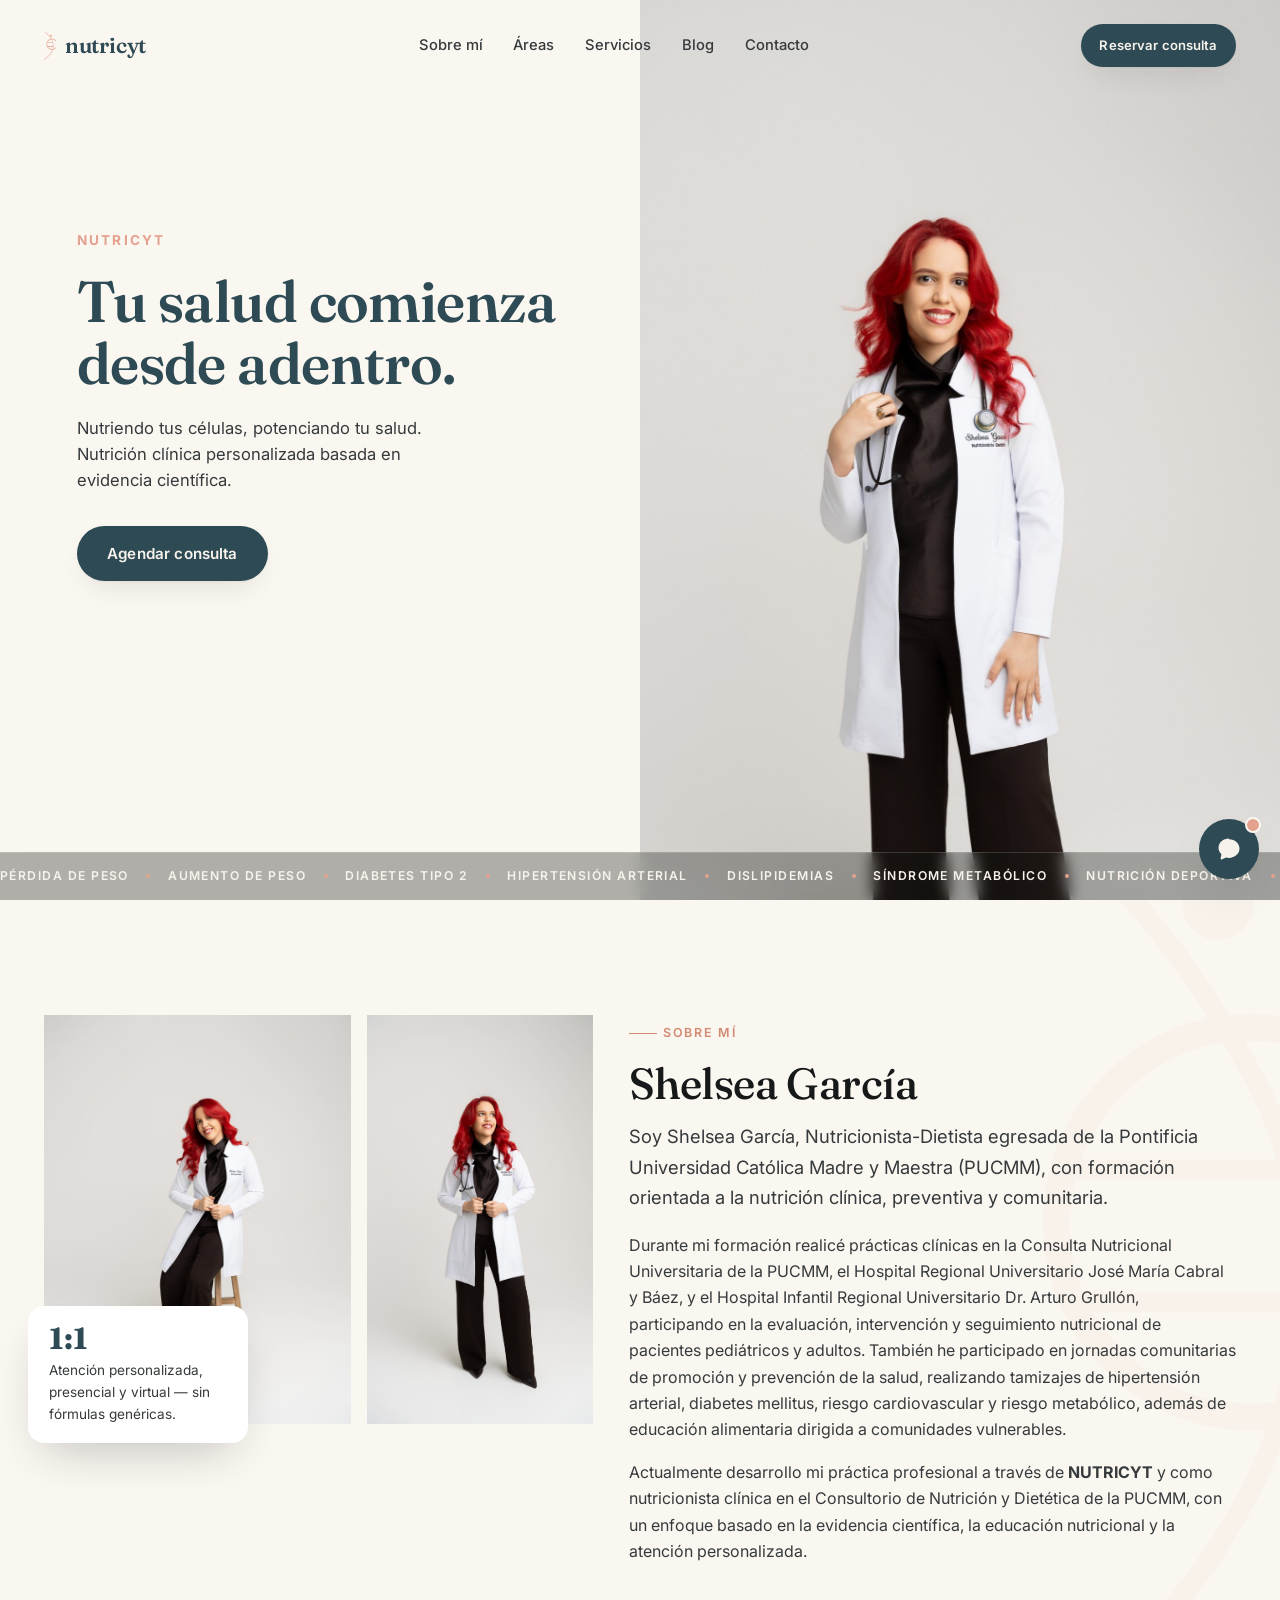
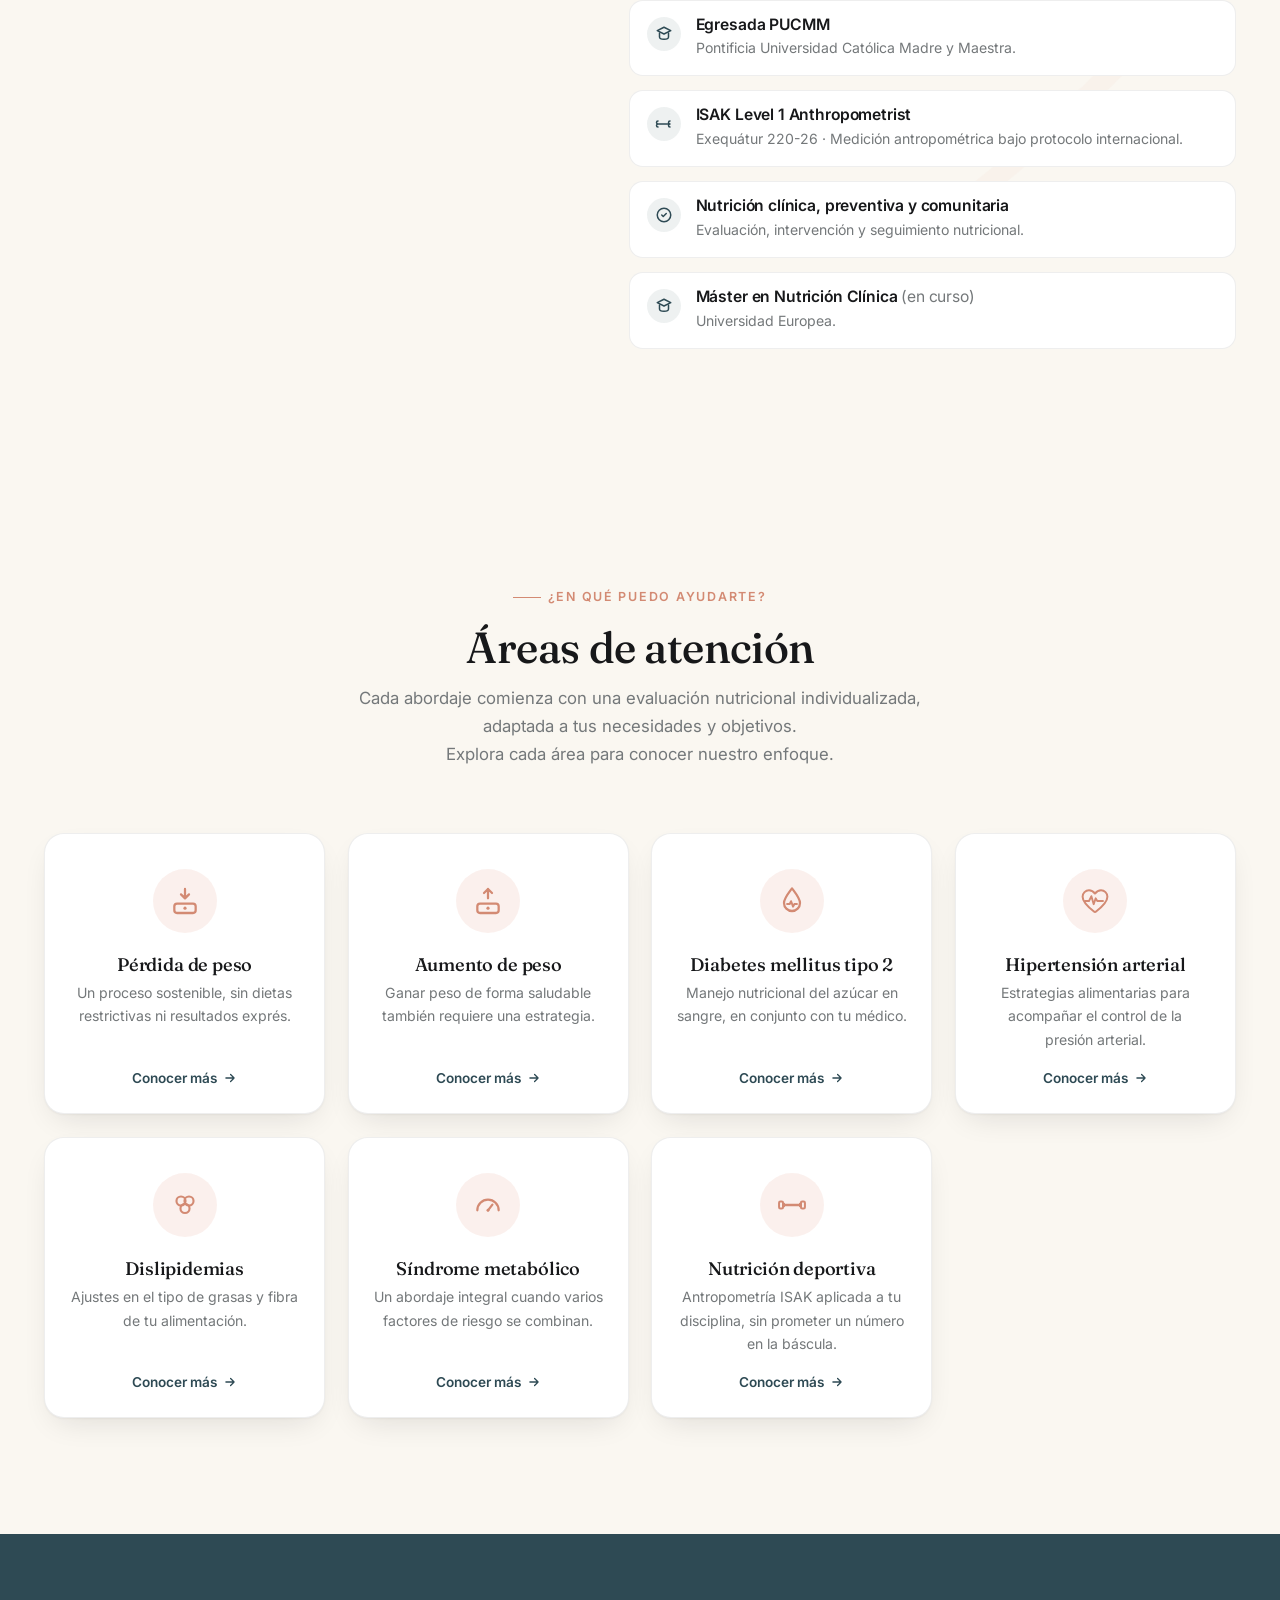
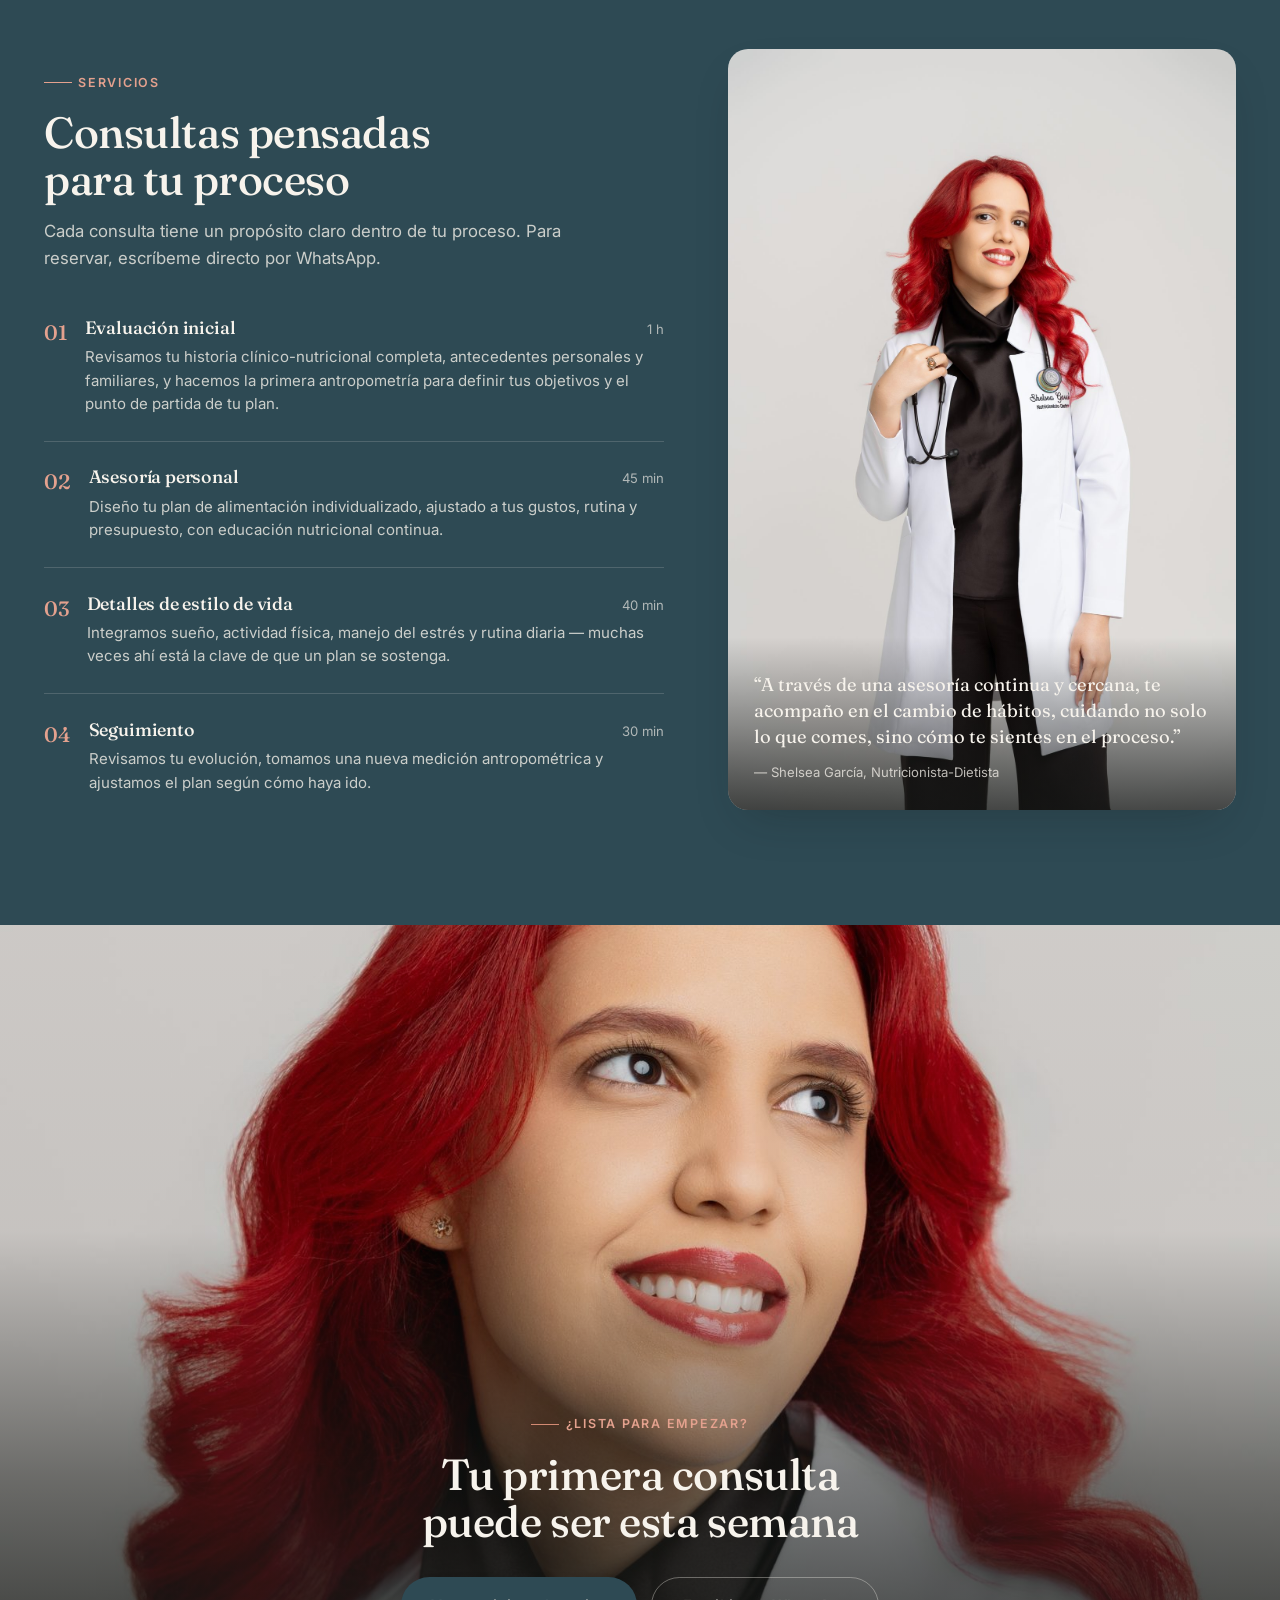
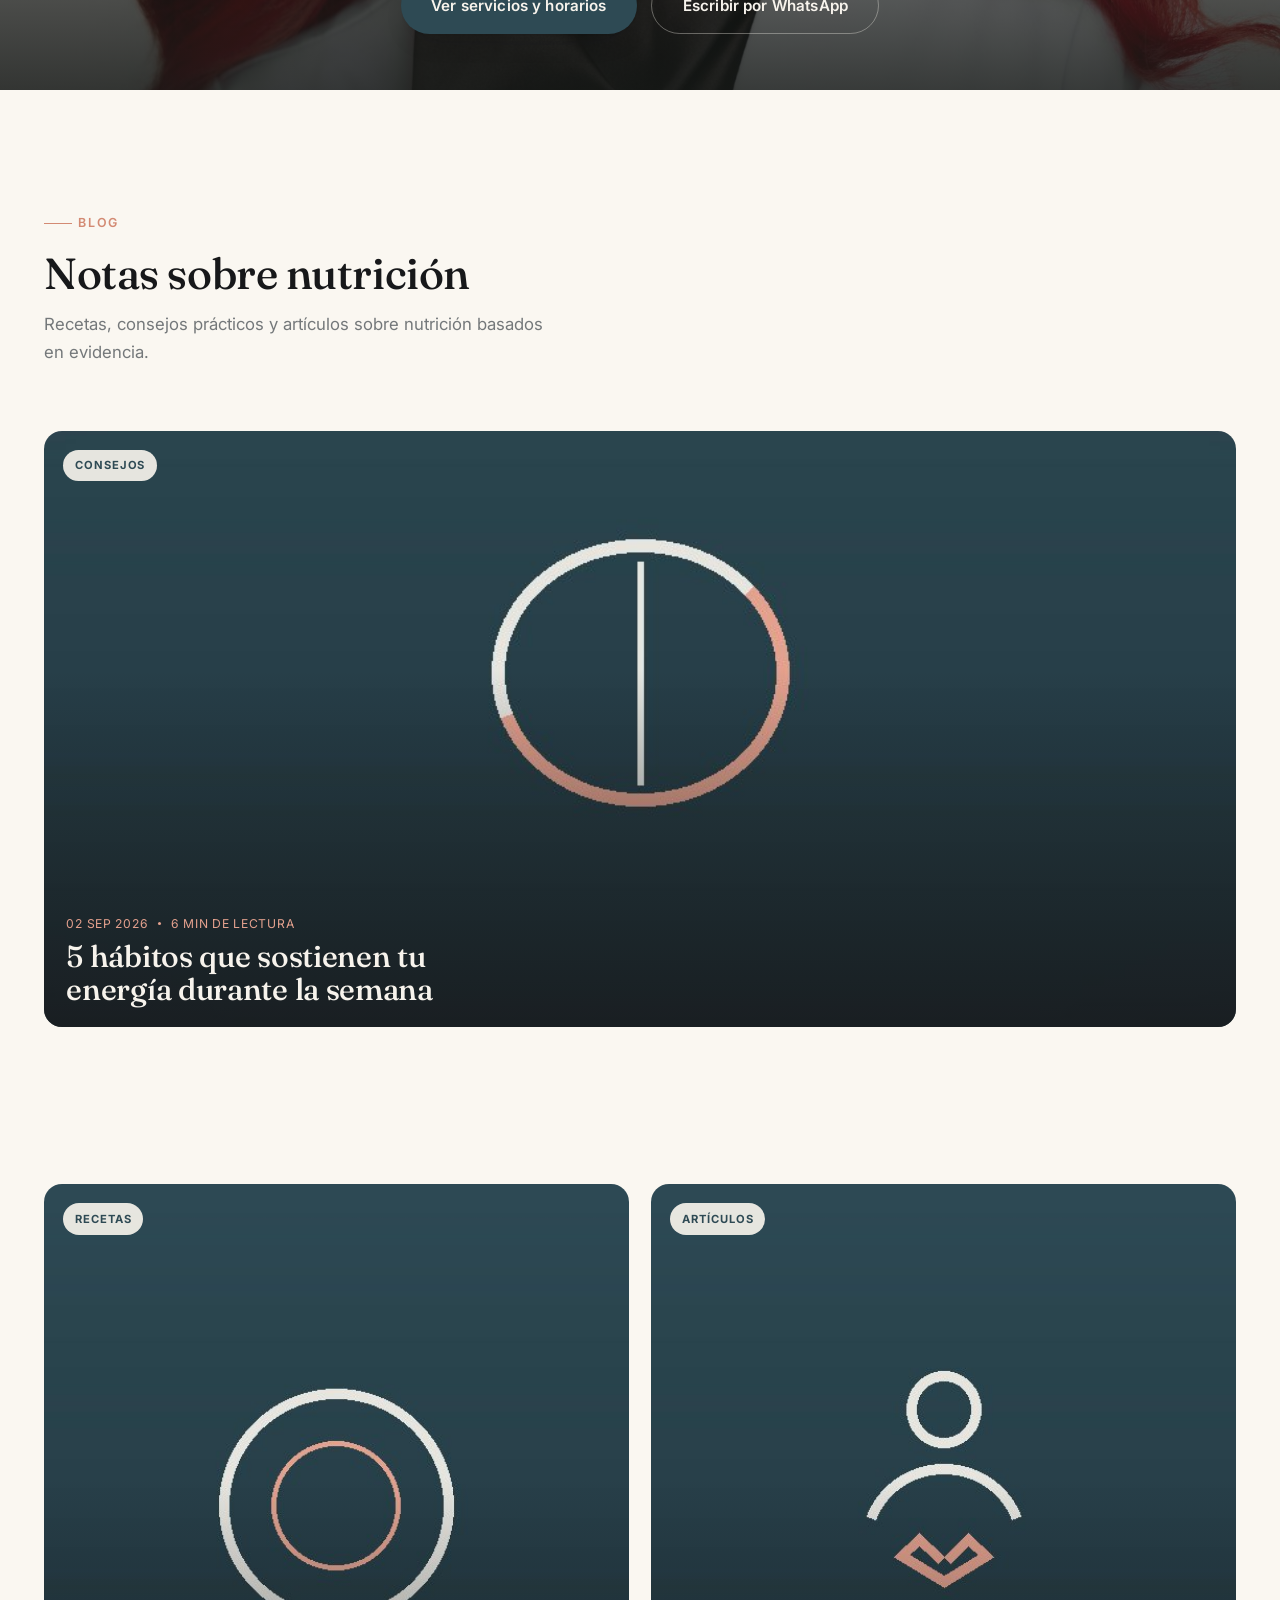
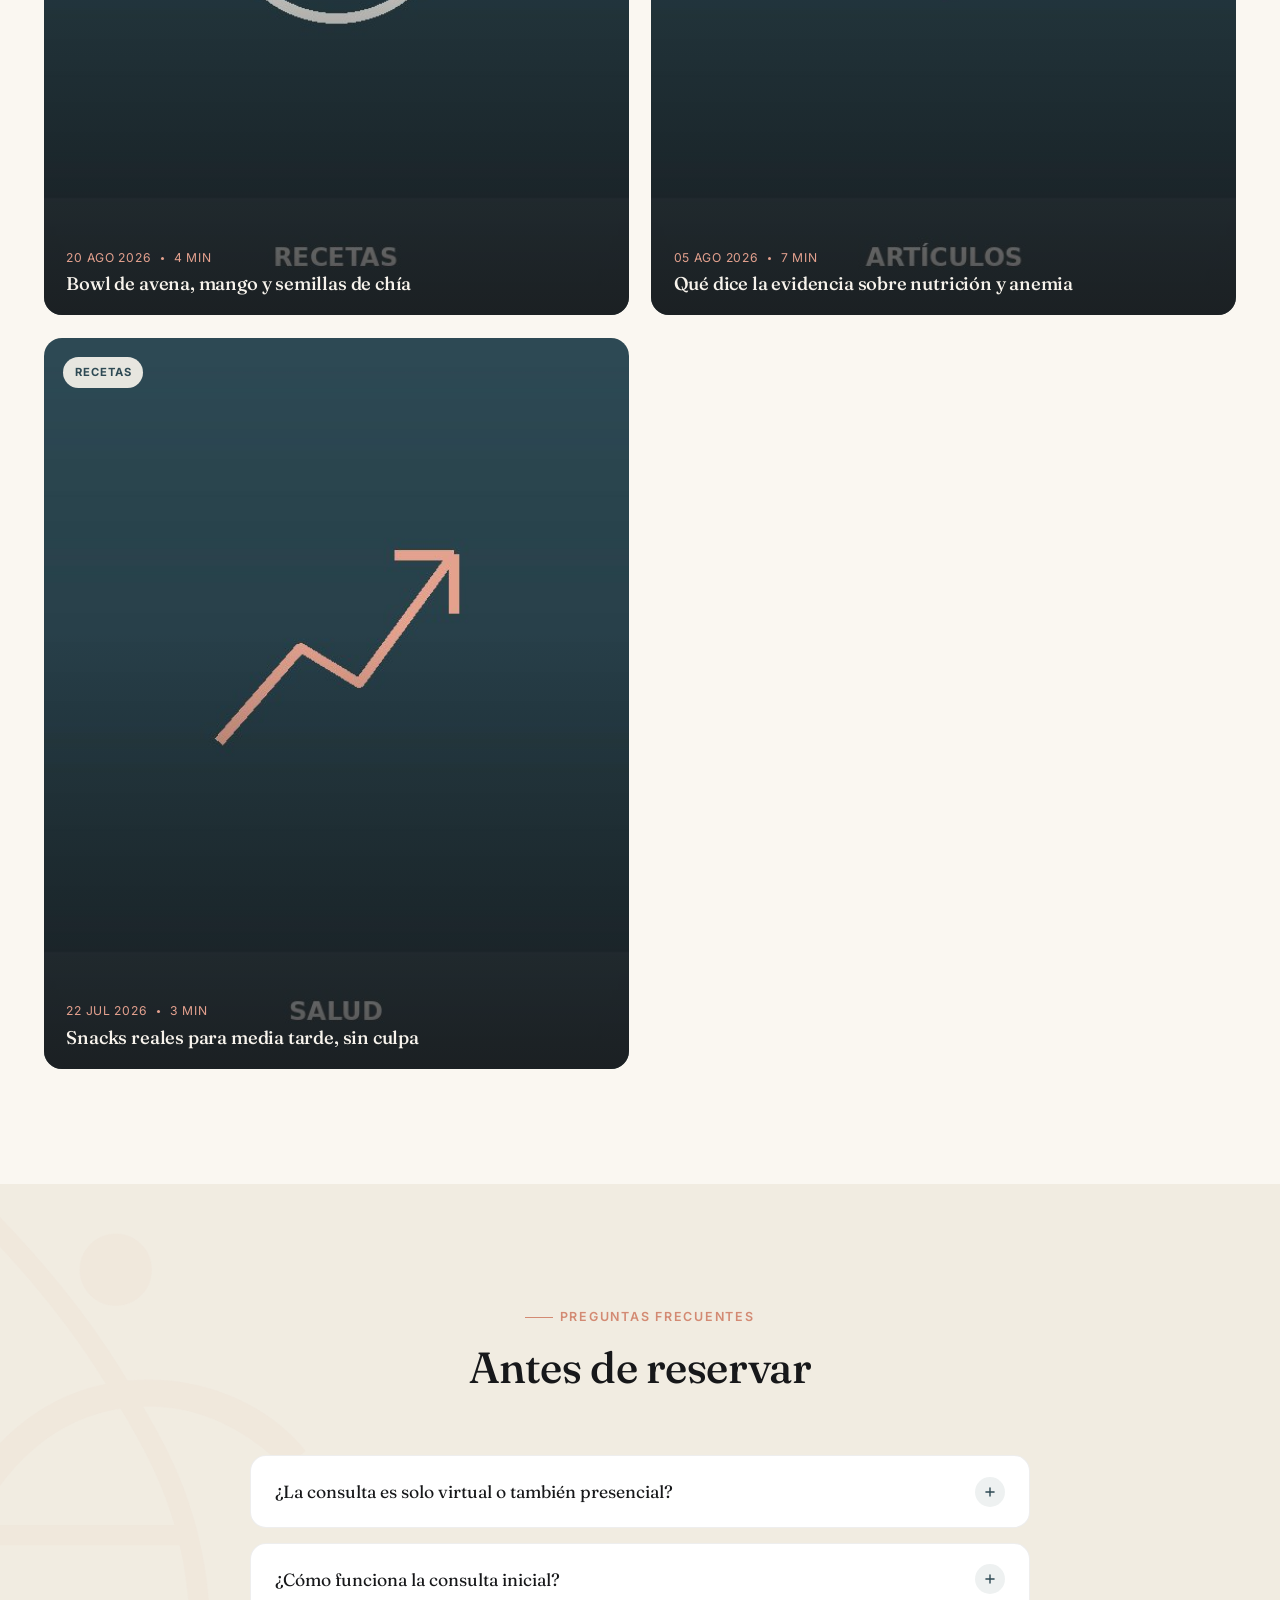
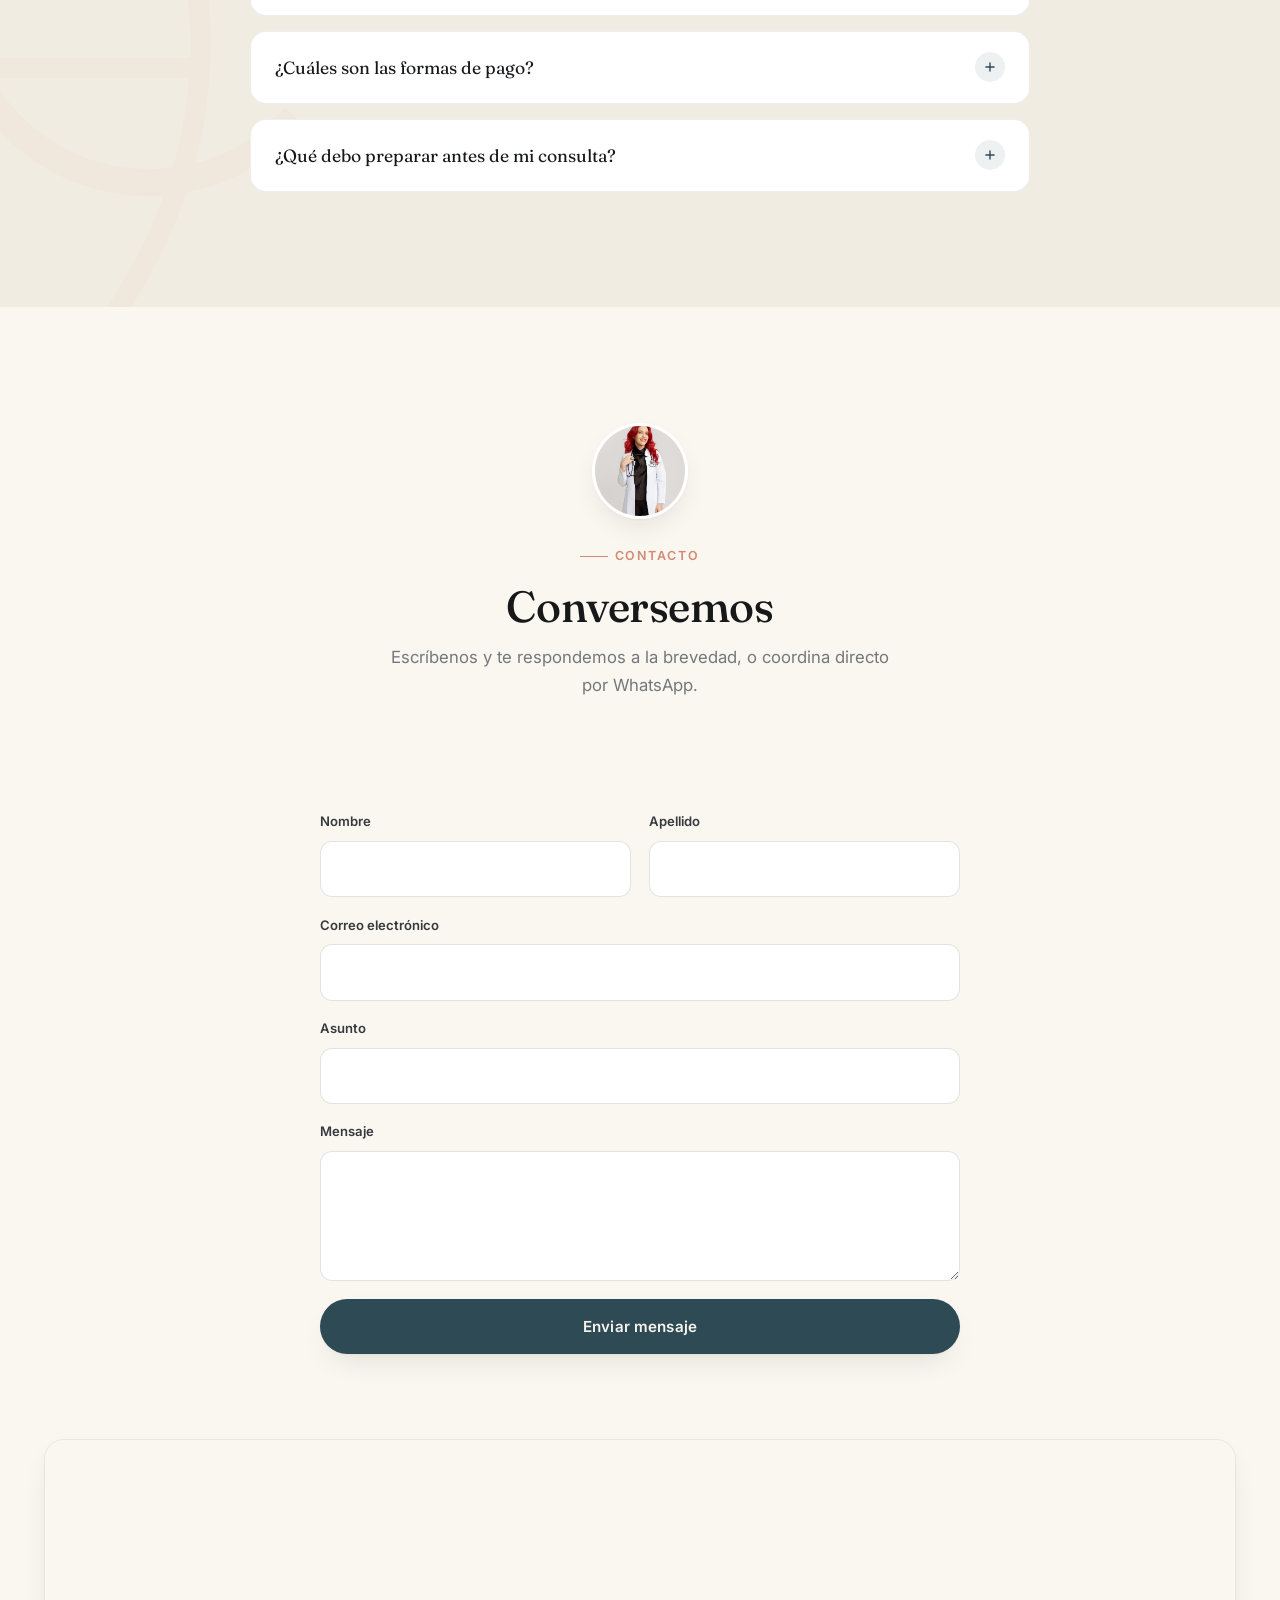
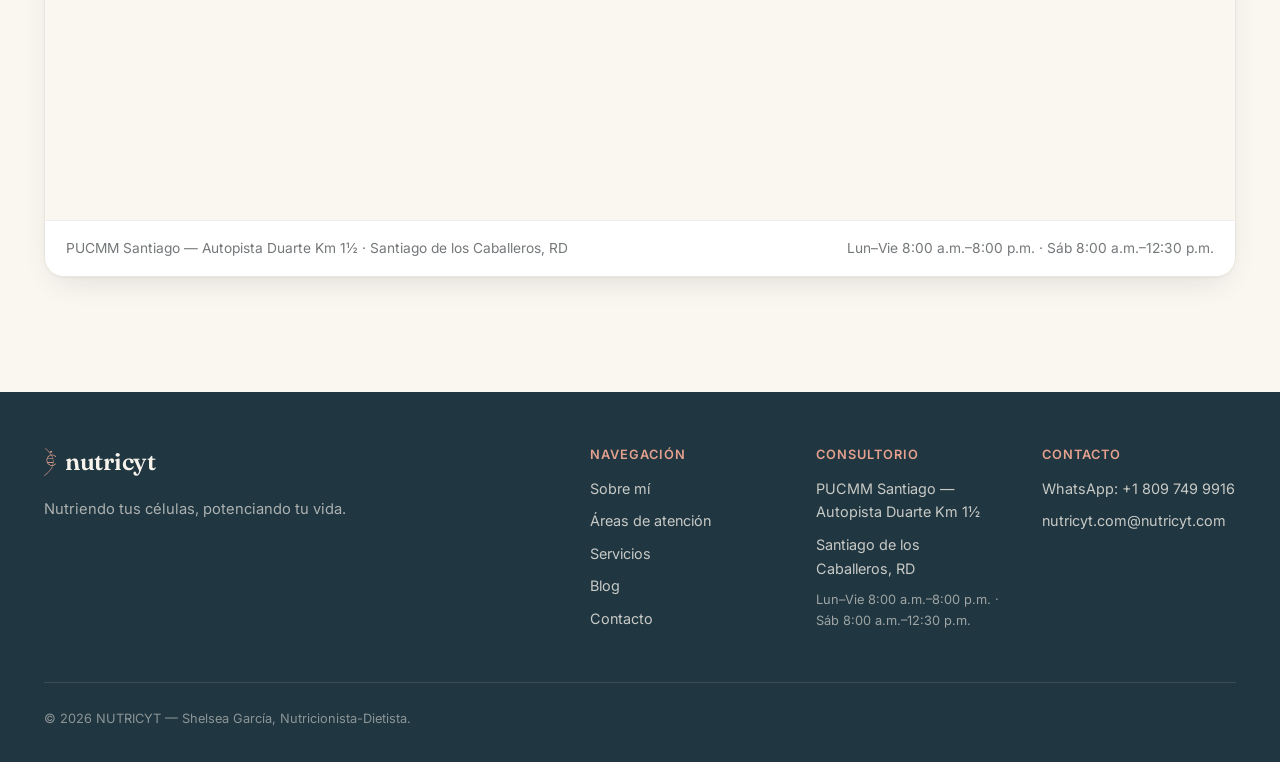
<file: index.html>
<!doctype html>
<html lang="es">
<head>
<meta charset="utf-8">
<meta name="viewport" content="width=device-width, initial-scale=1">
<title>NUTRICYT · Shelsea García — Nutricionista-Dietista</title>
<meta name="description" content="Consultas de nutrición clínica con Shelsea García, Nutricionista-Dietista e ISAK Level 1 Anthropometrist. Nutriendo tus células, potenciando tu vida.">

<link rel="preconnect" href="https://fonts.googleapis.com">
<link rel="preconnect" href="https://fonts.gstatic.com" crossorigin>
<link rel="stylesheet" href="https://fonts.googleapis.com/css2?family=Fraunces:ital,opsz,wght@0,9..144,400;0,9..144,500;0,9..144,600;1,9..144,500&family=Inter:wght@400;500;600;700&display=swap">

<link rel="preload" as="image" href="assets/img/hero-nueva.jpg" fetchpriority="high">
<link rel="stylesheet" href="styles.css?v=20260916">

<link rel="icon" href="data:image/svg+xml,%3Csvg xmlns='http://www.w3.org/2000/svg' viewBox='0 0 32 32'%3E%3Crect width='32' height='32' rx='8' fill='%232e4a54'/%3E%3Cpath d='M11 5c0 0 12 4 12 11s-12 11-12 11' stroke='%23e4a18e' stroke-width='2.2' fill='none' stroke-linecap='round'/%3E%3C/svg%3E">
</head>
<body>
<a class="skip-link" href="#main">Saltar al contenido</a>

<!-- =========================================================
     NAV
     ========================================================= -->
<header class="nav" data-nav>
  <div class="nav-inner">
    <a class="brand" href="#top" aria-label="NUTRICYT — inicio">
      <img class="brand-icon" src="assets/img/logo-icon.png" alt="">
      <span class="brand-word">nutricyt</span>
    </a>

    <nav class="nav-links" aria-label="Navegación principal">
      <a href="#sobre-mi">Sobre mí</a>
      <a href="#areas-atencion">Áreas</a>
      <a href="#servicios">Servicios</a>
      <a href="#blog">Blog</a>
      <a href="#contacto">Contacto</a>
    </nav>

    <div class="nav-actions">
      <a class="btn btn-primary btn-sm nav-cta" href="https://wa.me/18097499916?text=Hola%2C%20quiero%20reservar%20una%20consulta%20de%20nutrici%C3%B3n" target="_blank" rel="noopener">Reservar consulta</a>
      <button class="nav-toggle" data-nav-toggle aria-expanded="false" aria-controls="nav-mobile" aria-label="Abrir menú">
        <span></span><span></span><span></span>
      </button>
    </div>
  </div>
</header>

<!-- Kept OUTSIDE <header>: backdrop-filter on .nav (when scrolled/open) would
     otherwise create a new containing block and break this fixed overlay's sizing. -->
<nav id="nav-mobile" class="nav-mobile" data-nav-mobile aria-label="Navegación móvil">
  <a href="#sobre-mi">Sobre mí</a>
  <a href="#areas-atencion">Áreas de atención</a>
  <a href="#servicios">Servicios</a>
  <a href="#blog">Blog</a>
  <a href="#contacto">Contacto</a>
  <a class="btn btn-primary" href="https://wa.me/18097499916?text=Hola%2C%20quiero%20reservar%20una%20consulta%20de%20nutrici%C3%B3n" target="_blank" rel="noopener">Reservar consulta</a>
</nav>

<main id="main">

  <!-- =========================================================
       HERO
       ========================================================= -->
  <section class="hero hero-split" id="top">
    <div class="hero-split-text">
      <p class="hero-split-brand">Nutricyt</p>
      <h1 class="hero-title hero-impact">Tu salud comienza desde adentro.</h1>
      <p class="hero-sub">Nutriendo tus células, potenciando tu salud.<br>Nutrición clínica personalizada basada en evidencia científica.</p>
      <div class="hero-actions">
        <a class="btn btn-primary" href="https://wa.me/18097499916?text=Hola%2C%20quiero%20reservar%20una%20consulta%20de%20nutrici%C3%B3n" target="_blank" rel="noopener">Agendar consulta</a>
      </div>
    </div>

    <div class="hero-split-media">
      <img data-hero-media src="assets/img/hero-nueva.jpg"
           alt="Shelsea García, nutricionista-dietista, de pie con bata blanca y estetoscopio"
           fetchpriority="high" loading="eager" decoding="sync">
    </div>

    <div class="hero-ticker" aria-hidden="true">
      <div class="hero-ticker-track">
        <span>Pérdida de peso</span><span class="hero-ticker-dot"></span>
        <span>Aumento de peso</span><span class="hero-ticker-dot"></span>
        <span>Diabetes tipo 2</span><span class="hero-ticker-dot"></span>
        <span>Hipertensión arterial</span><span class="hero-ticker-dot"></span>
        <span>Dislipidemias</span><span class="hero-ticker-dot"></span>
        <span>Síndrome metabólico</span><span class="hero-ticker-dot"></span>
        <span>Nutrición deportiva</span><span class="hero-ticker-dot"></span>
        <span>Pérdida de peso</span><span class="hero-ticker-dot"></span>
        <span>Aumento de peso</span><span class="hero-ticker-dot"></span>
        <span>Diabetes tipo 2</span><span class="hero-ticker-dot"></span>
        <span>Hipertensión arterial</span><span class="hero-ticker-dot"></span>
        <span>Dislipidemias</span><span class="hero-ticker-dot"></span>
        <span>Síndrome metabólico</span><span class="hero-ticker-dot"></span>
        <span>Nutrición deportiva</span><span class="hero-ticker-dot"></span>
      </div>
    </div>
  </section>

  <!-- =========================================================
       SOBRE MÍ
       ========================================================= -->
  <section class="section has-watermark" id="sobre-mi">
    <div class="brand-watermark" aria-hidden="true"><img src="assets/img/logo-icon-watermark.png" alt=""></div>
    <div class="container about-grid">

      <div class="about-media reveal">
        <div>
          <a class="ph-1" href="assets/img/banquito-sentada.jpg" aria-label="Ver foto completa">
            <img src="assets/img/banquito-sentada.jpg" alt="Shelsea García sentada en un banquito de madera, con bata blanca" loading="lazy" decoding="async">
          </a>
        </div>
        <div>
          <a class="ph-2" href="assets/img/mirada-lateral.jpg" aria-label="Ver foto completa">
            <img src="assets/img/mirada-lateral.jpg" alt="Shelsea García de pie, con bata blanca, mirando hacia un lado" loading="lazy" decoding="async">
          </a>
        </div>
        <div class="about-badge">
          <strong>1:1</strong>
          Atención personalizada, presencial y virtual — sin fórmulas genéricas.
        </div>
      </div>

      <div class="about-text reveal">
        <p class="eyebrow">Sobre mí</p>
        <h2 class="section-title">Shelsea García</h2>
        <p class="lede">Soy Shelsea García, Nutricionista-Dietista egresada de la Pontificia Universidad Católica Madre y Maestra (PUCMM), con formación orientada a la nutrición clínica, preventiva y comunitaria.</p>
        <p>Durante mi formación realicé prácticas clínicas en la Consulta Nutricional Universitaria de la PUCMM, el Hospital Regional Universitario José María Cabral y Báez, y el Hospital Infantil Regional Universitario Dr. Arturo Grullón, participando en la evaluación, intervención y seguimiento nutricional de pacientes pediátricos y adultos. También he participado en jornadas comunitarias de promoción y prevención de la salud, realizando tamizajes de hipertensión arterial, diabetes mellitus, riesgo cardiovascular y riesgo metabólico, además de educación alimentaria dirigida a comunidades vulnerables.</p>
        <p>Actualmente desarrollo mi práctica profesional a través de <strong>NUTRICYT</strong> y como nutricionista clínica en el Consultorio de Nutrición y Dietética de la PUCMM, con un enfoque basado en la evidencia científica, la educación nutricional y la atención personalizada.</p>

        <div class="credentials">
          <div class="credential">
            <span class="credential-icon" aria-hidden="true">
              <svg width="18" height="18" viewBox="0 0 24 24" fill="none"><path d="M12 3l9 4.5-9 4.5-9-4.5L12 3z" stroke="currentColor" stroke-width="2" stroke-linejoin="round"/><path d="M6 10.5V16c0 1.5 2.7 3 6 3s6-1.5 6-3v-5.5" stroke="currentColor" stroke-width="2" stroke-linecap="round"/></svg>
            </span>
            <div>
              <h3>Egresada PUCMM</h3>
              <p>Pontificia Universidad Católica Madre y Maestra.</p>
            </div>
          </div>
          <div class="credential">
            <span class="credential-icon" aria-hidden="true">
              <svg width="18" height="18" viewBox="0 0 24 24" fill="none"><path d="M4 12h16M4 12a2 2 0 100 4M4 12a2 2 0 110-4M20 12a2 2 0 100 4M20 12a2 2 0 110-4" stroke="currentColor" stroke-width="2" stroke-linecap="round"/></svg>
            </span>
            <div>
              <h3>ISAK Level 1 Anthropometrist</h3>
              <p>Exequátur 220-26 · Medición antropométrica bajo protocolo internacional.</p>
            </div>
          </div>
          <div class="credential">
            <span class="credential-icon" aria-hidden="true">
              <svg width="18" height="18" viewBox="0 0 24 24" fill="none"><path d="M9 12l2 2 4-4" stroke="currentColor" stroke-width="2" stroke-linecap="round" stroke-linejoin="round"/><circle cx="12" cy="12" r="9" stroke="currentColor" stroke-width="2"/></svg>
            </span>
            <div>
              <h3>Nutrición clínica, preventiva y comunitaria</h3>
              <p>Evaluación, intervención y seguimiento nutricional.</p>
            </div>
          </div>
          <div class="credential">
            <span class="credential-icon" aria-hidden="true">
              <svg width="18" height="18" viewBox="0 0 24 24" fill="none"><path d="M12 3l9 4.5-9 4.5-9-4.5L12 3z" stroke="currentColor" stroke-width="2" stroke-linejoin="round"/><path d="M6 10.5V16c0 1.5 2.7 3 6 3s6-1.5 6-3v-5.5" stroke="currentColor" stroke-width="2" stroke-linecap="round"/></svg>
            </span>
            <div>
              <h3>Máster en Nutrición Clínica <em style="font-style:normal;color:var(--ink-mute);font-weight:400;">(en curso)</em></h3>
              <p>Universidad Europea.</p>
            </div>
          </div>
        </div>
      </div>

    </div>
  </section>

  <!-- =========================================================
       ÁREAS DE ATENCIÓN
       ========================================================= -->
  <section class="section" id="areas-atencion">
    <div class="container">
      <div class="section-head center reveal">
        <p class="eyebrow" style="justify-content:center;">¿En qué puedo ayudarte?</p>
        <h2 class="section-title">Áreas de atención</h2>
        <p class="section-sub" style="margin-inline:auto;">Cada abordaje comienza con una evaluación nutricional individualizada, adaptada a tus necesidades y objetivos.<br>Explora cada área para conocer nuestro enfoque.</p>
      </div>

      <div class="areas-grid reveal-stagger">
        <a class="area-card" href="areas/perdida-de-peso.html">
          <div class="area-icon-wrap"><span class="area-icon" aria-hidden="true"><svg viewBox="0 0 24 24" fill="none"><rect x="4" y="14" width="16" height="7" rx="2" stroke="currentColor" stroke-width="1.7"/><circle cx="12" cy="17.4" r="1.2" fill="currentColor"/><path d="M12 3v7M9 7l3 3 3-3" stroke="currentColor" stroke-width="1.7" stroke-linecap="round" stroke-linejoin="round"/></svg></span></div>
          <div class="area-body">
            <h3 class="area-title">Pérdida de peso</h3>
            <p class="area-desc">Un proceso sostenible, sin dietas restrictivas ni resultados exprés.</p>
            <span class="area-link">Conocer más <svg width="14" height="14" viewBox="0 0 24 24" fill="none" aria-hidden="true"><path d="M5 12h14M13 6l6 6-6 6" stroke="currentColor" stroke-width="2.2" stroke-linecap="round" stroke-linejoin="round"/></svg></span>
          </div>
        </a>

        <a class="area-card" href="areas/aumento-de-peso.html">
          <div class="area-icon-wrap"><span class="area-icon" aria-hidden="true"><svg viewBox="0 0 24 24" fill="none"><rect x="4" y="14" width="16" height="7" rx="2" stroke="currentColor" stroke-width="1.7"/><circle cx="12" cy="17.4" r="1.2" fill="currentColor"/><path d="M12 10V3M9 6l3-3 3 3" stroke="currentColor" stroke-width="1.7" stroke-linecap="round" stroke-linejoin="round"/></svg></span></div>
          <div class="area-body">
            <h3 class="area-title">Aumento de peso</h3>
            <p class="area-desc">Ganar peso de forma saludable también requiere una estrategia.</p>
            <span class="area-link">Conocer más <svg width="14" height="14" viewBox="0 0 24 24" fill="none" aria-hidden="true"><path d="M5 12h14M13 6l6 6-6 6" stroke="currentColor" stroke-width="2.2" stroke-linecap="round" stroke-linejoin="round"/></svg></span>
          </div>
        </a>

        <a class="area-card" href="areas/diabetes-tipo-2.html">
          <div class="area-icon-wrap"><span class="area-icon" aria-hidden="true"><svg viewBox="0 0 24 24" fill="none"><path d="M12 2.5c3 4 6 7.5 6 11a6 6 0 11-12 0c0-3.5 3-7 6-11z" stroke="currentColor" stroke-width="1.7" stroke-linejoin="round"/><path d="M8.3 14.2h2l1-2 1.5 4 1-2h1.9" stroke="currentColor" stroke-width="1.5" stroke-linecap="round" stroke-linejoin="round"/></svg></span></div>
          <div class="area-body">
            <h3 class="area-title">Diabetes mellitus tipo 2</h3>
            <p class="area-desc">Manejo nutricional del azúcar en sangre, en conjunto con tu médico.</p>
            <span class="area-link">Conocer más <svg width="14" height="14" viewBox="0 0 24 24" fill="none" aria-hidden="true"><path d="M5 12h14M13 6l6 6-6 6" stroke="currentColor" stroke-width="2.2" stroke-linecap="round" stroke-linejoin="round"/></svg></span>
          </div>
        </a>

        <a class="area-card" href="areas/hipertension-arterial.html">
          <div class="area-icon-wrap"><span class="area-icon" aria-hidden="true"><svg viewBox="0 0 24 24" fill="none"><path d="M12 20.2c-.3 0-.6-.1-.8-.3C7 16.6 2.7 13 2.7 8.8 2.7 6 4.9 4 7.5 4c1.7 0 3.3.9 4.5 2.4C13.2 4.9 14.8 4 16.5 4c2.6 0 4.8 2 4.8 4.8 0 4.2-4.3 7.8-8.5 11.1-.2.2-.5.3-.8.3z" stroke="currentColor" stroke-width="1.5" stroke-linejoin="round"/><path d="M4.5 12h3l1.8-3.6 1.7 6 1.5-4.4 1.2 2h4.3" stroke="currentColor" stroke-width="1.4" stroke-linecap="round" stroke-linejoin="round"/></svg></span></div>
          <div class="area-body">
            <h3 class="area-title">Hipertensión arterial</h3>
            <p class="area-desc">Estrategias alimentarias para acompañar el control de la presión arterial.</p>
            <span class="area-link">Conocer más <svg width="14" height="14" viewBox="0 0 24 24" fill="none" aria-hidden="true"><path d="M5 12h14M13 6l6 6-6 6" stroke="currentColor" stroke-width="2.2" stroke-linecap="round" stroke-linejoin="round"/></svg></span>
          </div>
        </a>

        <a class="area-card" href="areas/dislipidemias.html">
          <div class="area-icon-wrap"><span class="area-icon" aria-hidden="true"><svg viewBox="0 0 24 24" fill="none"><circle cx="9" cy="9" r="3.4" stroke="currentColor" stroke-width="1.6"/><circle cx="15" cy="9" r="3.4" stroke="currentColor" stroke-width="1.6"/><circle cx="12" cy="14.6" r="3.4" stroke="currentColor" stroke-width="1.6"/></svg></span></div>
          <div class="area-body">
            <h3 class="area-title">Dislipidemias</h3>
            <p class="area-desc">Ajustes en el tipo de grasas y fibra de tu alimentación.</p>
            <span class="area-link">Conocer más <svg width="14" height="14" viewBox="0 0 24 24" fill="none" aria-hidden="true"><path d="M5 12h14M13 6l6 6-6 6" stroke="currentColor" stroke-width="2.2" stroke-linecap="round" stroke-linejoin="round"/></svg></span>
          </div>
        </a>

        <a class="area-card" href="areas/sindrome-metabolico.html">
          <div class="area-icon-wrap"><span class="area-icon" aria-hidden="true"><svg viewBox="0 0 24 24" fill="none"><path d="M4 16a8 8 0 1116 0" stroke="currentColor" stroke-width="1.7" stroke-linecap="round"/><path d="M12 16l3.3-4.3" stroke="currentColor" stroke-width="1.7" stroke-linecap="round"/><circle cx="12" cy="16" r="1.1" fill="currentColor"/></svg></span></div>
          <div class="area-body">
            <h3 class="area-title">Síndrome metabólico</h3>
            <p class="area-desc">Un abordaje integral cuando varios factores de riesgo se combinan.</p>
            <span class="area-link">Conocer más <svg width="14" height="14" viewBox="0 0 24 24" fill="none" aria-hidden="true"><path d="M5 12h14M13 6l6 6-6 6" stroke="currentColor" stroke-width="2.2" stroke-linecap="round" stroke-linejoin="round"/></svg></span>
          </div>
        </a>

        <a class="area-card" href="areas/nutricion-deportiva.html">
          <div class="area-icon-wrap"><span class="area-icon" aria-hidden="true"><svg viewBox="0 0 24 24" fill="none"><path d="M6 12h12" stroke="currentColor" stroke-width="1.7" stroke-linecap="round"/><rect x="2.3" y="9.3" width="3" height="5.4" rx="1" stroke="currentColor" stroke-width="1.5"/><rect x="18.7" y="9.3" width="3" height="5.4" rx="1" stroke="currentColor" stroke-width="1.5"/><rect x="4.7" y="10.4" width="2" height="3.2" fill="currentColor"/><rect x="17.3" y="10.4" width="2" height="3.2" fill="currentColor"/></svg></span></div>
          <div class="area-body">
            <h3 class="area-title">Nutrición deportiva</h3>
            <p class="area-desc">Antropometría ISAK aplicada a tu disciplina, sin prometer un número en la báscula.</p>
            <span class="area-link">Conocer más <svg width="14" height="14" viewBox="0 0 24 24" fill="none" aria-hidden="true"><path d="M5 12h14M13 6l6 6-6 6" stroke="currentColor" stroke-width="2.2" stroke-linecap="round" stroke-linejoin="round"/></svg></span>
          </div>
        </a>
      </div>
    </div>
  </section>

  <!-- =========================================================
       SERVICIOS
       ========================================================= -->
  <section class="services-band" id="servicios">
    <div class="container services-band-grid">
      <div class="services-band-text reveal">
        <p class="eyebrow eyebrow-on-dark">Servicios</p>
        <h2 class="section-title services-band-title">Consultas pensadas para tu proceso</h2>
        <p class="services-band-sub">Cada consulta tiene un propósito claro dentro de tu proceso. Para reservar, escríbeme directo por WhatsApp.</p>

        <ol class="services-list">
          <li>
            <span class="services-list-num">01</span>
            <div class="services-list-body">
              <div class="services-list-head">
                <h3>Evaluación inicial</h3>
                <span class="services-list-meta">1 h</span>
              </div>
              <p>Revisamos tu historia clínico-nutricional completa, antecedentes personales y familiares, y hacemos la primera antropometría para definir tus objetivos y el punto de partida de tu plan.</p>
            </div>
          </li>
          <li>
            <span class="services-list-num">02</span>
            <div class="services-list-body">
              <div class="services-list-head">
                <h3>Asesoría personal</h3>
                <span class="services-list-meta">45 min</span>
              </div>
              <p>Diseño tu plan de alimentación individualizado, ajustado a tus gustos, rutina y presupuesto, con educación nutricional continua.</p>
            </div>
          </li>
          <li>
            <span class="services-list-num">03</span>
            <div class="services-list-body">
              <div class="services-list-head">
                <h3>Detalles de estilo de vida</h3>
                <span class="services-list-meta">40 min</span>
              </div>
              <p>Integramos sueño, actividad física, manejo del estrés y rutina diaria — muchas veces ahí está la clave de que un plan se sostenga.</p>
            </div>
          </li>
          <li>
            <span class="services-list-num">04</span>
            <div class="services-list-body">
              <div class="services-list-head">
                <h3>Seguimiento</h3>
                <span class="services-list-meta">30 min</span>
              </div>
              <p>Revisamos tu evolución, tomamos una nueva medición antropométrica y ajustamos el plan según cómo haya ido.</p>
            </div>
          </li>
        </ol>

      </div>

      <div class="services-band-media reveal">
        <img src="assets/img/retrato-bata-manos.jpg" alt="Shelsea García sonriendo, con bata blanca" loading="lazy" decoding="async">
        <div class="services-band-quote">
          <p>“A través de una asesoría continua y cercana, te acompaño en el cambio de hábitos, cuidando no solo lo que comes, sino cómo te sientes en el proceso.”</p>
          <span>— Shelsea García, Nutricionista-Dietista</span>
        </div>
      </div>
    </div>
  </section>

  <!-- =========================================================
       CTA BAND
       ========================================================= -->
  <section class="cta-band">
    <div class="cta-band-media">
      <img src="assets/img/closeup-lateral.jpg" alt="Retrato de Shelsea García sonriendo, con su nombre y título bordados en la bata" loading="lazy" decoding="async">
    </div>
    <div class="cta-band-inner container reveal">
      <p class="eyebrow" style="justify-content:center;">¿Lista para empezar?</p>
      <h2 class="section-title">Tu primera consulta puede ser esta semana</h2>
      <div class="hero-actions" style="justify-content:center;">
        <a class="btn btn-primary" href="#servicios">Ver servicios y horarios</a>
        <a class="btn btn-ghost btn-on-dark" href="https://wa.me/18097499916?text=Hola%2C%20quiero%20informaci%C3%B3n%20sobre%20tus%20consultas%20de%20nutrici%C3%B3n" target="_blank" rel="noopener">Escribir por WhatsApp</a>
      </div>
    </div>
  </section>

  <!-- =========================================================
       BLOG
       ========================================================= -->
  <section class="section" id="blog">
    <div class="container">
      <div class="section-head reveal">
        <p class="eyebrow">Blog</p>
        <h2 class="section-title">Notas sobre nutrición</h2>
        <p class="section-sub">Recetas, consejos prácticos y artículos sobre nutrición basados en evidencia.</p>
      </div>

      <div class="blog-grid reveal-stagger">
        <a class="blog-card is-featured" href="#blog">
          <span class="blog-tag">Consejos</span>
          <img src="assets/img/blog-consejos.jpg" alt="Consejos para sostener la energía durante la semana" loading="lazy" decoding="async">
          <div class="blog-info">
            <div class="blog-meta"><span>02 sep 2026</span><span class="dot"></span><span>6 min de lectura</span></div>
            <h3 class="blog-title">5 hábitos que sostienen tu energía durante la semana</h3>
          </div>
        </a>

        <a class="blog-card" href="#blog">
          <span class="blog-tag">Recetas</span>
          <img src="assets/img/blog-recetas.jpg" alt="Bowl de avena, mango y semillas de chía" loading="lazy" decoding="async">
          <div class="blog-info">
            <div class="blog-meta"><span>20 ago 2026</span><span class="dot"></span><span>4 min</span></div>
            <h3 class="blog-title">Bowl de avena, mango y semillas de chía</h3>
          </div>
        </a>

        <a class="blog-card" href="#blog">
          <span class="blog-tag">Artículos</span>
          <img src="assets/img/blog-anemia.jpg" alt="Qué dice la evidencia sobre nutrición y anemia" loading="lazy" decoding="async">
          <div class="blog-info">
            <div class="blog-meta"><span>05 ago 2026</span><span class="dot"></span><span>7 min</span></div>
            <h3 class="blog-title">Qué dice la evidencia sobre nutrición y anemia</h3>
          </div>
        </a>

        <a class="blog-card" href="#blog">
          <span class="blog-tag">Recetas</span>
          <img src="assets/img/blog-enfermedades.jpg" alt="Snacks reales para media tarde" loading="lazy" decoding="async">
          <div class="blog-info">
            <div class="blog-meta"><span>22 jul 2026</span><span class="dot"></span><span>3 min</span></div>
            <h3 class="blog-title">Snacks reales para media tarde, sin culpa</h3>
          </div>
        </a>
      </div>
    </div>
  </section>

  <!-- =========================================================
       FAQ
       ========================================================= -->
  <section class="section section-alt has-watermark" id="faq">
    <div class="brand-watermark brand-watermark-left" aria-hidden="true"><img src="assets/img/logo-icon-watermark.png" alt=""></div>
    <div class="container">
      <div class="section-head center reveal">
        <p class="eyebrow" style="justify-content:center;">Preguntas frecuentes</p>
        <h2 class="section-title">Antes de reservar</h2>
      </div>

      <div class="faq-list reveal">
        <details class="faq-item">
          <summary>
            ¿La consulta es solo virtual o también presencial?
            <span class="faq-icon" aria-hidden="true"><svg width="14" height="14" viewBox="0 0 24 24" fill="none"><path d="M12 5v14M5 12h14" stroke="currentColor" stroke-width="2.4" stroke-linecap="round"/></svg></span>
          </summary>
          <p class="faq-answer">Ambas modalidades están disponibles. Puedes reservar tu cita presencial en consultorio o una consulta virtual por videollamada, según lo que te resulte más cómodo.</p>
        </details>

        <details class="faq-item">
          <summary>
            ¿Cómo funciona la consulta inicial?
            <span class="faq-icon" aria-hidden="true"><svg width="14" height="14" viewBox="0 0 24 24" fill="none"><path d="M12 5v14M5 12h14" stroke="currentColor" stroke-width="2.4" stroke-linecap="round"/></svg></span>
          </summary>
          <p class="faq-answer">Revisamos tu historia clínico-nutricional, hábitos actuales y objetivos, y se realiza la evaluación antropométrica. Con esa información se diseña tu plan inicial y los próximos pasos de seguimiento.</p>
        </details>

        <details class="faq-item">
          <summary>
            ¿Cuáles son las formas de pago?
            <span class="faq-icon" aria-hidden="true"><svg width="14" height="14" viewBox="0 0 24 24" fill="none"><path d="M12 5v14M5 12h14" stroke="currentColor" stroke-width="2.4" stroke-linecap="round"/></svg></span>
          </summary>
          <p class="faq-answer">En consulta presencial se acepta efectivo. Para consultas virtuales, el pago se realiza por transferencia bancaria antes de la cita.</p>
        </details>

        <details class="faq-item">
          <summary>
            ¿Qué debo preparar antes de mi consulta?
            <span class="faq-icon" aria-hidden="true"><svg width="14" height="14" viewBox="0 0 24 24" fill="none"><path d="M12 5v14M5 12h14" stroke="currentColor" stroke-width="2.4" stroke-linecap="round"/></svg></span>
          </summary>
          <p class="faq-answer">Si tienes exámenes de laboratorio recientes, tráelos o envíalos antes de la cita. Para la evaluación antropométrica, usa ropa cómoda y ligera.</p>
        </details>
      </div>
    </div>
  </section>

  <!-- =========================================================
       CONTACTO
       ========================================================= -->
  <section class="section" id="contacto">
    <div class="container contact-layout">
      <div class="section-head center reveal">
        <div class="contact-avatar">
          <img src="assets/img/retrato-bata-manos.jpg" alt="Shelsea García sonriendo, con bata blanca" loading="lazy" decoding="async">
        </div>
        <p class="eyebrow" style="justify-content:center;">Contacto</p>
        <h2 class="section-title">Conversemos</h2>
        <p class="section-sub" style="margin-inline:auto;">Escríbenos y te respondemos a la brevedad, o coordina directo por WhatsApp.</p>
      </div>

      <form class="contact-form reveal" data-contact-form novalidate>
        <div class="form-row">
          <div class="field">
            <label for="f-nombre">Nombre</label>
            <input id="f-nombre" name="nombre" type="text" autocomplete="given-name" required>
          </div>
          <div class="field">
            <label for="f-apellido">Apellido</label>
            <input id="f-apellido" name="apellido" type="text" autocomplete="family-name" required>
          </div>
        </div>
        <div class="field">
          <label for="f-email">Correo electrónico</label>
          <input id="f-email" name="email" type="email" autocomplete="email" required>
        </div>
        <div class="field">
          <label for="f-asunto">Asunto</label>
          <input id="f-asunto" name="asunto" type="text" required>
        </div>
        <div class="field">
          <label for="f-mensaje">Mensaje</label>
          <textarea id="f-mensaje" name="mensaje" required></textarea>
        </div>
        <button class="btn btn-primary btn-block" type="submit">Enviar mensaje</button>
        <p class="form-status" data-form-status role="status" aria-live="polite"></p>
      </form>

      <div class="contact-map reveal">
        <!-- EDITA AQUÍ: reemplaza bbox/marker por la ubicación real del consultorio -->
        <iframe
          src="https://www.openstreetmap.org/export/embed.html?bbox=-70.6691%2C19.4562%2C-70.6391%2C19.4862&layer=mapnik&marker=19.4712%2C-70.6541"
          loading="lazy" title="Ubicación del consultorio NUTRICYT" aria-label="Mapa de ubicación del consultorio"></iframe>
        <div class="map-caption">
          <span>PUCMM Santiago — Autopista Duarte Km 1½ · Santiago de los Caballeros, RD</span>
          <span>Lun–Vie 8:00 a.m.–8:00 p.m. · Sáb 8:00 a.m.–12:30 p.m.</span>
        </div>
      </div>
    </div>
  </section>

</main>

<!-- =========================================================
     FOOTER
     ========================================================= -->
<footer class="footer">
  <div class="container">
    <div class="footer-top">
      <div>
        <a class="brand" href="#top">
          <img class="brand-icon" src="assets/img/logo-icon.png" alt="">
          <span class="brand-word">nutricyt</span>
        </a>
        <p class="footer-tagline">Nutriendo tus células, potenciando tu vida.</p>
      </div>

      <div class="footer-cols">
        <div class="footer-col">
          <h3>Navegación</h3>
          <a href="#sobre-mi">Sobre mí</a>
          <a href="#areas-atencion">Áreas de atención</a>
          <a href="#servicios">Servicios</a>
          <a href="#blog">Blog</a>
          <a href="#contacto">Contacto</a>
        </div>
        <div class="footer-col">
          <h3>Consultorio</h3>
          <p>PUCMM Santiago — Autopista Duarte Km 1½</p>
          <p>Santiago de los Caballeros, RD</p>
          <p style="font-size:0.8rem;opacity:.75;">Lun–Vie 8:00 a.m.–8:00 p.m. · Sáb 8:00 a.m.–12:30 p.m.</p>
        </div>
        <div class="footer-col">
          <h3>Contacto</h3>
          <a href="https://wa.me/18097499916" target="_blank" rel="noopener">WhatsApp: +1 809 749 9916</a>
          <a href="mailto:nutricyt.com@nutricyt.com">nutricyt.com@nutricyt.com</a>
        </div>
      </div>
    </div>

    <div class="footer-bottom">
      <span>© <span data-year>2026</span> NUTRICYT — Shelsea García, Nutricionista-Dietista.</span>
    </div>
  </div>
</footer>

<!-- =========================================================
     WHATSAPP WIDGET (simulación de chat, sin IA)
     ========================================================= -->
<div class="wa-widget" data-wa-widget>
  <div class="wa-panel" data-wa-panel role="dialog" aria-label="Chat de NUTRICYT">
    <div class="wa-head">
      <span class="wa-avatar" aria-hidden="true"><img src="assets/img/logo-icon.png" alt=""></span>
      <div class="wa-head-text">
        <strong>NUTRICYT</strong>
        <span>En línea</span>
      </div>
    </div>
    <div class="wa-body" data-wa-body>
      <div class="wa-msg bot">¡Hola! 👋 Soy el asistente virtual de NUTRICYT, ¿en qué te puedo ayudar?</div>
    </div>
    <form class="wa-form" data-wa-form>
      <label class="sr-only" for="wa-input">Escribe tu mensaje</label>
      <input id="wa-input" data-wa-input type="text" placeholder="Escribe un mensaje…" autocomplete="off">
      <button type="submit" aria-label="Enviar">
        <svg width="18" height="18" viewBox="0 0 24 24" fill="none"><path d="M4 12l16-8-6 16-3-6-7-2z" stroke="currentColor" stroke-width="1.8" stroke-linejoin="round"/></svg>
      </button>
    </form>
  </div>

  <button class="wa-fab" data-wa-fab aria-expanded="false" aria-label="Abrir chat de WhatsApp">
    <span class="wa-badge" aria-hidden="true"></span>
    <svg class="icon-chat" viewBox="0 0 24 24" fill="none" aria-hidden="true"><path d="M12 3C7.03 3 3 6.58 3 11c0 2.1.94 4.02 2.5 5.46L4.8 20.2a.6.6 0 00.79.7l3.98-1.6c.77.22 1.6.34 2.43.34 4.97 0 9-3.58 9-8s-4.03-8-9-8z" fill="currentColor"/></svg>
    <svg class="icon-close" viewBox="0 0 24 24" fill="none" aria-hidden="true"><path d="M6 6l12 12M18 6L6 18" stroke="currentColor" stroke-width="2.3" stroke-linecap="round"/></svg>
  </button>
</div>

<script defer src="lib/manifest.js"></script>
<script defer src="main.js?v=20260916"></script>
</body>
</html>
</file>
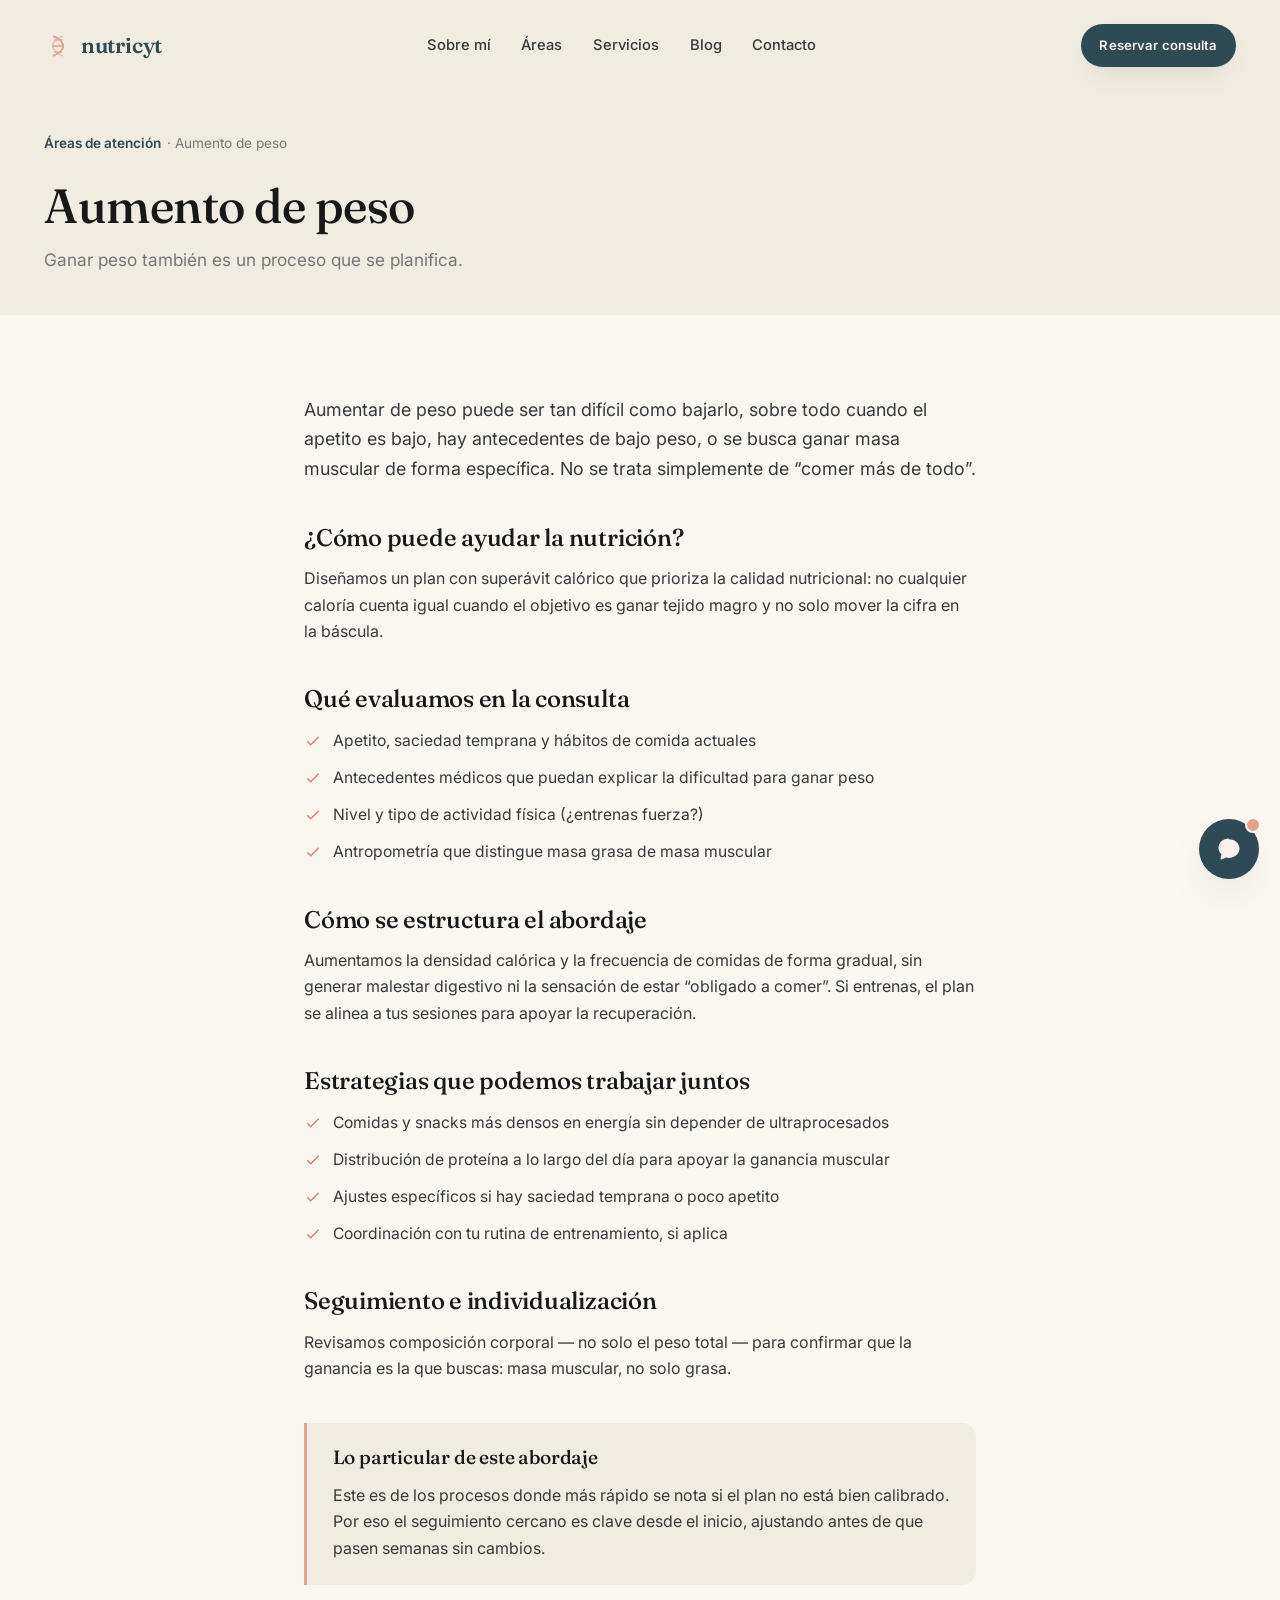
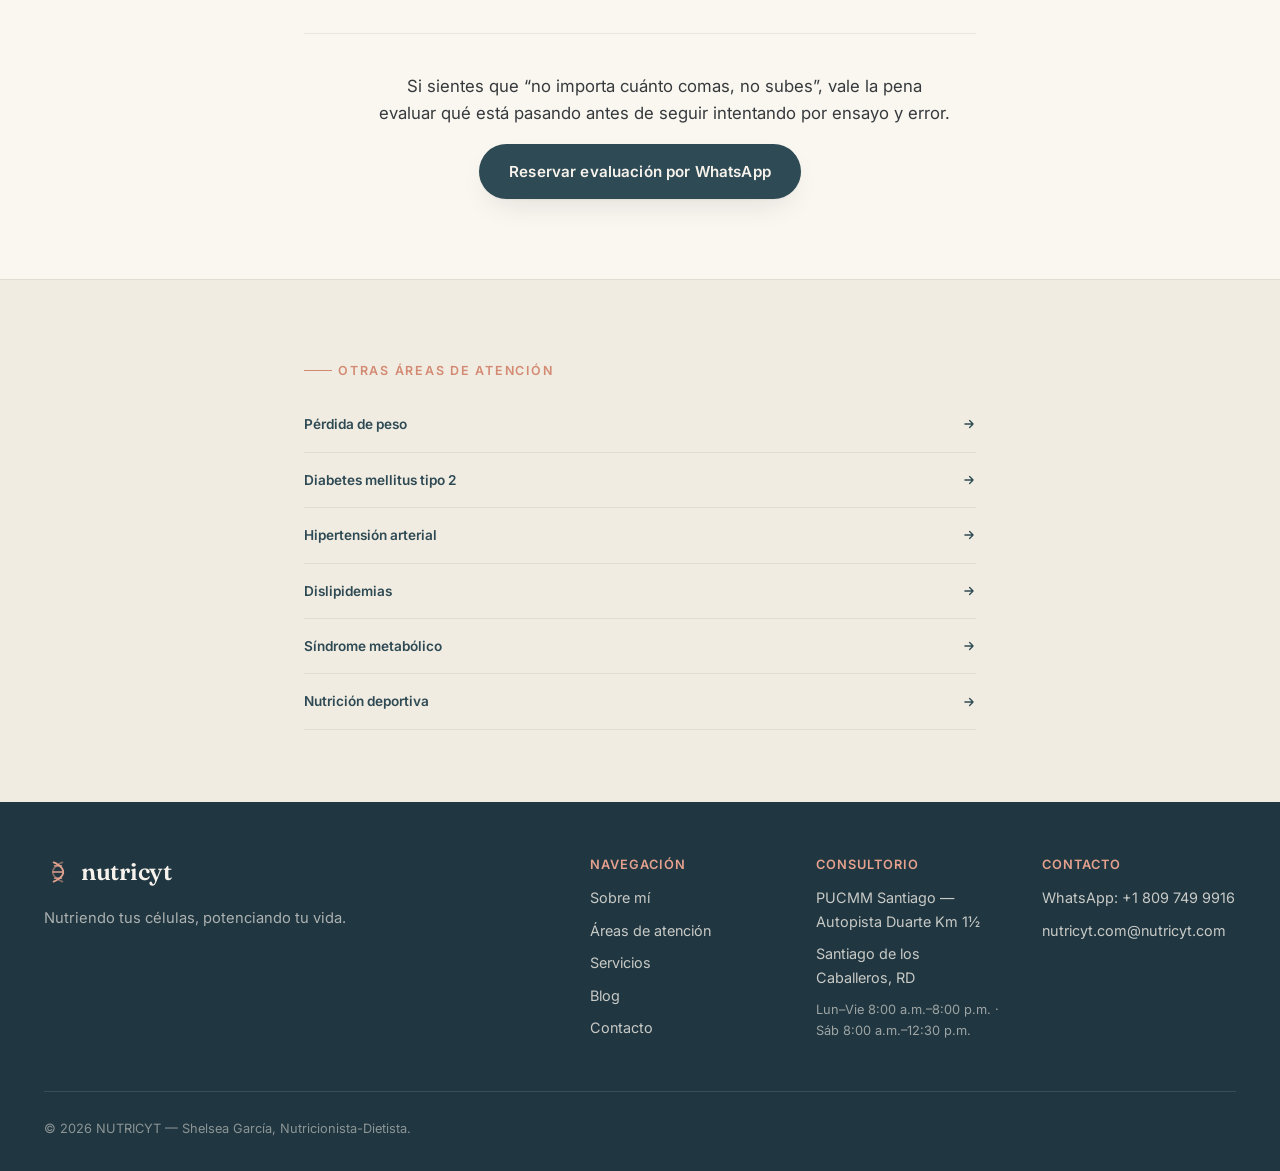
<file: areas/aumento-de-peso.html>
<!doctype html>
<html lang="es">
<head>
<meta charset="utf-8">
<meta name="viewport" content="width=device-width, initial-scale=1">
<title>Aumento de peso — NUTRICYT</title>
<meta name="description" content="Ganar peso de forma saludable también requiere una estrategia.">

<link rel="preconnect" href="https://fonts.googleapis.com">
<link rel="preconnect" href="https://fonts.gstatic.com" crossorigin>
<link rel="stylesheet" href="https://fonts.googleapis.com/css2?family=Fraunces:ital,opsz,wght@0,9..144,400;0,9..144,500;0,9..144,600;1,9..144,500&family=Inter:wght@400;500;600;700&display=swap">
<link rel="stylesheet" href="../styles.css?v=20260916">
<link rel="icon" href="data:image/svg+xml,%3Csvg xmlns='http://www.w3.org/2000/svg' viewBox='0 0 32 32'%3E%3Crect width='32' height='32' rx='8' fill='%232e4a54'/%3E%3Cpath d='M11 5c0 0 12 4 12 11s-12 11-12 11' stroke='%23e4a18e' stroke-width='2.2' fill='none' stroke-linecap='round'/%3E%3C/svg%3E">
</head>
<body>
<a class="skip-link" href="#main">Saltar al contenido</a>

<header class="nav" data-nav>
  <div class="nav-inner">
    <a class="brand" href="../index.html#top" aria-label="NUTRICYT — inicio">
      <svg class="brand-icon" viewBox="0 0 32 32" fill="none" aria-hidden="true">
        <path d="M11 5C11 5 22 9 22 16C22 23 11 27 11 27" stroke="var(--coral)" stroke-width="2.1" stroke-linecap="round"/>
        <path d="M21 5C21 5 10 9 10 16C10 23 21 27 21 27" stroke="var(--coral)" stroke-width="2.1" stroke-linecap="round" opacity="0.5"/>
        <line x1="12" y1="9" x2="20" y2="9" stroke="var(--coral)" stroke-width="1.6" stroke-linecap="round"/>
        <line x1="10.3" y1="16" x2="21.7" y2="16" stroke="var(--coral)" stroke-width="1.6" stroke-linecap="round"/>
        <line x1="12" y1="23" x2="20" y2="23" stroke="var(--coral)" stroke-width="1.6" stroke-linecap="round"/>
      </svg>
      <span class="brand-word">nutricyt</span>
    </a>

    <nav class="nav-links" aria-label="Navegación principal">
      <a href="../index.html#sobre-mi">Sobre mí</a>
      <a href="../index.html#areas-atencion">Áreas</a>
      <a href="../index.html#servicios">Servicios</a>
      <a href="../index.html#blog">Blog</a>
      <a href="../index.html#contacto">Contacto</a>
    </nav>

    <div class="nav-actions">
      <a class="btn btn-primary btn-sm nav-cta" href="https://wa.me/18097499916?text=Hola%2C%20quiero%20reservar%20una%20consulta%20de%20nutrici%C3%B3n" target="_blank" rel="noopener">Reservar consulta</a>
      <button class="nav-toggle" data-nav-toggle aria-expanded="false" aria-controls="nav-mobile" aria-label="Abrir menú">
        <span></span><span></span><span></span>
      </button>
    </div>
  </div>
</header>

<nav id="nav-mobile" class="nav-mobile" data-nav-mobile aria-label="Navegación móvil">
  <a href="../index.html#sobre-mi">Sobre mí</a>
  <a href="../index.html#areas-atencion">Áreas de atención</a>
  <a href="../index.html#servicios">Servicios</a>
  <a href="../index.html#blog">Blog</a>
  <a href="../index.html#contacto">Contacto</a>
  <a class="btn btn-primary" href="https://wa.me/18097499916?text=Hola%2C%20quiero%20reservar%20una%20consulta%20de%20nutrici%C3%B3n" target="_blank" rel="noopener">Reservar consulta</a>
</nav>

<main id="main">
  <section class="area-hero">
    <div class="container">
      <p class="area-breadcrumb"><a href="../index.html#areas-atencion">Áreas de atención</a> · Aumento de peso</p>
      <h1 class="area-hero-title reveal">Aumento de peso</h1>
      <p class="area-hero-sub reveal">Ganar peso también es un proceso que se planifica.</p>
    </div>
  </section>

  <article class="area-article">
    <div class="container area-article-inner reveal">
      <p class="lede">Aumentar de peso puede ser tan difícil como bajarlo, sobre todo cuando el apetito es bajo, hay antecedentes de bajo peso, o se busca ganar masa muscular de forma específica. No se trata simplemente de “comer más de todo”.</p>

      <h2>¿Cómo puede ayudar la nutrición?</h2>
      <p>Diseñamos un plan con superávit calórico que prioriza la calidad nutricional: no cualquier caloría cuenta igual cuando el objetivo es ganar tejido magro y no solo mover la cifra en la báscula.</p>

      <h2>Qué evaluamos en la consulta</h2>
        <ul>
          <li><svg width="18" height="18" viewBox="0 0 24 24" fill="none" aria-hidden="true"><path d="M5 13l4 4L19 7" stroke="currentColor" stroke-width="2.2" stroke-linecap="round" stroke-linejoin="round"/></svg> Apetito, saciedad temprana y hábitos de comida actuales</li>
          <li><svg width="18" height="18" viewBox="0 0 24 24" fill="none" aria-hidden="true"><path d="M5 13l4 4L19 7" stroke="currentColor" stroke-width="2.2" stroke-linecap="round" stroke-linejoin="round"/></svg> Antecedentes médicos que puedan explicar la dificultad para ganar peso</li>
          <li><svg width="18" height="18" viewBox="0 0 24 24" fill="none" aria-hidden="true"><path d="M5 13l4 4L19 7" stroke="currentColor" stroke-width="2.2" stroke-linecap="round" stroke-linejoin="round"/></svg> Nivel y tipo de actividad física (¿entrenas fuerza?)</li>
          <li><svg width="18" height="18" viewBox="0 0 24 24" fill="none" aria-hidden="true"><path d="M5 13l4 4L19 7" stroke="currentColor" stroke-width="2.2" stroke-linecap="round" stroke-linejoin="round"/></svg> Antropometría que distingue masa grasa de masa muscular</li>
        </ul>

      <h2>Cómo se estructura el abordaje</h2>
      <p>Aumentamos la densidad calórica y la frecuencia de comidas de forma gradual, sin generar malestar digestivo ni la sensación de estar “obligado a comer”. Si entrenas, el plan se alinea a tus sesiones para apoyar la recuperación.</p>

      <h2>Estrategias que podemos trabajar juntos</h2>
        <ul>
          <li><svg width="18" height="18" viewBox="0 0 24 24" fill="none" aria-hidden="true"><path d="M5 13l4 4L19 7" stroke="currentColor" stroke-width="2.2" stroke-linecap="round" stroke-linejoin="round"/></svg> Comidas y snacks más densos en energía sin depender de ultraprocesados</li>
          <li><svg width="18" height="18" viewBox="0 0 24 24" fill="none" aria-hidden="true"><path d="M5 13l4 4L19 7" stroke="currentColor" stroke-width="2.2" stroke-linecap="round" stroke-linejoin="round"/></svg> Distribución de proteína a lo largo del día para apoyar la ganancia muscular</li>
          <li><svg width="18" height="18" viewBox="0 0 24 24" fill="none" aria-hidden="true"><path d="M5 13l4 4L19 7" stroke="currentColor" stroke-width="2.2" stroke-linecap="round" stroke-linejoin="round"/></svg> Ajustes específicos si hay saciedad temprana o poco apetito</li>
          <li><svg width="18" height="18" viewBox="0 0 24 24" fill="none" aria-hidden="true"><path d="M5 13l4 4L19 7" stroke="currentColor" stroke-width="2.2" stroke-linecap="round" stroke-linejoin="round"/></svg> Coordinación con tu rutina de entrenamiento, si aplica</li>
        </ul>

      <h2>Seguimiento e individualización</h2>
      <p>Revisamos composición corporal — no solo el peso total — para confirmar que la ganancia es la que buscas: masa muscular, no solo grasa.</p>

      <div class="area-particular">
        <h2>Lo particular de este abordaje</h2>
        <p style="margin-bottom:0;">Este es de los procesos donde más rápido se nota si el plan no está bien calibrado. Por eso el seguimiento cercano es clave desde el inicio, ajustando antes de que pasen semanas sin cambios.</p>
      </div>

      <div class="area-closing">
        <p>Si sientes que “no importa cuánto comas, no subes”, vale la pena evaluar qué está pasando antes de seguir intentando por ensayo y error.</p>
        <a class="btn btn-primary" href="https://wa.me/18097499916?text=Hola%2C%20quiero%20una%20evaluaci%C3%B3n%20nutricional%20sobre%20aumento%20de%20peso" target="_blank" rel="noopener">Reservar evaluación por WhatsApp</a>
      </div>
    </div>
  </article>

  <section class="area-other">
    <div class="container" style="max-width:720px;">
      <p class="eyebrow">Otras áreas de atención</p>
          <a class="area-link" href="perdida-de-peso.html" style="display:flex;align-items:center;justify-content:space-between;padding:1rem 0;border-bottom:1px solid var(--line-soft);">Pérdida de peso <svg width="14" height="14" viewBox="0 0 24 24" fill="none" aria-hidden="true"><path d="M5 12h14M13 6l6 6-6 6" stroke="currentColor" stroke-width="2.2" stroke-linecap="round" stroke-linejoin="round"/></svg></a>
          <a class="area-link" href="diabetes-tipo-2.html" style="display:flex;align-items:center;justify-content:space-between;padding:1rem 0;border-bottom:1px solid var(--line-soft);">Diabetes mellitus tipo 2 <svg width="14" height="14" viewBox="0 0 24 24" fill="none" aria-hidden="true"><path d="M5 12h14M13 6l6 6-6 6" stroke="currentColor" stroke-width="2.2" stroke-linecap="round" stroke-linejoin="round"/></svg></a>
          <a class="area-link" href="hipertension-arterial.html" style="display:flex;align-items:center;justify-content:space-between;padding:1rem 0;border-bottom:1px solid var(--line-soft);">Hipertensión arterial <svg width="14" height="14" viewBox="0 0 24 24" fill="none" aria-hidden="true"><path d="M5 12h14M13 6l6 6-6 6" stroke="currentColor" stroke-width="2.2" stroke-linecap="round" stroke-linejoin="round"/></svg></a>
          <a class="area-link" href="dislipidemias.html" style="display:flex;align-items:center;justify-content:space-between;padding:1rem 0;border-bottom:1px solid var(--line-soft);">Dislipidemias <svg width="14" height="14" viewBox="0 0 24 24" fill="none" aria-hidden="true"><path d="M5 12h14M13 6l6 6-6 6" stroke="currentColor" stroke-width="2.2" stroke-linecap="round" stroke-linejoin="round"/></svg></a>
          <a class="area-link" href="sindrome-metabolico.html" style="display:flex;align-items:center;justify-content:space-between;padding:1rem 0;border-bottom:1px solid var(--line-soft);">Síndrome metabólico <svg width="14" height="14" viewBox="0 0 24 24" fill="none" aria-hidden="true"><path d="M5 12h14M13 6l6 6-6 6" stroke="currentColor" stroke-width="2.2" stroke-linecap="round" stroke-linejoin="round"/></svg></a>
          <a class="area-link" href="nutricion-deportiva.html" style="display:flex;align-items:center;justify-content:space-between;padding:1rem 0;border-bottom:1px solid var(--line-soft);">Nutrición deportiva <svg width="14" height="14" viewBox="0 0 24 24" fill="none" aria-hidden="true"><path d="M5 12h14M13 6l6 6-6 6" stroke="currentColor" stroke-width="2.2" stroke-linecap="round" stroke-linejoin="round"/></svg></a>
    </div>
  </section>
</main>

<footer class="footer">
  <div class="container">
    <div class="footer-top">
      <div>
        <a class="brand" href="../index.html#top">
          <svg class="brand-icon" viewBox="0 0 32 32" fill="none" aria-hidden="true">
            <path d="M11 5C11 5 22 9 22 16C22 23 11 27 11 27" stroke="var(--coral)" stroke-width="2.1" stroke-linecap="round"/>
            <path d="M21 5C21 5 10 9 10 16C10 23 21 27 21 27" stroke="var(--coral)" stroke-width="2.1" stroke-linecap="round" opacity="0.5"/>
            <line x1="12" y1="9" x2="20" y2="9" stroke="var(--coral)" stroke-width="1.6" stroke-linecap="round"/>
            <line x1="10.3" y1="16" x2="21.7" y2="16" stroke="var(--coral)" stroke-width="1.6" stroke-linecap="round"/>
            <line x1="12" y1="23" x2="20" y2="23" stroke="var(--coral)" stroke-width="1.6" stroke-linecap="round"/>
          </svg>
          <span class="brand-word">nutricyt</span>
        </a>
        <p class="footer-tagline">Nutriendo tus células, potenciando tu vida.</p>
      </div>

      <div class="footer-cols">
        <div class="footer-col">
          <h3>Navegación</h3>
          <a href="../index.html#sobre-mi">Sobre mí</a>
          <a href="../index.html#areas-atencion">Áreas de atención</a>
          <a href="../index.html#servicios">Servicios</a>
          <a href="../index.html#blog">Blog</a>
          <a href="../index.html#contacto">Contacto</a>
        </div>
        <div class="footer-col">
          <h3>Consultorio</h3>
          <p>PUCMM Santiago — Autopista Duarte Km 1½</p>
          <p>Santiago de los Caballeros, RD</p>
          <p style="font-size:0.8rem;opacity:.75;">Lun–Vie 8:00 a.m.–8:00 p.m. · Sáb 8:00 a.m.–12:30 p.m.</p>
        </div>
        <div class="footer-col">
          <h3>Contacto</h3>
          <a href="https://wa.me/18097499916" target="_blank" rel="noopener">WhatsApp: +1 809 749 9916</a>
          <a href="mailto:nutricyt.com@nutricyt.com">nutricyt.com@nutricyt.com</a>
        </div>
      </div>
    </div>

    <div class="footer-bottom">
      <span>© <span data-year>2026</span> NUTRICYT — Shelsea García, Nutricionista-Dietista.</span>
    </div>
  </div>
</footer>

<div class="wa-widget" data-wa-widget>
  <div class="wa-panel" data-wa-panel role="dialog" aria-label="Chat de NUTRICYT">
    <div class="wa-head">
      <span class="wa-avatar" aria-hidden="true">N</span>
      <div class="wa-head-text">
        <strong>NUTRICYT</strong>
        <span>En línea</span>
      </div>
    </div>
    <div class="wa-body" data-wa-body>
      <div class="wa-msg bot">¡Hola! 👋 Soy el asistente virtual de NUTRICYT, ¿en qué te puedo ayudar?</div>
    </div>
    <form class="wa-form" data-wa-form>
      <label class="sr-only" for="wa-input">Escribe tu mensaje</label>
      <input id="wa-input" data-wa-input type="text" placeholder="Escribe un mensaje…" autocomplete="off">
      <button type="submit" aria-label="Enviar">
        <svg width="18" height="18" viewBox="0 0 24 24" fill="none"><path d="M4 12l16-8-6 16-3-6-7-2z" stroke="currentColor" stroke-width="1.8" stroke-linejoin="round"/></svg>
      </button>
    </form>
  </div>

  <button class="wa-fab" data-wa-fab aria-expanded="false" aria-label="Abrir chat de WhatsApp">
    <span class="wa-badge" aria-hidden="true"></span>
    <svg class="icon-chat" viewBox="0 0 24 24" fill="none" aria-hidden="true"><path d="M12 3C7.03 3 3 6.58 3 11c0 2.1.94 4.02 2.5 5.46L4.8 20.2a.6.6 0 00.79.7l3.98-1.6c.77.22 1.6.34 2.43.34 4.97 0 9-3.58 9-8s-4.03-8-9-8z" fill="currentColor"/></svg>
    <svg class="icon-close" viewBox="0 0 24 24" fill="none" aria-hidden="true"><path d="M6 6l12 12M18 6L6 18" stroke="currentColor" stroke-width="2.3" stroke-linecap="round"/></svg>
  </button>
</div>

<script defer src="../lib/manifest.js"></script>
<script defer src="../main.js?v=20260916"></script>
</body>
</html>
</file>
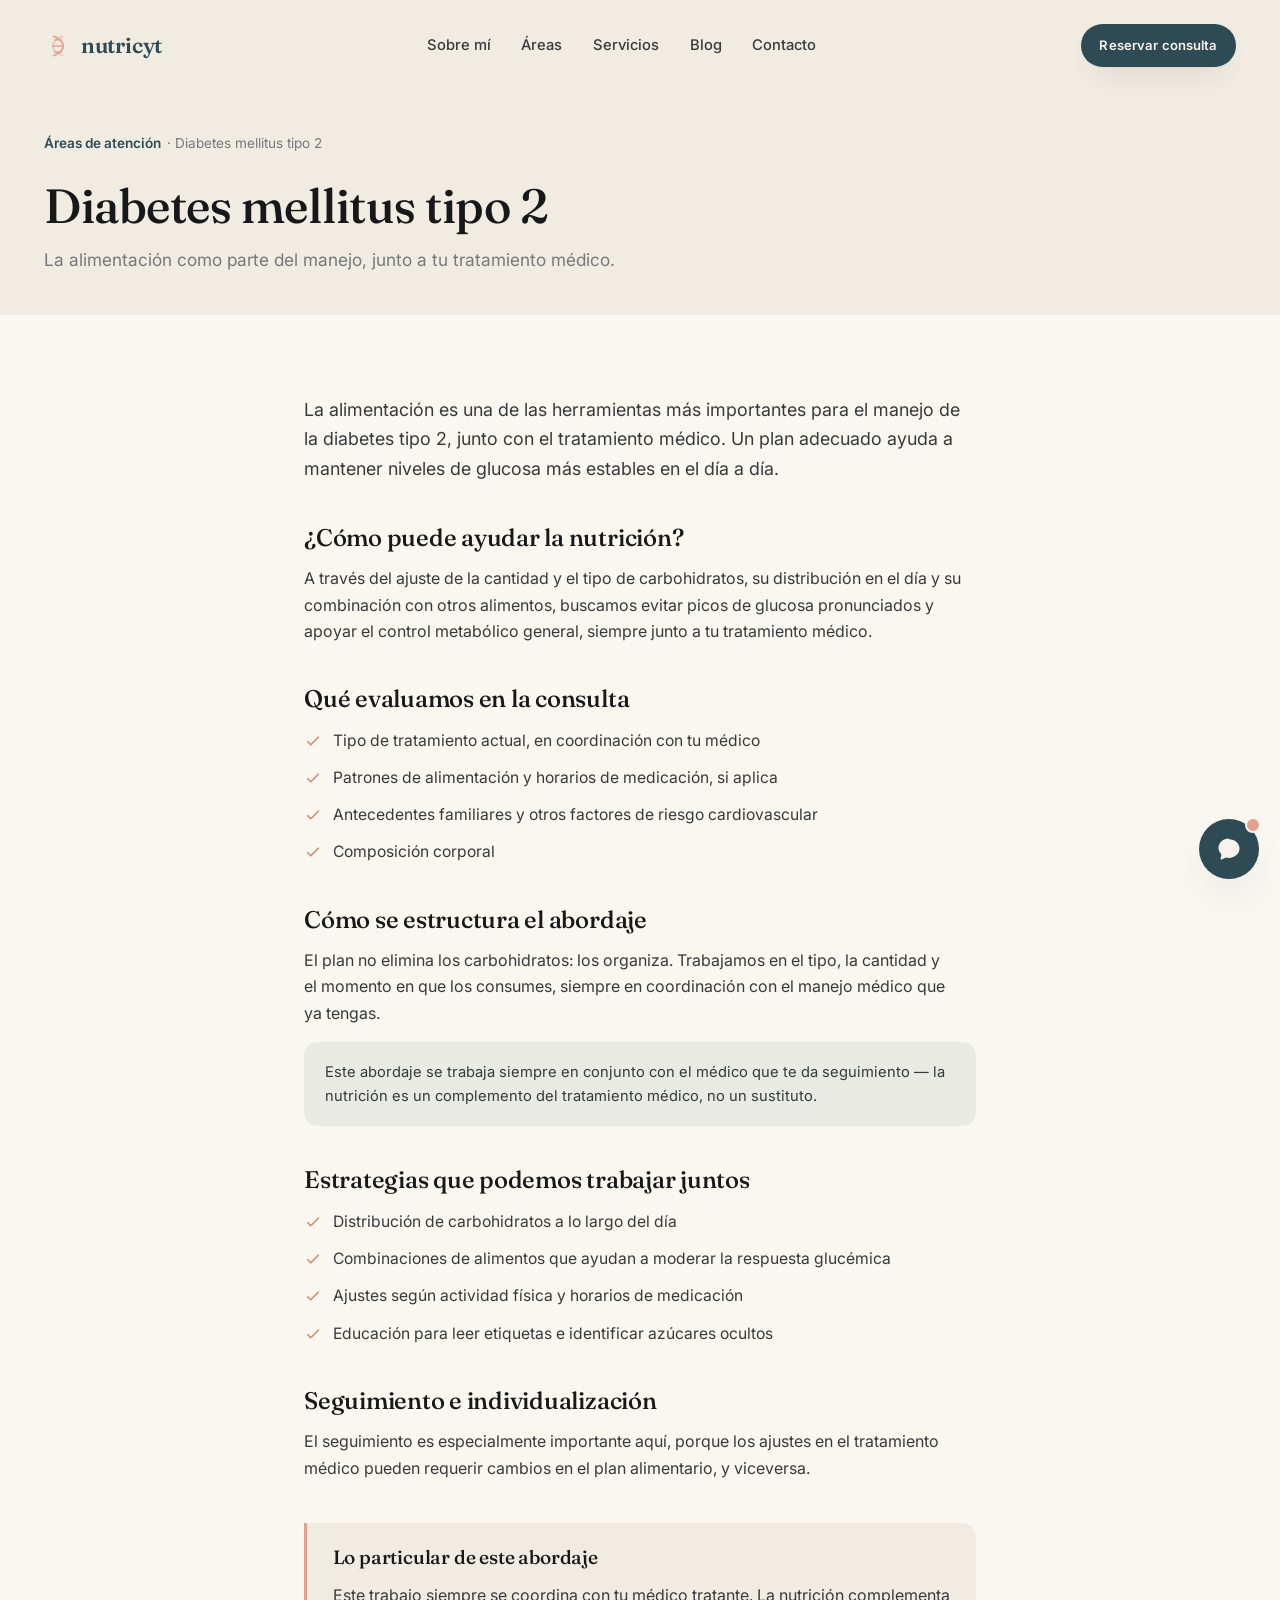
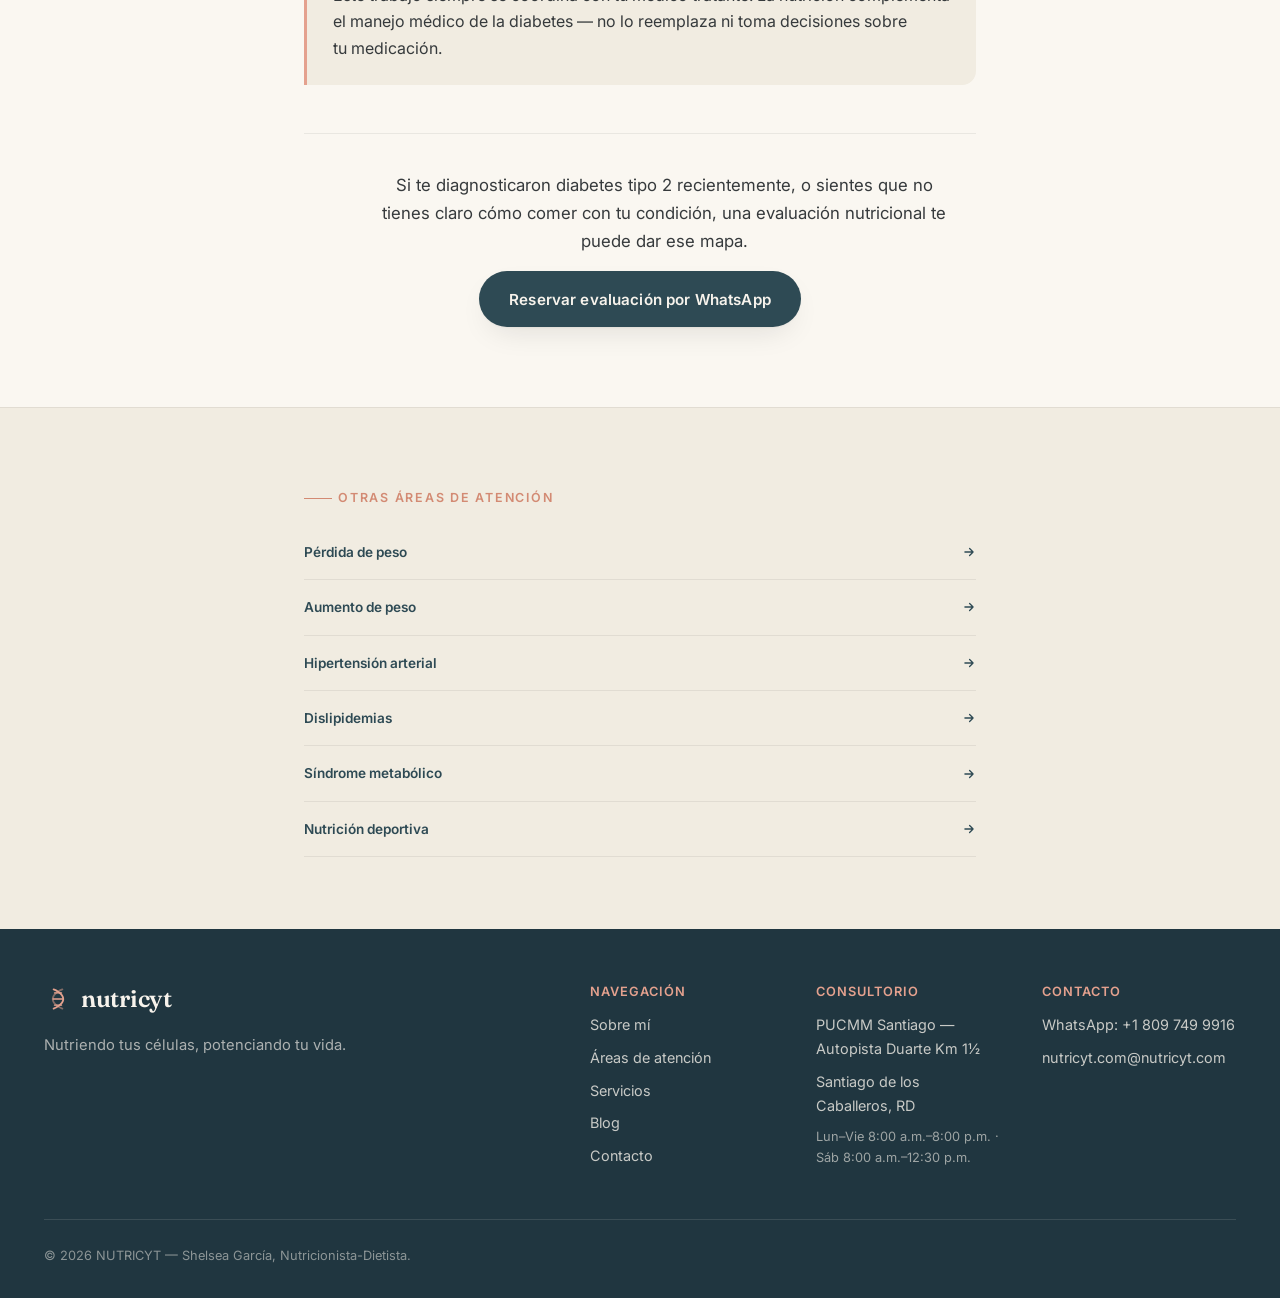
<file: areas/diabetes-tipo-2.html>
<!doctype html>
<html lang="es">
<head>
<meta charset="utf-8">
<meta name="viewport" content="width=device-width, initial-scale=1">
<title>Diabetes mellitus tipo 2 — NUTRICYT</title>
<meta name="description" content="Manejo nutricional del azúcar en sangre, en conjunto con tu médico.">

<link rel="preconnect" href="https://fonts.googleapis.com">
<link rel="preconnect" href="https://fonts.gstatic.com" crossorigin>
<link rel="stylesheet" href="https://fonts.googleapis.com/css2?family=Fraunces:ital,opsz,wght@0,9..144,400;0,9..144,500;0,9..144,600;1,9..144,500&family=Inter:wght@400;500;600;700&display=swap">
<link rel="stylesheet" href="../styles.css?v=20260916">
<link rel="icon" href="data:image/svg+xml,%3Csvg xmlns='http://www.w3.org/2000/svg' viewBox='0 0 32 32'%3E%3Crect width='32' height='32' rx='8' fill='%232e4a54'/%3E%3Cpath d='M11 5c0 0 12 4 12 11s-12 11-12 11' stroke='%23e4a18e' stroke-width='2.2' fill='none' stroke-linecap='round'/%3E%3C/svg%3E">
</head>
<body>
<a class="skip-link" href="#main">Saltar al contenido</a>

<header class="nav" data-nav>
  <div class="nav-inner">
    <a class="brand" href="../index.html#top" aria-label="NUTRICYT — inicio">
      <svg class="brand-icon" viewBox="0 0 32 32" fill="none" aria-hidden="true">
        <path d="M11 5C11 5 22 9 22 16C22 23 11 27 11 27" stroke="var(--coral)" stroke-width="2.1" stroke-linecap="round"/>
        <path d="M21 5C21 5 10 9 10 16C10 23 21 27 21 27" stroke="var(--coral)" stroke-width="2.1" stroke-linecap="round" opacity="0.5"/>
        <line x1="12" y1="9" x2="20" y2="9" stroke="var(--coral)" stroke-width="1.6" stroke-linecap="round"/>
        <line x1="10.3" y1="16" x2="21.7" y2="16" stroke="var(--coral)" stroke-width="1.6" stroke-linecap="round"/>
        <line x1="12" y1="23" x2="20" y2="23" stroke="var(--coral)" stroke-width="1.6" stroke-linecap="round"/>
      </svg>
      <span class="brand-word">nutricyt</span>
    </a>

    <nav class="nav-links" aria-label="Navegación principal">
      <a href="../index.html#sobre-mi">Sobre mí</a>
      <a href="../index.html#areas-atencion">Áreas</a>
      <a href="../index.html#servicios">Servicios</a>
      <a href="../index.html#blog">Blog</a>
      <a href="../index.html#contacto">Contacto</a>
    </nav>

    <div class="nav-actions">
      <a class="btn btn-primary btn-sm nav-cta" href="https://wa.me/18097499916?text=Hola%2C%20quiero%20reservar%20una%20consulta%20de%20nutrici%C3%B3n" target="_blank" rel="noopener">Reservar consulta</a>
      <button class="nav-toggle" data-nav-toggle aria-expanded="false" aria-controls="nav-mobile" aria-label="Abrir menú">
        <span></span><span></span><span></span>
      </button>
    </div>
  </div>
</header>

<nav id="nav-mobile" class="nav-mobile" data-nav-mobile aria-label="Navegación móvil">
  <a href="../index.html#sobre-mi">Sobre mí</a>
  <a href="../index.html#areas-atencion">Áreas de atención</a>
  <a href="../index.html#servicios">Servicios</a>
  <a href="../index.html#blog">Blog</a>
  <a href="../index.html#contacto">Contacto</a>
  <a class="btn btn-primary" href="https://wa.me/18097499916?text=Hola%2C%20quiero%20reservar%20una%20consulta%20de%20nutrici%C3%B3n" target="_blank" rel="noopener">Reservar consulta</a>
</nav>

<main id="main">
  <section class="area-hero">
    <div class="container">
      <p class="area-breadcrumb"><a href="../index.html#areas-atencion">Áreas de atención</a> · Diabetes mellitus tipo 2</p>
      <h1 class="area-hero-title reveal">Diabetes mellitus tipo 2</h1>
      <p class="area-hero-sub reveal">La alimentación como parte del manejo, junto a tu tratamiento médico.</p>
    </div>
  </section>

  <article class="area-article">
    <div class="container area-article-inner reveal">
      <p class="lede">La alimentación es una de las herramientas más importantes para el manejo de la diabetes tipo 2, junto con el tratamiento médico. Un plan adecuado ayuda a mantener niveles de glucosa más estables en el día a día.</p>

      <h2>¿Cómo puede ayudar la nutrición?</h2>
      <p>A través del ajuste de la cantidad y el tipo de carbohidratos, su distribución en el día y su combinación con otros alimentos, buscamos evitar picos de glucosa pronunciados y apoyar el control metabólico general, siempre junto a tu tratamiento médico.</p>

      <h2>Qué evaluamos en la consulta</h2>
        <ul>
          <li><svg width="18" height="18" viewBox="0 0 24 24" fill="none" aria-hidden="true"><path d="M5 13l4 4L19 7" stroke="currentColor" stroke-width="2.2" stroke-linecap="round" stroke-linejoin="round"/></svg> Tipo de tratamiento actual, en coordinación con tu médico</li>
          <li><svg width="18" height="18" viewBox="0 0 24 24" fill="none" aria-hidden="true"><path d="M5 13l4 4L19 7" stroke="currentColor" stroke-width="2.2" stroke-linecap="round" stroke-linejoin="round"/></svg> Patrones de alimentación y horarios de medicación, si aplica</li>
          <li><svg width="18" height="18" viewBox="0 0 24 24" fill="none" aria-hidden="true"><path d="M5 13l4 4L19 7" stroke="currentColor" stroke-width="2.2" stroke-linecap="round" stroke-linejoin="round"/></svg> Antecedentes familiares y otros factores de riesgo cardiovascular</li>
          <li><svg width="18" height="18" viewBox="0 0 24 24" fill="none" aria-hidden="true"><path d="M5 13l4 4L19 7" stroke="currentColor" stroke-width="2.2" stroke-linecap="round" stroke-linejoin="round"/></svg> Composición corporal</li>
        </ul>

      <h2>Cómo se estructura el abordaje</h2>
      <p>El plan no elimina los carbohidratos: los organiza. Trabajamos en el tipo, la cantidad y el momento en que los consumes, siempre en coordinación con el manejo médico que ya tengas.</p>
        <p class="area-note">Este abordaje se trabaja siempre en conjunto con el médico que te da seguimiento — la nutrición es un complemento del tratamiento médico, no un sustituto.</p>

      <h2>Estrategias que podemos trabajar juntos</h2>
        <ul>
          <li><svg width="18" height="18" viewBox="0 0 24 24" fill="none" aria-hidden="true"><path d="M5 13l4 4L19 7" stroke="currentColor" stroke-width="2.2" stroke-linecap="round" stroke-linejoin="round"/></svg> Distribución de carbohidratos a lo largo del día</li>
          <li><svg width="18" height="18" viewBox="0 0 24 24" fill="none" aria-hidden="true"><path d="M5 13l4 4L19 7" stroke="currentColor" stroke-width="2.2" stroke-linecap="round" stroke-linejoin="round"/></svg> Combinaciones de alimentos que ayudan a moderar la respuesta glucémica</li>
          <li><svg width="18" height="18" viewBox="0 0 24 24" fill="none" aria-hidden="true"><path d="M5 13l4 4L19 7" stroke="currentColor" stroke-width="2.2" stroke-linecap="round" stroke-linejoin="round"/></svg> Ajustes según actividad física y horarios de medicación</li>
          <li><svg width="18" height="18" viewBox="0 0 24 24" fill="none" aria-hidden="true"><path d="M5 13l4 4L19 7" stroke="currentColor" stroke-width="2.2" stroke-linecap="round" stroke-linejoin="round"/></svg> Educación para leer etiquetas e identificar azúcares ocultos</li>
        </ul>

      <h2>Seguimiento e individualización</h2>
      <p>El seguimiento es especialmente importante aquí, porque los ajustes en el tratamiento médico pueden requerir cambios en el plan alimentario, y viceversa.</p>

      <div class="area-particular">
        <h2>Lo particular de este abordaje</h2>
        <p style="margin-bottom:0;">Este trabajo siempre se coordina con tu médico tratante. La nutrición complementa el manejo médico de la diabetes — no lo reemplaza ni toma decisiones sobre tu medicación.</p>
      </div>

      <div class="area-closing">
        <p>Si te diagnosticaron diabetes tipo 2 recientemente, o sientes que no tienes claro cómo comer con tu condición, una evaluación nutricional te puede dar ese mapa.</p>
        <a class="btn btn-primary" href="https://wa.me/18097499916?text=Hola%2C%20quiero%20una%20evaluaci%C3%B3n%20nutricional%20sobre%20diabetes%20tipo%202" target="_blank" rel="noopener">Reservar evaluación por WhatsApp</a>
      </div>
    </div>
  </article>

  <section class="area-other">
    <div class="container" style="max-width:720px;">
      <p class="eyebrow">Otras áreas de atención</p>
          <a class="area-link" href="perdida-de-peso.html" style="display:flex;align-items:center;justify-content:space-between;padding:1rem 0;border-bottom:1px solid var(--line-soft);">Pérdida de peso <svg width="14" height="14" viewBox="0 0 24 24" fill="none" aria-hidden="true"><path d="M5 12h14M13 6l6 6-6 6" stroke="currentColor" stroke-width="2.2" stroke-linecap="round" stroke-linejoin="round"/></svg></a>
          <a class="area-link" href="aumento-de-peso.html" style="display:flex;align-items:center;justify-content:space-between;padding:1rem 0;border-bottom:1px solid var(--line-soft);">Aumento de peso <svg width="14" height="14" viewBox="0 0 24 24" fill="none" aria-hidden="true"><path d="M5 12h14M13 6l6 6-6 6" stroke="currentColor" stroke-width="2.2" stroke-linecap="round" stroke-linejoin="round"/></svg></a>
          <a class="area-link" href="hipertension-arterial.html" style="display:flex;align-items:center;justify-content:space-between;padding:1rem 0;border-bottom:1px solid var(--line-soft);">Hipertensión arterial <svg width="14" height="14" viewBox="0 0 24 24" fill="none" aria-hidden="true"><path d="M5 12h14M13 6l6 6-6 6" stroke="currentColor" stroke-width="2.2" stroke-linecap="round" stroke-linejoin="round"/></svg></a>
          <a class="area-link" href="dislipidemias.html" style="display:flex;align-items:center;justify-content:space-between;padding:1rem 0;border-bottom:1px solid var(--line-soft);">Dislipidemias <svg width="14" height="14" viewBox="0 0 24 24" fill="none" aria-hidden="true"><path d="M5 12h14M13 6l6 6-6 6" stroke="currentColor" stroke-width="2.2" stroke-linecap="round" stroke-linejoin="round"/></svg></a>
          <a class="area-link" href="sindrome-metabolico.html" style="display:flex;align-items:center;justify-content:space-between;padding:1rem 0;border-bottom:1px solid var(--line-soft);">Síndrome metabólico <svg width="14" height="14" viewBox="0 0 24 24" fill="none" aria-hidden="true"><path d="M5 12h14M13 6l6 6-6 6" stroke="currentColor" stroke-width="2.2" stroke-linecap="round" stroke-linejoin="round"/></svg></a>
          <a class="area-link" href="nutricion-deportiva.html" style="display:flex;align-items:center;justify-content:space-between;padding:1rem 0;border-bottom:1px solid var(--line-soft);">Nutrición deportiva <svg width="14" height="14" viewBox="0 0 24 24" fill="none" aria-hidden="true"><path d="M5 12h14M13 6l6 6-6 6" stroke="currentColor" stroke-width="2.2" stroke-linecap="round" stroke-linejoin="round"/></svg></a>
    </div>
  </section>
</main>

<footer class="footer">
  <div class="container">
    <div class="footer-top">
      <div>
        <a class="brand" href="../index.html#top">
          <svg class="brand-icon" viewBox="0 0 32 32" fill="none" aria-hidden="true">
            <path d="M11 5C11 5 22 9 22 16C22 23 11 27 11 27" stroke="var(--coral)" stroke-width="2.1" stroke-linecap="round"/>
            <path d="M21 5C21 5 10 9 10 16C10 23 21 27 21 27" stroke="var(--coral)" stroke-width="2.1" stroke-linecap="round" opacity="0.5"/>
            <line x1="12" y1="9" x2="20" y2="9" stroke="var(--coral)" stroke-width="1.6" stroke-linecap="round"/>
            <line x1="10.3" y1="16" x2="21.7" y2="16" stroke="var(--coral)" stroke-width="1.6" stroke-linecap="round"/>
            <line x1="12" y1="23" x2="20" y2="23" stroke="var(--coral)" stroke-width="1.6" stroke-linecap="round"/>
          </svg>
          <span class="brand-word">nutricyt</span>
        </a>
        <p class="footer-tagline">Nutriendo tus células, potenciando tu vida.</p>
      </div>

      <div class="footer-cols">
        <div class="footer-col">
          <h3>Navegación</h3>
          <a href="../index.html#sobre-mi">Sobre mí</a>
          <a href="../index.html#areas-atencion">Áreas de atención</a>
          <a href="../index.html#servicios">Servicios</a>
          <a href="../index.html#blog">Blog</a>
          <a href="../index.html#contacto">Contacto</a>
        </div>
        <div class="footer-col">
          <h3>Consultorio</h3>
          <p>PUCMM Santiago — Autopista Duarte Km 1½</p>
          <p>Santiago de los Caballeros, RD</p>
          <p style="font-size:0.8rem;opacity:.75;">Lun–Vie 8:00 a.m.–8:00 p.m. · Sáb 8:00 a.m.–12:30 p.m.</p>
        </div>
        <div class="footer-col">
          <h3>Contacto</h3>
          <a href="https://wa.me/18097499916" target="_blank" rel="noopener">WhatsApp: +1 809 749 9916</a>
          <a href="mailto:nutricyt.com@nutricyt.com">nutricyt.com@nutricyt.com</a>
        </div>
      </div>
    </div>

    <div class="footer-bottom">
      <span>© <span data-year>2026</span> NUTRICYT — Shelsea García, Nutricionista-Dietista.</span>
    </div>
  </div>
</footer>

<div class="wa-widget" data-wa-widget>
  <div class="wa-panel" data-wa-panel role="dialog" aria-label="Chat de NUTRICYT">
    <div class="wa-head">
      <span class="wa-avatar" aria-hidden="true">N</span>
      <div class="wa-head-text">
        <strong>NUTRICYT</strong>
        <span>En línea</span>
      </div>
    </div>
    <div class="wa-body" data-wa-body>
      <div class="wa-msg bot">¡Hola! 👋 Soy el asistente virtual de NUTRICYT, ¿en qué te puedo ayudar?</div>
    </div>
    <form class="wa-form" data-wa-form>
      <label class="sr-only" for="wa-input">Escribe tu mensaje</label>
      <input id="wa-input" data-wa-input type="text" placeholder="Escribe un mensaje…" autocomplete="off">
      <button type="submit" aria-label="Enviar">
        <svg width="18" height="18" viewBox="0 0 24 24" fill="none"><path d="M4 12l16-8-6 16-3-6-7-2z" stroke="currentColor" stroke-width="1.8" stroke-linejoin="round"/></svg>
      </button>
    </form>
  </div>

  <button class="wa-fab" data-wa-fab aria-expanded="false" aria-label="Abrir chat de WhatsApp">
    <span class="wa-badge" aria-hidden="true"></span>
    <svg class="icon-chat" viewBox="0 0 24 24" fill="none" aria-hidden="true"><path d="M12 3C7.03 3 3 6.58 3 11c0 2.1.94 4.02 2.5 5.46L4.8 20.2a.6.6 0 00.79.7l3.98-1.6c.77.22 1.6.34 2.43.34 4.97 0 9-3.58 9-8s-4.03-8-9-8z" fill="currentColor"/></svg>
    <svg class="icon-close" viewBox="0 0 24 24" fill="none" aria-hidden="true"><path d="M6 6l12 12M18 6L6 18" stroke="currentColor" stroke-width="2.3" stroke-linecap="round"/></svg>
  </button>
</div>

<script defer src="../lib/manifest.js"></script>
<script defer src="../main.js?v=20260916"></script>
</body>
</html>
</file>
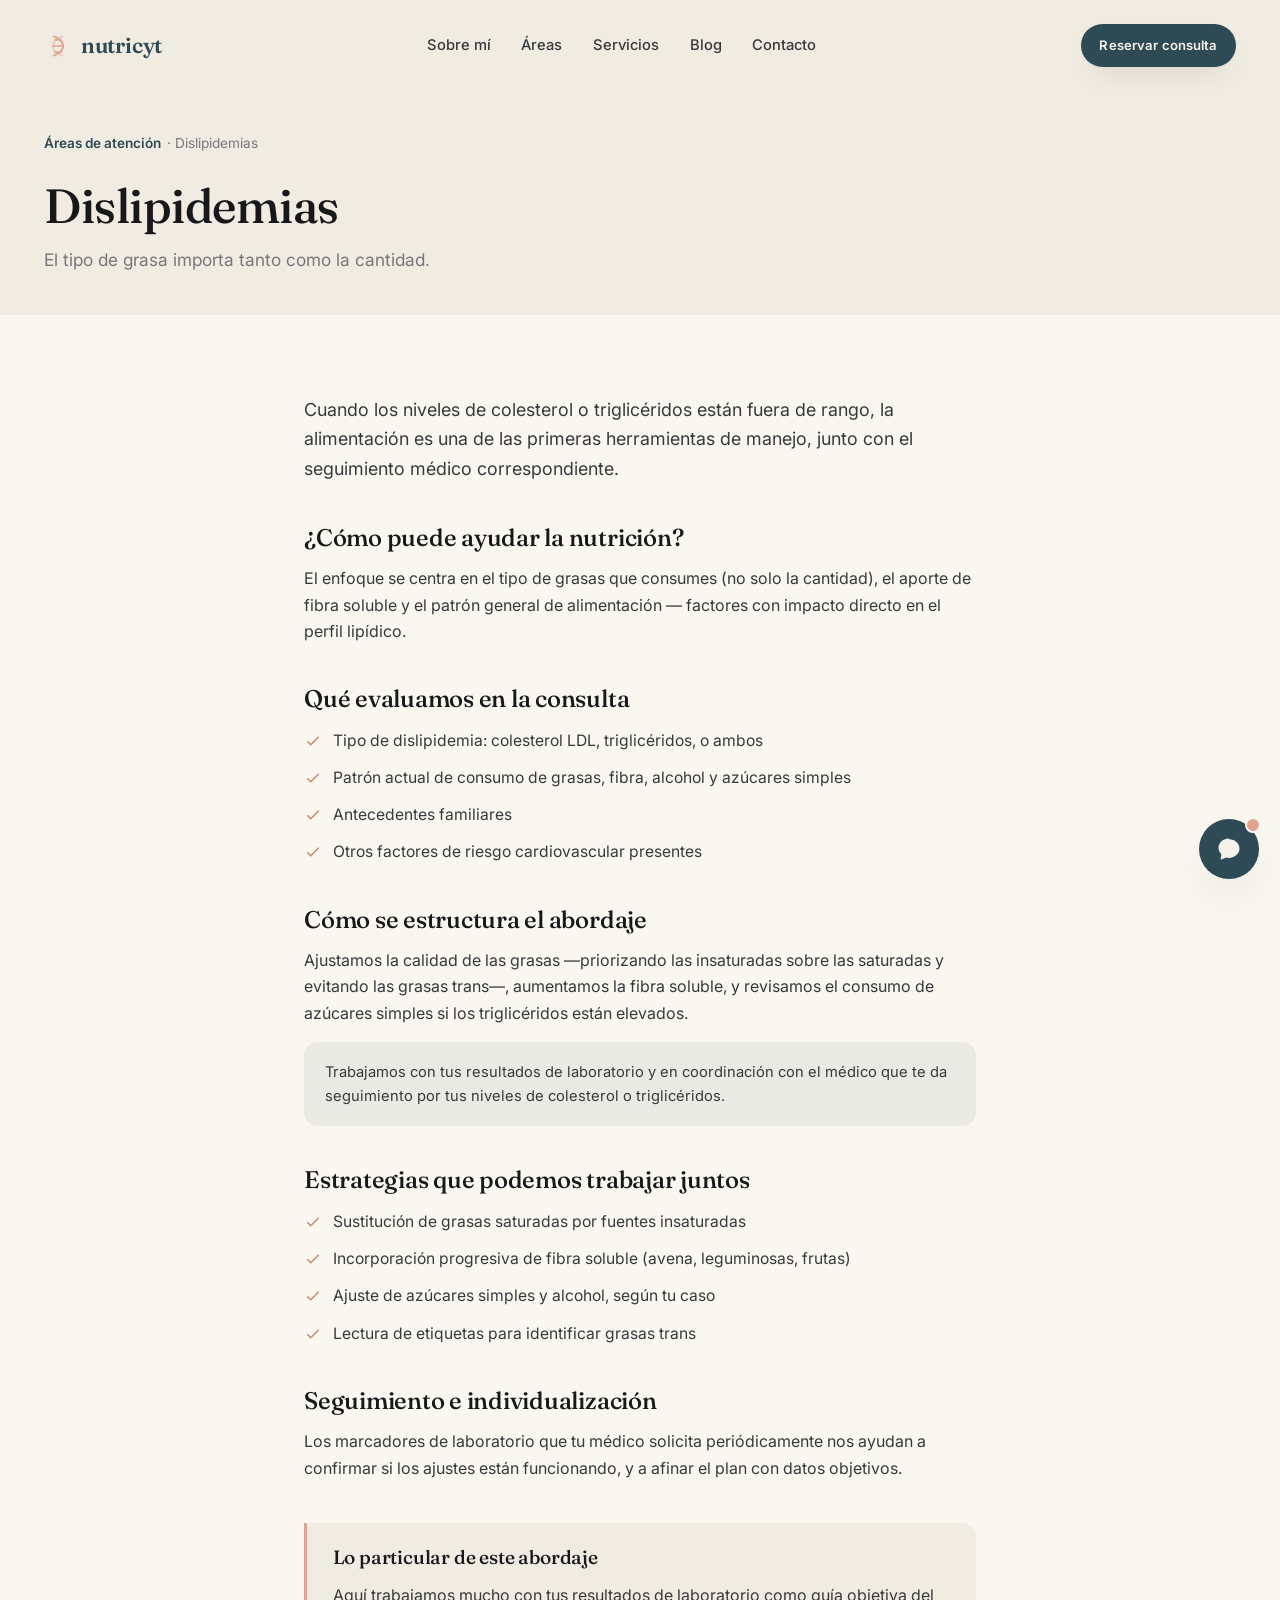
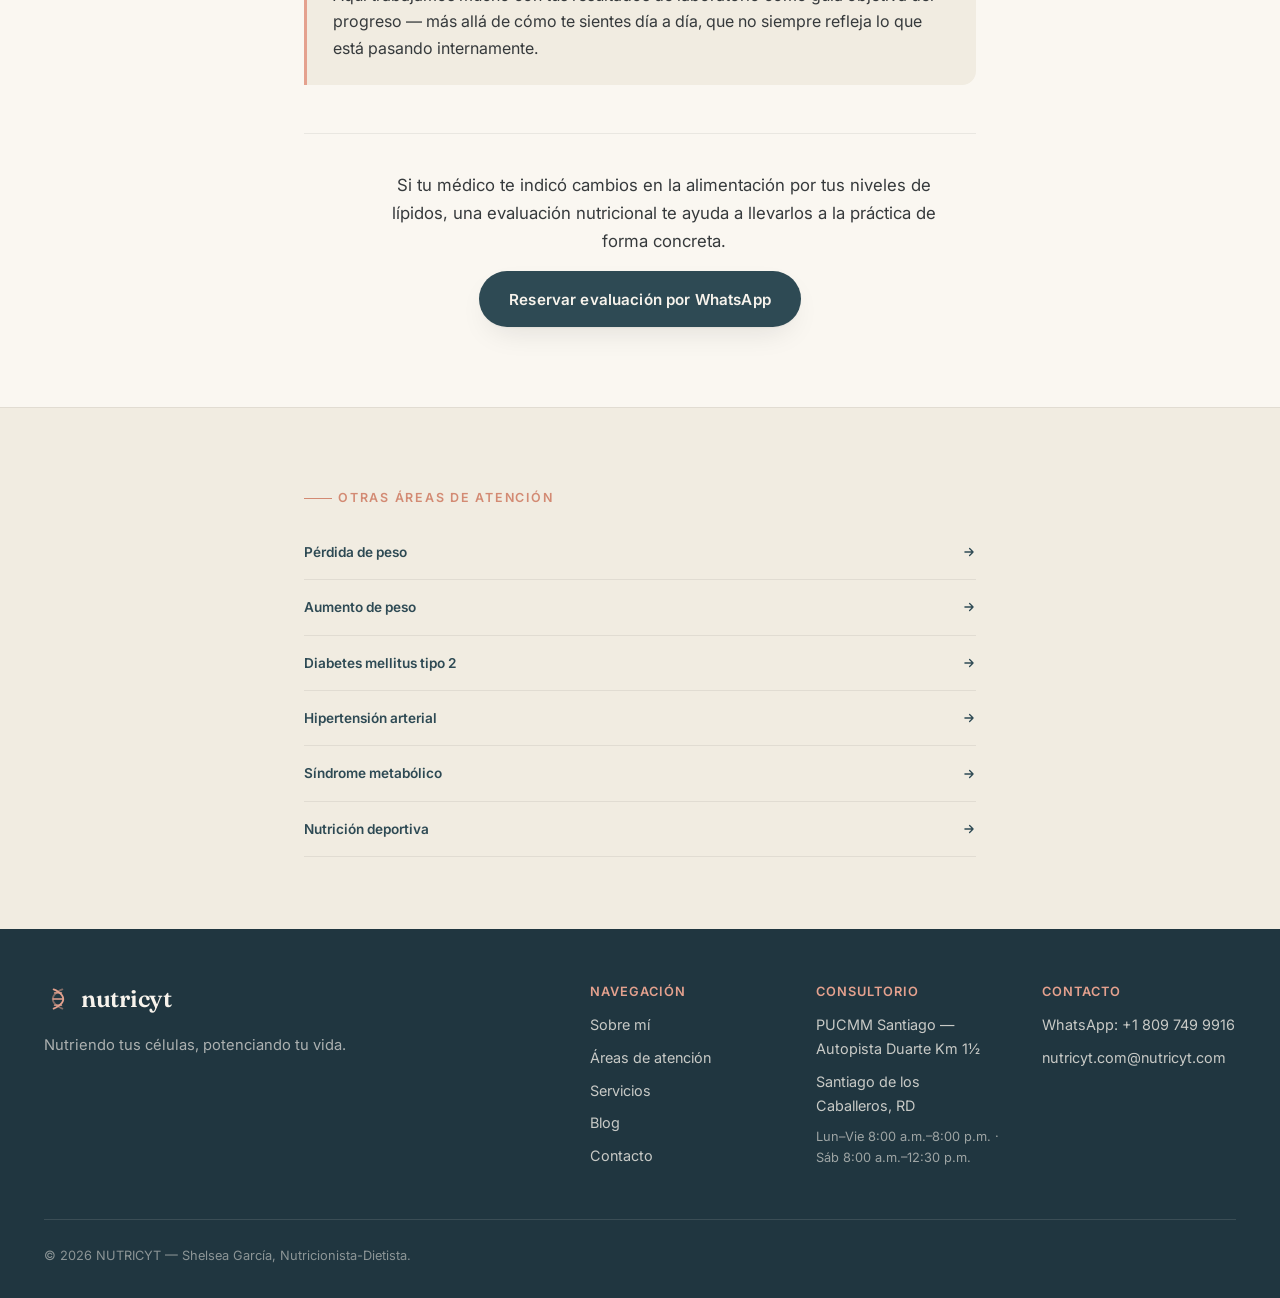
<file: areas/dislipidemias.html>
<!doctype html>
<html lang="es">
<head>
<meta charset="utf-8">
<meta name="viewport" content="width=device-width, initial-scale=1">
<title>Dislipidemias — NUTRICYT</title>
<meta name="description" content="Ajustes en el tipo de grasas y fibra de tu alimentación.">

<link rel="preconnect" href="https://fonts.googleapis.com">
<link rel="preconnect" href="https://fonts.gstatic.com" crossorigin>
<link rel="stylesheet" href="https://fonts.googleapis.com/css2?family=Fraunces:ital,opsz,wght@0,9..144,400;0,9..144,500;0,9..144,600;1,9..144,500&family=Inter:wght@400;500;600;700&display=swap">
<link rel="stylesheet" href="../styles.css?v=20260916">
<link rel="icon" href="data:image/svg+xml,%3Csvg xmlns='http://www.w3.org/2000/svg' viewBox='0 0 32 32'%3E%3Crect width='32' height='32' rx='8' fill='%232e4a54'/%3E%3Cpath d='M11 5c0 0 12 4 12 11s-12 11-12 11' stroke='%23e4a18e' stroke-width='2.2' fill='none' stroke-linecap='round'/%3E%3C/svg%3E">
</head>
<body>
<a class="skip-link" href="#main">Saltar al contenido</a>

<header class="nav" data-nav>
  <div class="nav-inner">
    <a class="brand" href="../index.html#top" aria-label="NUTRICYT — inicio">
      <svg class="brand-icon" viewBox="0 0 32 32" fill="none" aria-hidden="true">
        <path d="M11 5C11 5 22 9 22 16C22 23 11 27 11 27" stroke="var(--coral)" stroke-width="2.1" stroke-linecap="round"/>
        <path d="M21 5C21 5 10 9 10 16C10 23 21 27 21 27" stroke="var(--coral)" stroke-width="2.1" stroke-linecap="round" opacity="0.5"/>
        <line x1="12" y1="9" x2="20" y2="9" stroke="var(--coral)" stroke-width="1.6" stroke-linecap="round"/>
        <line x1="10.3" y1="16" x2="21.7" y2="16" stroke="var(--coral)" stroke-width="1.6" stroke-linecap="round"/>
        <line x1="12" y1="23" x2="20" y2="23" stroke="var(--coral)" stroke-width="1.6" stroke-linecap="round"/>
      </svg>
      <span class="brand-word">nutricyt</span>
    </a>

    <nav class="nav-links" aria-label="Navegación principal">
      <a href="../index.html#sobre-mi">Sobre mí</a>
      <a href="../index.html#areas-atencion">Áreas</a>
      <a href="../index.html#servicios">Servicios</a>
      <a href="../index.html#blog">Blog</a>
      <a href="../index.html#contacto">Contacto</a>
    </nav>

    <div class="nav-actions">
      <a class="btn btn-primary btn-sm nav-cta" href="https://wa.me/18097499916?text=Hola%2C%20quiero%20reservar%20una%20consulta%20de%20nutrici%C3%B3n" target="_blank" rel="noopener">Reservar consulta</a>
      <button class="nav-toggle" data-nav-toggle aria-expanded="false" aria-controls="nav-mobile" aria-label="Abrir menú">
        <span></span><span></span><span></span>
      </button>
    </div>
  </div>
</header>

<nav id="nav-mobile" class="nav-mobile" data-nav-mobile aria-label="Navegación móvil">
  <a href="../index.html#sobre-mi">Sobre mí</a>
  <a href="../index.html#areas-atencion">Áreas de atención</a>
  <a href="../index.html#servicios">Servicios</a>
  <a href="../index.html#blog">Blog</a>
  <a href="../index.html#contacto">Contacto</a>
  <a class="btn btn-primary" href="https://wa.me/18097499916?text=Hola%2C%20quiero%20reservar%20una%20consulta%20de%20nutrici%C3%B3n" target="_blank" rel="noopener">Reservar consulta</a>
</nav>

<main id="main">
  <section class="area-hero">
    <div class="container">
      <p class="area-breadcrumb"><a href="../index.html#areas-atencion">Áreas de atención</a> · Dislipidemias</p>
      <h1 class="area-hero-title reveal">Dislipidemias</h1>
      <p class="area-hero-sub reveal">El tipo de grasa importa tanto como la cantidad.</p>
    </div>
  </section>

  <article class="area-article">
    <div class="container area-article-inner reveal">
      <p class="lede">Cuando los niveles de colesterol o triglicéridos están fuera de rango, la alimentación es una de las primeras herramientas de manejo, junto con el seguimiento médico correspondiente.</p>

      <h2>¿Cómo puede ayudar la nutrición?</h2>
      <p>El enfoque se centra en el tipo de grasas que consumes (no solo la cantidad), el aporte de fibra soluble y el patrón general de alimentación — factores con impacto directo en el perfil lipídico.</p>

      <h2>Qué evaluamos en la consulta</h2>
        <ul>
          <li><svg width="18" height="18" viewBox="0 0 24 24" fill="none" aria-hidden="true"><path d="M5 13l4 4L19 7" stroke="currentColor" stroke-width="2.2" stroke-linecap="round" stroke-linejoin="round"/></svg> Tipo de dislipidemia: colesterol LDL, triglicéridos, o ambos</li>
          <li><svg width="18" height="18" viewBox="0 0 24 24" fill="none" aria-hidden="true"><path d="M5 13l4 4L19 7" stroke="currentColor" stroke-width="2.2" stroke-linecap="round" stroke-linejoin="round"/></svg> Patrón actual de consumo de grasas, fibra, alcohol y azúcares simples</li>
          <li><svg width="18" height="18" viewBox="0 0 24 24" fill="none" aria-hidden="true"><path d="M5 13l4 4L19 7" stroke="currentColor" stroke-width="2.2" stroke-linecap="round" stroke-linejoin="round"/></svg> Antecedentes familiares</li>
          <li><svg width="18" height="18" viewBox="0 0 24 24" fill="none" aria-hidden="true"><path d="M5 13l4 4L19 7" stroke="currentColor" stroke-width="2.2" stroke-linecap="round" stroke-linejoin="round"/></svg> Otros factores de riesgo cardiovascular presentes</li>
        </ul>

      <h2>Cómo se estructura el abordaje</h2>
      <p>Ajustamos la calidad de las grasas —priorizando las insaturadas sobre las saturadas y evitando las grasas trans—, aumentamos la fibra soluble, y revisamos el consumo de azúcares simples si los triglicéridos están elevados.</p>
        <p class="area-note">Trabajamos con tus resultados de laboratorio y en coordinación con el médico que te da seguimiento por tus niveles de colesterol o triglicéridos.</p>

      <h2>Estrategias que podemos trabajar juntos</h2>
        <ul>
          <li><svg width="18" height="18" viewBox="0 0 24 24" fill="none" aria-hidden="true"><path d="M5 13l4 4L19 7" stroke="currentColor" stroke-width="2.2" stroke-linecap="round" stroke-linejoin="round"/></svg> Sustitución de grasas saturadas por fuentes insaturadas</li>
          <li><svg width="18" height="18" viewBox="0 0 24 24" fill="none" aria-hidden="true"><path d="M5 13l4 4L19 7" stroke="currentColor" stroke-width="2.2" stroke-linecap="round" stroke-linejoin="round"/></svg> Incorporación progresiva de fibra soluble (avena, leguminosas, frutas)</li>
          <li><svg width="18" height="18" viewBox="0 0 24 24" fill="none" aria-hidden="true"><path d="M5 13l4 4L19 7" stroke="currentColor" stroke-width="2.2" stroke-linecap="round" stroke-linejoin="round"/></svg> Ajuste de azúcares simples y alcohol, según tu caso</li>
          <li><svg width="18" height="18" viewBox="0 0 24 24" fill="none" aria-hidden="true"><path d="M5 13l4 4L19 7" stroke="currentColor" stroke-width="2.2" stroke-linecap="round" stroke-linejoin="round"/></svg> Lectura de etiquetas para identificar grasas trans</li>
        </ul>

      <h2>Seguimiento e individualización</h2>
      <p>Los marcadores de laboratorio que tu médico solicita periódicamente nos ayudan a confirmar si los ajustes están funcionando, y a afinar el plan con datos objetivos.</p>

      <div class="area-particular">
        <h2>Lo particular de este abordaje</h2>
        <p style="margin-bottom:0;">Aquí trabajamos mucho con tus resultados de laboratorio como guía objetiva del progreso — más allá de cómo te sientes día a día, que no siempre refleja lo que está pasando internamente.</p>
      </div>

      <div class="area-closing">
        <p>Si tu médico te indicó cambios en la alimentación por tus niveles de lípidos, una evaluación nutricional te ayuda a llevarlos a la práctica de forma concreta.</p>
        <a class="btn btn-primary" href="https://wa.me/18097499916?text=Hola%2C%20quiero%20una%20evaluaci%C3%B3n%20nutricional%20sobre%20dislipidemias" target="_blank" rel="noopener">Reservar evaluación por WhatsApp</a>
      </div>
    </div>
  </article>

  <section class="area-other">
    <div class="container" style="max-width:720px;">
      <p class="eyebrow">Otras áreas de atención</p>
          <a class="area-link" href="perdida-de-peso.html" style="display:flex;align-items:center;justify-content:space-between;padding:1rem 0;border-bottom:1px solid var(--line-soft);">Pérdida de peso <svg width="14" height="14" viewBox="0 0 24 24" fill="none" aria-hidden="true"><path d="M5 12h14M13 6l6 6-6 6" stroke="currentColor" stroke-width="2.2" stroke-linecap="round" stroke-linejoin="round"/></svg></a>
          <a class="area-link" href="aumento-de-peso.html" style="display:flex;align-items:center;justify-content:space-between;padding:1rem 0;border-bottom:1px solid var(--line-soft);">Aumento de peso <svg width="14" height="14" viewBox="0 0 24 24" fill="none" aria-hidden="true"><path d="M5 12h14M13 6l6 6-6 6" stroke="currentColor" stroke-width="2.2" stroke-linecap="round" stroke-linejoin="round"/></svg></a>
          <a class="area-link" href="diabetes-tipo-2.html" style="display:flex;align-items:center;justify-content:space-between;padding:1rem 0;border-bottom:1px solid var(--line-soft);">Diabetes mellitus tipo 2 <svg width="14" height="14" viewBox="0 0 24 24" fill="none" aria-hidden="true"><path d="M5 12h14M13 6l6 6-6 6" stroke="currentColor" stroke-width="2.2" stroke-linecap="round" stroke-linejoin="round"/></svg></a>
          <a class="area-link" href="hipertension-arterial.html" style="display:flex;align-items:center;justify-content:space-between;padding:1rem 0;border-bottom:1px solid var(--line-soft);">Hipertensión arterial <svg width="14" height="14" viewBox="0 0 24 24" fill="none" aria-hidden="true"><path d="M5 12h14M13 6l6 6-6 6" stroke="currentColor" stroke-width="2.2" stroke-linecap="round" stroke-linejoin="round"/></svg></a>
          <a class="area-link" href="sindrome-metabolico.html" style="display:flex;align-items:center;justify-content:space-between;padding:1rem 0;border-bottom:1px solid var(--line-soft);">Síndrome metabólico <svg width="14" height="14" viewBox="0 0 24 24" fill="none" aria-hidden="true"><path d="M5 12h14M13 6l6 6-6 6" stroke="currentColor" stroke-width="2.2" stroke-linecap="round" stroke-linejoin="round"/></svg></a>
          <a class="area-link" href="nutricion-deportiva.html" style="display:flex;align-items:center;justify-content:space-between;padding:1rem 0;border-bottom:1px solid var(--line-soft);">Nutrición deportiva <svg width="14" height="14" viewBox="0 0 24 24" fill="none" aria-hidden="true"><path d="M5 12h14M13 6l6 6-6 6" stroke="currentColor" stroke-width="2.2" stroke-linecap="round" stroke-linejoin="round"/></svg></a>
    </div>
  </section>
</main>

<footer class="footer">
  <div class="container">
    <div class="footer-top">
      <div>
        <a class="brand" href="../index.html#top">
          <svg class="brand-icon" viewBox="0 0 32 32" fill="none" aria-hidden="true">
            <path d="M11 5C11 5 22 9 22 16C22 23 11 27 11 27" stroke="var(--coral)" stroke-width="2.1" stroke-linecap="round"/>
            <path d="M21 5C21 5 10 9 10 16C10 23 21 27 21 27" stroke="var(--coral)" stroke-width="2.1" stroke-linecap="round" opacity="0.5"/>
            <line x1="12" y1="9" x2="20" y2="9" stroke="var(--coral)" stroke-width="1.6" stroke-linecap="round"/>
            <line x1="10.3" y1="16" x2="21.7" y2="16" stroke="var(--coral)" stroke-width="1.6" stroke-linecap="round"/>
            <line x1="12" y1="23" x2="20" y2="23" stroke="var(--coral)" stroke-width="1.6" stroke-linecap="round"/>
          </svg>
          <span class="brand-word">nutricyt</span>
        </a>
        <p class="footer-tagline">Nutriendo tus células, potenciando tu vida.</p>
      </div>

      <div class="footer-cols">
        <div class="footer-col">
          <h3>Navegación</h3>
          <a href="../index.html#sobre-mi">Sobre mí</a>
          <a href="../index.html#areas-atencion">Áreas de atención</a>
          <a href="../index.html#servicios">Servicios</a>
          <a href="../index.html#blog">Blog</a>
          <a href="../index.html#contacto">Contacto</a>
        </div>
        <div class="footer-col">
          <h3>Consultorio</h3>
          <p>PUCMM Santiago — Autopista Duarte Km 1½</p>
          <p>Santiago de los Caballeros, RD</p>
          <p style="font-size:0.8rem;opacity:.75;">Lun–Vie 8:00 a.m.–8:00 p.m. · Sáb 8:00 a.m.–12:30 p.m.</p>
        </div>
        <div class="footer-col">
          <h3>Contacto</h3>
          <a href="https://wa.me/18097499916" target="_blank" rel="noopener">WhatsApp: +1 809 749 9916</a>
          <a href="mailto:nutricyt.com@nutricyt.com">nutricyt.com@nutricyt.com</a>
        </div>
      </div>
    </div>

    <div class="footer-bottom">
      <span>© <span data-year>2026</span> NUTRICYT — Shelsea García, Nutricionista-Dietista.</span>
    </div>
  </div>
</footer>

<div class="wa-widget" data-wa-widget>
  <div class="wa-panel" data-wa-panel role="dialog" aria-label="Chat de NUTRICYT">
    <div class="wa-head">
      <span class="wa-avatar" aria-hidden="true">N</span>
      <div class="wa-head-text">
        <strong>NUTRICYT</strong>
        <span>En línea</span>
      </div>
    </div>
    <div class="wa-body" data-wa-body>
      <div class="wa-msg bot">¡Hola! 👋 Soy el asistente virtual de NUTRICYT, ¿en qué te puedo ayudar?</div>
    </div>
    <form class="wa-form" data-wa-form>
      <label class="sr-only" for="wa-input">Escribe tu mensaje</label>
      <input id="wa-input" data-wa-input type="text" placeholder="Escribe un mensaje…" autocomplete="off">
      <button type="submit" aria-label="Enviar">
        <svg width="18" height="18" viewBox="0 0 24 24" fill="none"><path d="M4 12l16-8-6 16-3-6-7-2z" stroke="currentColor" stroke-width="1.8" stroke-linejoin="round"/></svg>
      </button>
    </form>
  </div>

  <button class="wa-fab" data-wa-fab aria-expanded="false" aria-label="Abrir chat de WhatsApp">
    <span class="wa-badge" aria-hidden="true"></span>
    <svg class="icon-chat" viewBox="0 0 24 24" fill="none" aria-hidden="true"><path d="M12 3C7.03 3 3 6.58 3 11c0 2.1.94 4.02 2.5 5.46L4.8 20.2a.6.6 0 00.79.7l3.98-1.6c.77.22 1.6.34 2.43.34 4.97 0 9-3.58 9-8s-4.03-8-9-8z" fill="currentColor"/></svg>
    <svg class="icon-close" viewBox="0 0 24 24" fill="none" aria-hidden="true"><path d="M6 6l12 12M18 6L6 18" stroke="currentColor" stroke-width="2.3" stroke-linecap="round"/></svg>
  </button>
</div>

<script defer src="../lib/manifest.js"></script>
<script defer src="../main.js?v=20260916"></script>
</body>
</html>
</file>
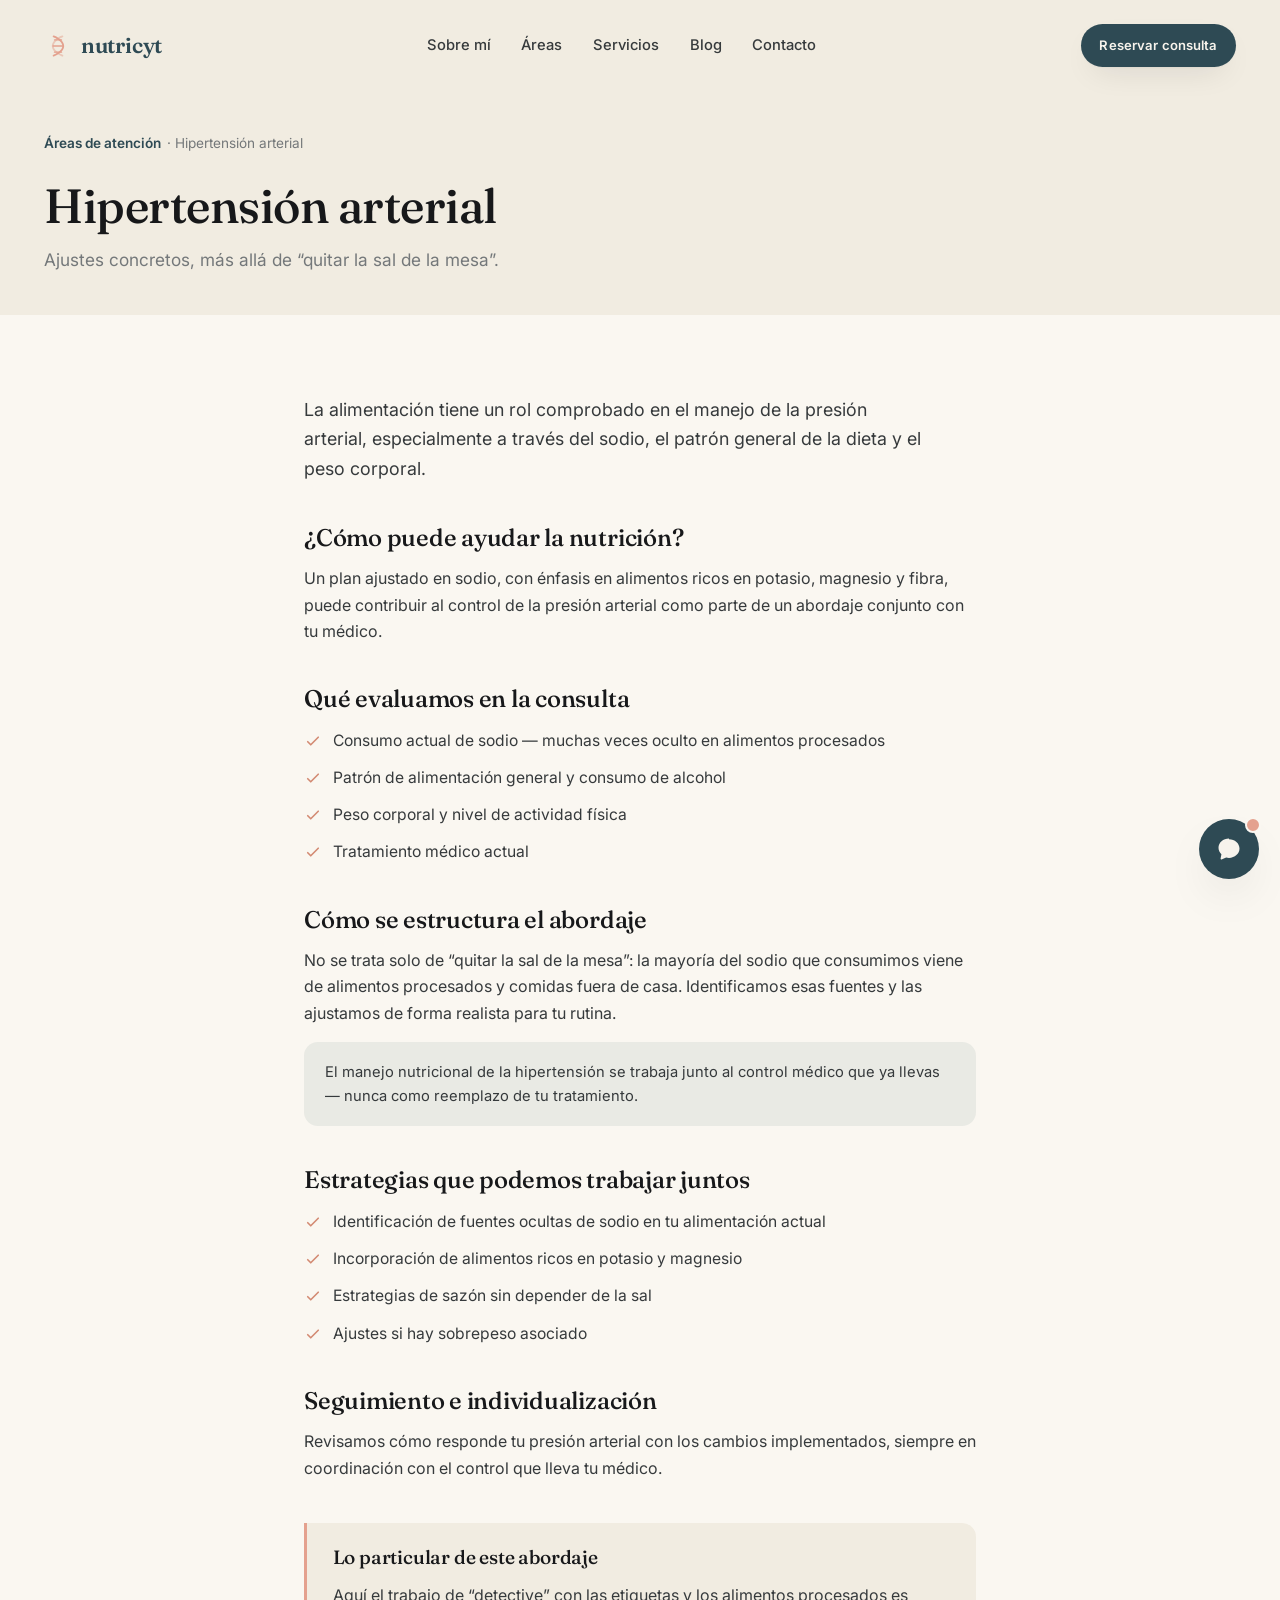
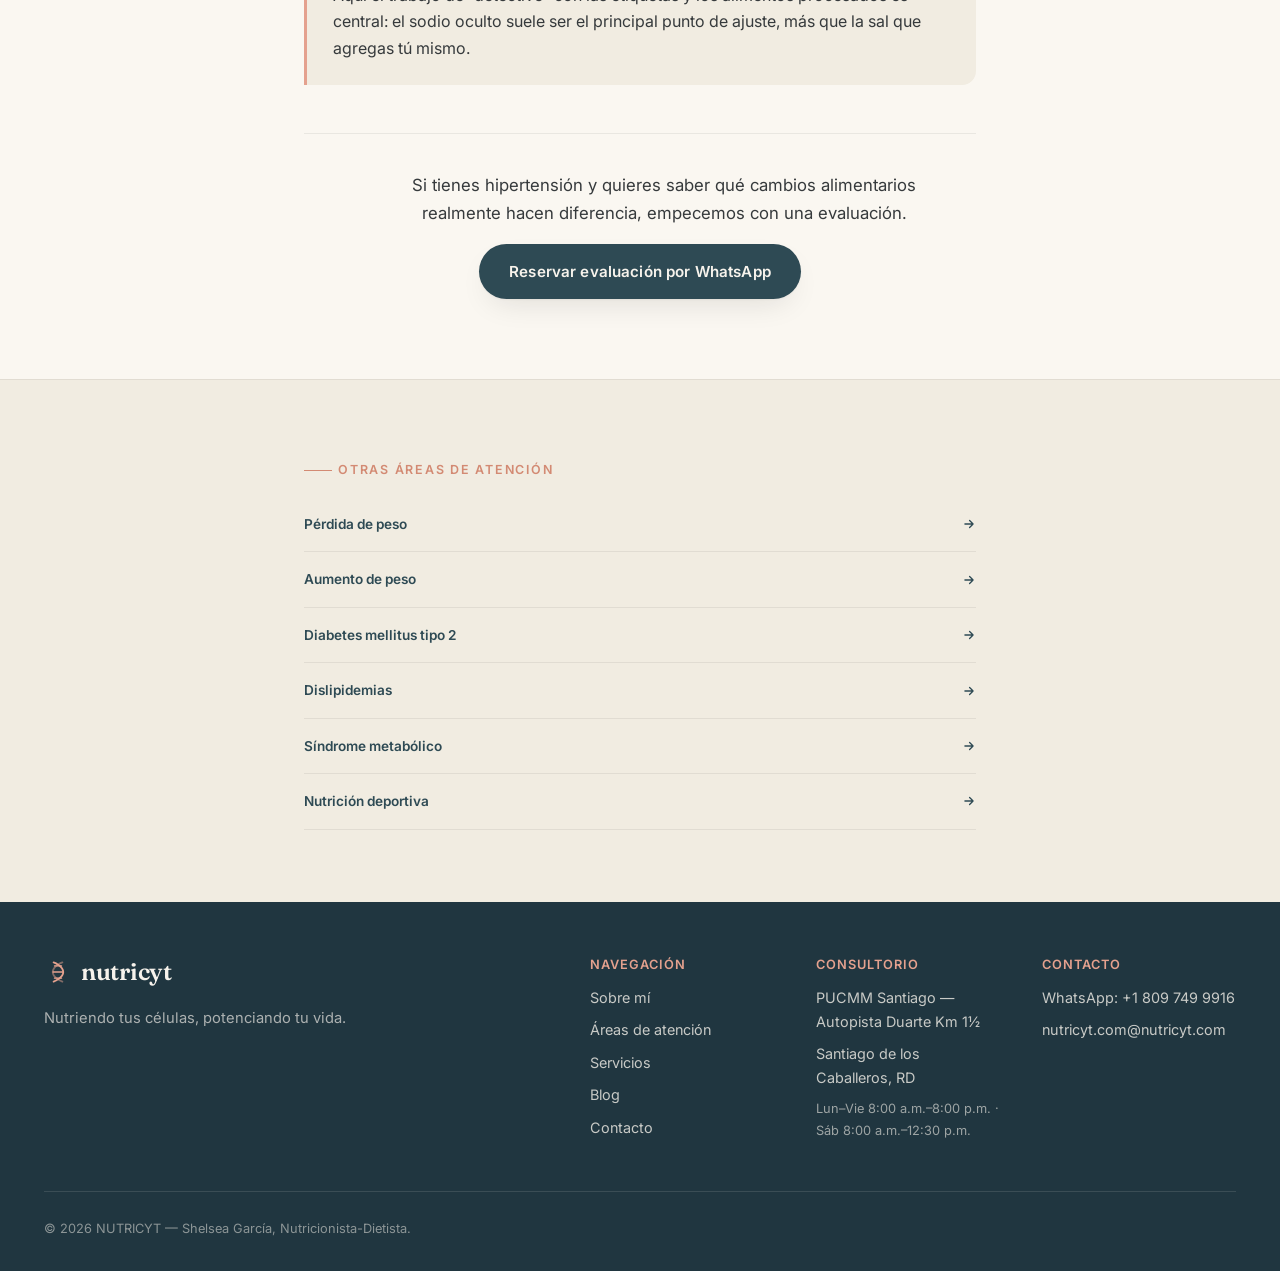
<file: areas/hipertension-arterial.html>
<!doctype html>
<html lang="es">
<head>
<meta charset="utf-8">
<meta name="viewport" content="width=device-width, initial-scale=1">
<title>Hipertensión arterial — NUTRICYT</title>
<meta name="description" content="Estrategias alimentarias para acompañar el control de la presión arterial.">

<link rel="preconnect" href="https://fonts.googleapis.com">
<link rel="preconnect" href="https://fonts.gstatic.com" crossorigin>
<link rel="stylesheet" href="https://fonts.googleapis.com/css2?family=Fraunces:ital,opsz,wght@0,9..144,400;0,9..144,500;0,9..144,600;1,9..144,500&family=Inter:wght@400;500;600;700&display=swap">
<link rel="stylesheet" href="../styles.css?v=20260916">
<link rel="icon" href="data:image/svg+xml,%3Csvg xmlns='http://www.w3.org/2000/svg' viewBox='0 0 32 32'%3E%3Crect width='32' height='32' rx='8' fill='%232e4a54'/%3E%3Cpath d='M11 5c0 0 12 4 12 11s-12 11-12 11' stroke='%23e4a18e' stroke-width='2.2' fill='none' stroke-linecap='round'/%3E%3C/svg%3E">
</head>
<body>
<a class="skip-link" href="#main">Saltar al contenido</a>

<header class="nav" data-nav>
  <div class="nav-inner">
    <a class="brand" href="../index.html#top" aria-label="NUTRICYT — inicio">
      <svg class="brand-icon" viewBox="0 0 32 32" fill="none" aria-hidden="true">
        <path d="M11 5C11 5 22 9 22 16C22 23 11 27 11 27" stroke="var(--coral)" stroke-width="2.1" stroke-linecap="round"/>
        <path d="M21 5C21 5 10 9 10 16C10 23 21 27 21 27" stroke="var(--coral)" stroke-width="2.1" stroke-linecap="round" opacity="0.5"/>
        <line x1="12" y1="9" x2="20" y2="9" stroke="var(--coral)" stroke-width="1.6" stroke-linecap="round"/>
        <line x1="10.3" y1="16" x2="21.7" y2="16" stroke="var(--coral)" stroke-width="1.6" stroke-linecap="round"/>
        <line x1="12" y1="23" x2="20" y2="23" stroke="var(--coral)" stroke-width="1.6" stroke-linecap="round"/>
      </svg>
      <span class="brand-word">nutricyt</span>
    </a>

    <nav class="nav-links" aria-label="Navegación principal">
      <a href="../index.html#sobre-mi">Sobre mí</a>
      <a href="../index.html#areas-atencion">Áreas</a>
      <a href="../index.html#servicios">Servicios</a>
      <a href="../index.html#blog">Blog</a>
      <a href="../index.html#contacto">Contacto</a>
    </nav>

    <div class="nav-actions">
      <a class="btn btn-primary btn-sm nav-cta" href="https://wa.me/18097499916?text=Hola%2C%20quiero%20reservar%20una%20consulta%20de%20nutrici%C3%B3n" target="_blank" rel="noopener">Reservar consulta</a>
      <button class="nav-toggle" data-nav-toggle aria-expanded="false" aria-controls="nav-mobile" aria-label="Abrir menú">
        <span></span><span></span><span></span>
      </button>
    </div>
  </div>
</header>

<nav id="nav-mobile" class="nav-mobile" data-nav-mobile aria-label="Navegación móvil">
  <a href="../index.html#sobre-mi">Sobre mí</a>
  <a href="../index.html#areas-atencion">Áreas de atención</a>
  <a href="../index.html#servicios">Servicios</a>
  <a href="../index.html#blog">Blog</a>
  <a href="../index.html#contacto">Contacto</a>
  <a class="btn btn-primary" href="https://wa.me/18097499916?text=Hola%2C%20quiero%20reservar%20una%20consulta%20de%20nutrici%C3%B3n" target="_blank" rel="noopener">Reservar consulta</a>
</nav>

<main id="main">
  <section class="area-hero">
    <div class="container">
      <p class="area-breadcrumb"><a href="../index.html#areas-atencion">Áreas de atención</a> · Hipertensión arterial</p>
      <h1 class="area-hero-title reveal">Hipertensión arterial</h1>
      <p class="area-hero-sub reveal">Ajustes concretos, más allá de “quitar la sal de la mesa”.</p>
    </div>
  </section>

  <article class="area-article">
    <div class="container area-article-inner reveal">
      <p class="lede">La alimentación tiene un rol comprobado en el manejo de la presión arterial, especialmente a través del sodio, el patrón general de la dieta y el peso corporal.</p>

      <h2>¿Cómo puede ayudar la nutrición?</h2>
      <p>Un plan ajustado en sodio, con énfasis en alimentos ricos en potasio, magnesio y fibra, puede contribuir al control de la presión arterial como parte de un abordaje conjunto con tu médico.</p>

      <h2>Qué evaluamos en la consulta</h2>
        <ul>
          <li><svg width="18" height="18" viewBox="0 0 24 24" fill="none" aria-hidden="true"><path d="M5 13l4 4L19 7" stroke="currentColor" stroke-width="2.2" stroke-linecap="round" stroke-linejoin="round"/></svg> Consumo actual de sodio — muchas veces oculto en alimentos procesados</li>
          <li><svg width="18" height="18" viewBox="0 0 24 24" fill="none" aria-hidden="true"><path d="M5 13l4 4L19 7" stroke="currentColor" stroke-width="2.2" stroke-linecap="round" stroke-linejoin="round"/></svg> Patrón de alimentación general y consumo de alcohol</li>
          <li><svg width="18" height="18" viewBox="0 0 24 24" fill="none" aria-hidden="true"><path d="M5 13l4 4L19 7" stroke="currentColor" stroke-width="2.2" stroke-linecap="round" stroke-linejoin="round"/></svg> Peso corporal y nivel de actividad física</li>
          <li><svg width="18" height="18" viewBox="0 0 24 24" fill="none" aria-hidden="true"><path d="M5 13l4 4L19 7" stroke="currentColor" stroke-width="2.2" stroke-linecap="round" stroke-linejoin="round"/></svg> Tratamiento médico actual</li>
        </ul>

      <h2>Cómo se estructura el abordaje</h2>
      <p>No se trata solo de “quitar la sal de la mesa”: la mayoría del sodio que consumimos viene de alimentos procesados y comidas fuera de casa. Identificamos esas fuentes y las ajustamos de forma realista para tu rutina.</p>
        <p class="area-note">El manejo nutricional de la hipertensión se trabaja junto al control médico que ya llevas — nunca como reemplazo de tu tratamiento.</p>

      <h2>Estrategias que podemos trabajar juntos</h2>
        <ul>
          <li><svg width="18" height="18" viewBox="0 0 24 24" fill="none" aria-hidden="true"><path d="M5 13l4 4L19 7" stroke="currentColor" stroke-width="2.2" stroke-linecap="round" stroke-linejoin="round"/></svg> Identificación de fuentes ocultas de sodio en tu alimentación actual</li>
          <li><svg width="18" height="18" viewBox="0 0 24 24" fill="none" aria-hidden="true"><path d="M5 13l4 4L19 7" stroke="currentColor" stroke-width="2.2" stroke-linecap="round" stroke-linejoin="round"/></svg> Incorporación de alimentos ricos en potasio y magnesio</li>
          <li><svg width="18" height="18" viewBox="0 0 24 24" fill="none" aria-hidden="true"><path d="M5 13l4 4L19 7" stroke="currentColor" stroke-width="2.2" stroke-linecap="round" stroke-linejoin="round"/></svg> Estrategias de sazón sin depender de la sal</li>
          <li><svg width="18" height="18" viewBox="0 0 24 24" fill="none" aria-hidden="true"><path d="M5 13l4 4L19 7" stroke="currentColor" stroke-width="2.2" stroke-linecap="round" stroke-linejoin="round"/></svg> Ajustes si hay sobrepeso asociado</li>
        </ul>

      <h2>Seguimiento e individualización</h2>
      <p>Revisamos cómo responde tu presión arterial con los cambios implementados, siempre en coordinación con el control que lleva tu médico.</p>

      <div class="area-particular">
        <h2>Lo particular de este abordaje</h2>
        <p style="margin-bottom:0;">Aquí el trabajo de “detective” con las etiquetas y los alimentos procesados es central: el sodio oculto suele ser el principal punto de ajuste, más que la sal que agregas tú mismo.</p>
      </div>

      <div class="area-closing">
        <p>Si tienes hipertensión y quieres saber qué cambios alimentarios realmente hacen diferencia, empecemos con una evaluación.</p>
        <a class="btn btn-primary" href="https://wa.me/18097499916?text=Hola%2C%20quiero%20una%20evaluaci%C3%B3n%20nutricional%20sobre%20hipertension%20arterial" target="_blank" rel="noopener">Reservar evaluación por WhatsApp</a>
      </div>
    </div>
  </article>

  <section class="area-other">
    <div class="container" style="max-width:720px;">
      <p class="eyebrow">Otras áreas de atención</p>
          <a class="area-link" href="perdida-de-peso.html" style="display:flex;align-items:center;justify-content:space-between;padding:1rem 0;border-bottom:1px solid var(--line-soft);">Pérdida de peso <svg width="14" height="14" viewBox="0 0 24 24" fill="none" aria-hidden="true"><path d="M5 12h14M13 6l6 6-6 6" stroke="currentColor" stroke-width="2.2" stroke-linecap="round" stroke-linejoin="round"/></svg></a>
          <a class="area-link" href="aumento-de-peso.html" style="display:flex;align-items:center;justify-content:space-between;padding:1rem 0;border-bottom:1px solid var(--line-soft);">Aumento de peso <svg width="14" height="14" viewBox="0 0 24 24" fill="none" aria-hidden="true"><path d="M5 12h14M13 6l6 6-6 6" stroke="currentColor" stroke-width="2.2" stroke-linecap="round" stroke-linejoin="round"/></svg></a>
          <a class="area-link" href="diabetes-tipo-2.html" style="display:flex;align-items:center;justify-content:space-between;padding:1rem 0;border-bottom:1px solid var(--line-soft);">Diabetes mellitus tipo 2 <svg width="14" height="14" viewBox="0 0 24 24" fill="none" aria-hidden="true"><path d="M5 12h14M13 6l6 6-6 6" stroke="currentColor" stroke-width="2.2" stroke-linecap="round" stroke-linejoin="round"/></svg></a>
          <a class="area-link" href="dislipidemias.html" style="display:flex;align-items:center;justify-content:space-between;padding:1rem 0;border-bottom:1px solid var(--line-soft);">Dislipidemias <svg width="14" height="14" viewBox="0 0 24 24" fill="none" aria-hidden="true"><path d="M5 12h14M13 6l6 6-6 6" stroke="currentColor" stroke-width="2.2" stroke-linecap="round" stroke-linejoin="round"/></svg></a>
          <a class="area-link" href="sindrome-metabolico.html" style="display:flex;align-items:center;justify-content:space-between;padding:1rem 0;border-bottom:1px solid var(--line-soft);">Síndrome metabólico <svg width="14" height="14" viewBox="0 0 24 24" fill="none" aria-hidden="true"><path d="M5 12h14M13 6l6 6-6 6" stroke="currentColor" stroke-width="2.2" stroke-linecap="round" stroke-linejoin="round"/></svg></a>
          <a class="area-link" href="nutricion-deportiva.html" style="display:flex;align-items:center;justify-content:space-between;padding:1rem 0;border-bottom:1px solid var(--line-soft);">Nutrición deportiva <svg width="14" height="14" viewBox="0 0 24 24" fill="none" aria-hidden="true"><path d="M5 12h14M13 6l6 6-6 6" stroke="currentColor" stroke-width="2.2" stroke-linecap="round" stroke-linejoin="round"/></svg></a>
    </div>
  </section>
</main>

<footer class="footer">
  <div class="container">
    <div class="footer-top">
      <div>
        <a class="brand" href="../index.html#top">
          <svg class="brand-icon" viewBox="0 0 32 32" fill="none" aria-hidden="true">
            <path d="M11 5C11 5 22 9 22 16C22 23 11 27 11 27" stroke="var(--coral)" stroke-width="2.1" stroke-linecap="round"/>
            <path d="M21 5C21 5 10 9 10 16C10 23 21 27 21 27" stroke="var(--coral)" stroke-width="2.1" stroke-linecap="round" opacity="0.5"/>
            <line x1="12" y1="9" x2="20" y2="9" stroke="var(--coral)" stroke-width="1.6" stroke-linecap="round"/>
            <line x1="10.3" y1="16" x2="21.7" y2="16" stroke="var(--coral)" stroke-width="1.6" stroke-linecap="round"/>
            <line x1="12" y1="23" x2="20" y2="23" stroke="var(--coral)" stroke-width="1.6" stroke-linecap="round"/>
          </svg>
          <span class="brand-word">nutricyt</span>
        </a>
        <p class="footer-tagline">Nutriendo tus células, potenciando tu vida.</p>
      </div>

      <div class="footer-cols">
        <div class="footer-col">
          <h3>Navegación</h3>
          <a href="../index.html#sobre-mi">Sobre mí</a>
          <a href="../index.html#areas-atencion">Áreas de atención</a>
          <a href="../index.html#servicios">Servicios</a>
          <a href="../index.html#blog">Blog</a>
          <a href="../index.html#contacto">Contacto</a>
        </div>
        <div class="footer-col">
          <h3>Consultorio</h3>
          <p>PUCMM Santiago — Autopista Duarte Km 1½</p>
          <p>Santiago de los Caballeros, RD</p>
          <p style="font-size:0.8rem;opacity:.75;">Lun–Vie 8:00 a.m.–8:00 p.m. · Sáb 8:00 a.m.–12:30 p.m.</p>
        </div>
        <div class="footer-col">
          <h3>Contacto</h3>
          <a href="https://wa.me/18097499916" target="_blank" rel="noopener">WhatsApp: +1 809 749 9916</a>
          <a href="mailto:nutricyt.com@nutricyt.com">nutricyt.com@nutricyt.com</a>
        </div>
      </div>
    </div>

    <div class="footer-bottom">
      <span>© <span data-year>2026</span> NUTRICYT — Shelsea García, Nutricionista-Dietista.</span>
    </div>
  </div>
</footer>

<div class="wa-widget" data-wa-widget>
  <div class="wa-panel" data-wa-panel role="dialog" aria-label="Chat de NUTRICYT">
    <div class="wa-head">
      <span class="wa-avatar" aria-hidden="true">N</span>
      <div class="wa-head-text">
        <strong>NUTRICYT</strong>
        <span>En línea</span>
      </div>
    </div>
    <div class="wa-body" data-wa-body>
      <div class="wa-msg bot">¡Hola! 👋 Soy el asistente virtual de NUTRICYT, ¿en qué te puedo ayudar?</div>
    </div>
    <form class="wa-form" data-wa-form>
      <label class="sr-only" for="wa-input">Escribe tu mensaje</label>
      <input id="wa-input" data-wa-input type="text" placeholder="Escribe un mensaje…" autocomplete="off">
      <button type="submit" aria-label="Enviar">
        <svg width="18" height="18" viewBox="0 0 24 24" fill="none"><path d="M4 12l16-8-6 16-3-6-7-2z" stroke="currentColor" stroke-width="1.8" stroke-linejoin="round"/></svg>
      </button>
    </form>
  </div>

  <button class="wa-fab" data-wa-fab aria-expanded="false" aria-label="Abrir chat de WhatsApp">
    <span class="wa-badge" aria-hidden="true"></span>
    <svg class="icon-chat" viewBox="0 0 24 24" fill="none" aria-hidden="true"><path d="M12 3C7.03 3 3 6.58 3 11c0 2.1.94 4.02 2.5 5.46L4.8 20.2a.6.6 0 00.79.7l3.98-1.6c.77.22 1.6.34 2.43.34 4.97 0 9-3.58 9-8s-4.03-8-9-8z" fill="currentColor"/></svg>
    <svg class="icon-close" viewBox="0 0 24 24" fill="none" aria-hidden="true"><path d="M6 6l12 12M18 6L6 18" stroke="currentColor" stroke-width="2.3" stroke-linecap="round"/></svg>
  </button>
</div>

<script defer src="../lib/manifest.js"></script>
<script defer src="../main.js?v=20260916"></script>
</body>
</html>
</file>
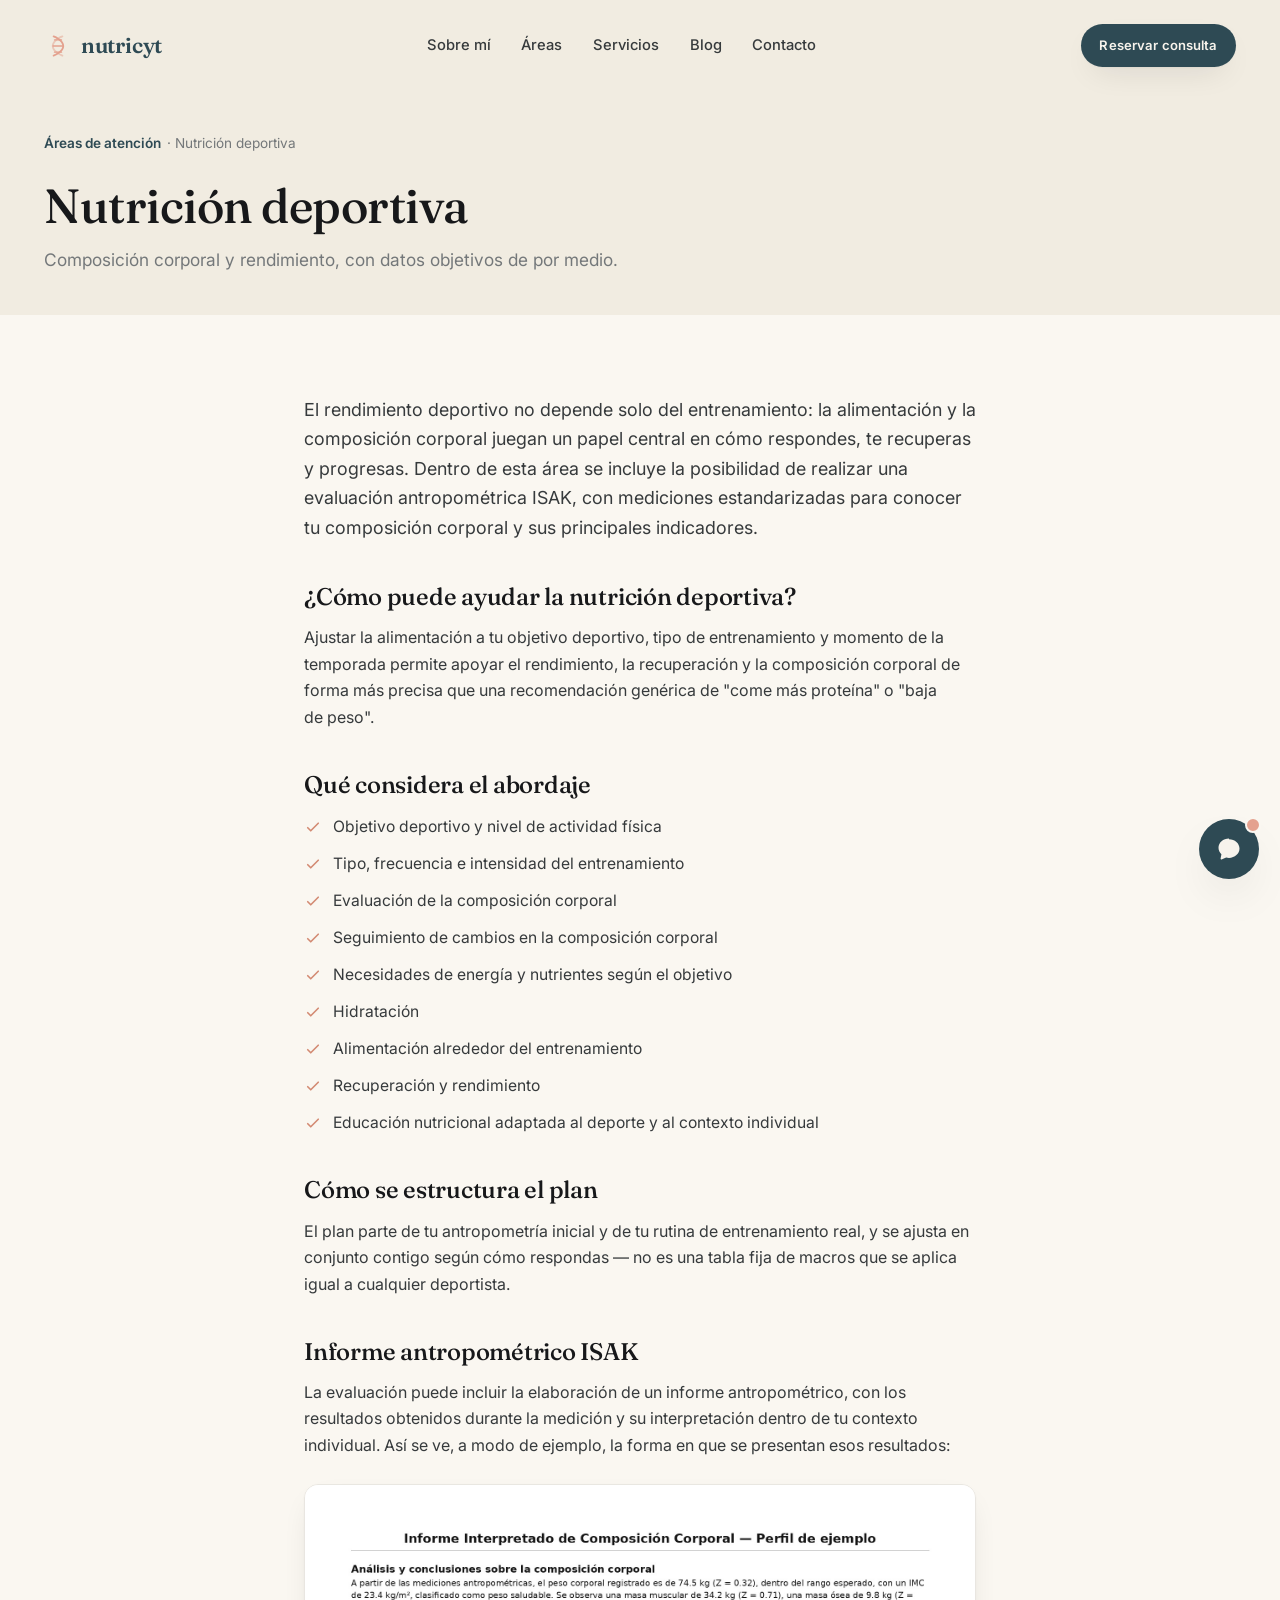
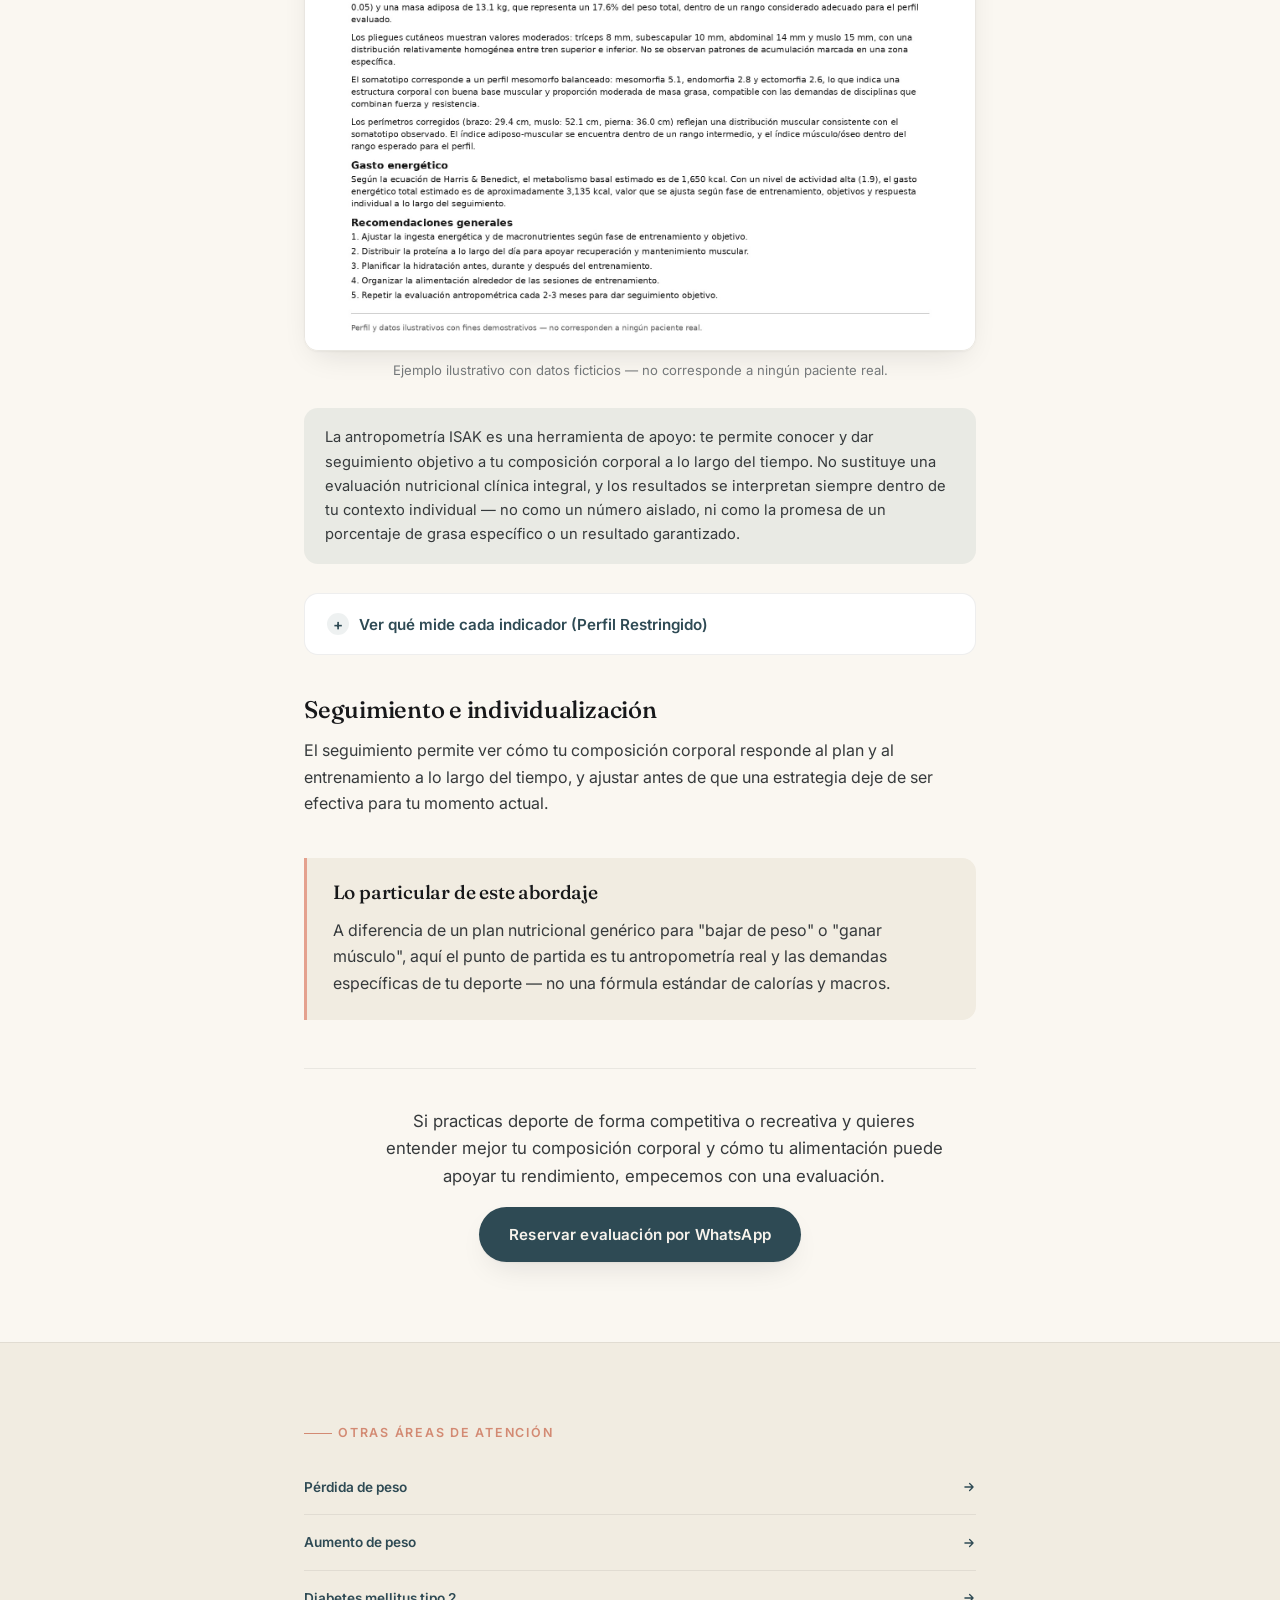
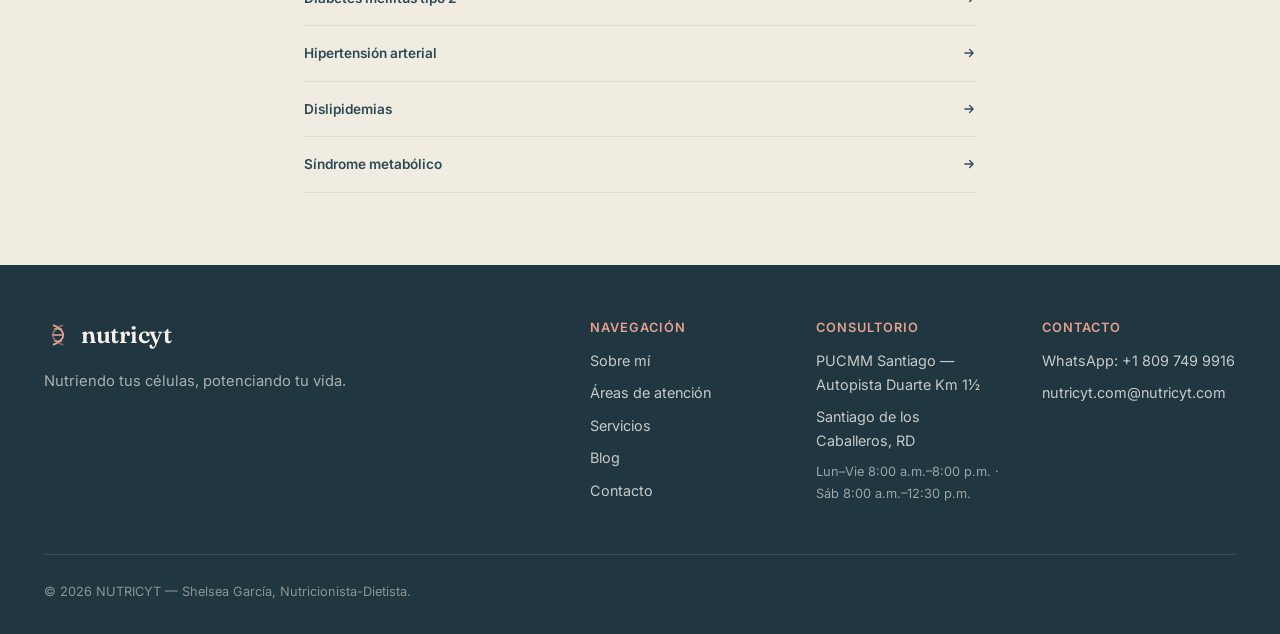
<file: areas/nutricion-deportiva.html>
<!doctype html>
<html lang="es">
<head>
<meta charset="utf-8">
<meta name="viewport" content="width=device-width, initial-scale=1">
<title>Nutrición deportiva — NUTRICYT</title>
<meta name="description" content="Antropometría ISAK aplicada a tu disciplina, sin prometer un número en la báscula.">

<link rel="preconnect" href="https://fonts.googleapis.com">
<link rel="preconnect" href="https://fonts.gstatic.com" crossorigin>
<link rel="stylesheet" href="https://fonts.googleapis.com/css2?family=Fraunces:ital,opsz,wght@0,9..144,400;0,9..144,500;0,9..144,600;1,9..144,500&family=Inter:wght@400;500;600;700&display=swap">
<link rel="stylesheet" href="../styles.css?v=20260916">
<link rel="icon" href="data:image/svg+xml,%3Csvg xmlns='http://www.w3.org/2000/svg' viewBox='0 0 32 32'%3E%3Crect width='32' height='32' rx='8' fill='%232e4a54'/%3E%3Cpath d='M11 5c0 0 12 4 12 11s-12 11-12 11' stroke='%23e4a18e' stroke-width='2.2' fill='none' stroke-linecap='round'/%3E%3C/svg%3E">
</head>
<body>
<a class="skip-link" href="#main">Saltar al contenido</a>

<header class="nav" data-nav>
  <div class="nav-inner">
    <a class="brand" href="../index.html#top" aria-label="NUTRICYT — inicio">
      <svg class="brand-icon" viewBox="0 0 32 32" fill="none" aria-hidden="true">
        <path d="M11 5C11 5 22 9 22 16C22 23 11 27 11 27" stroke="var(--coral)" stroke-width="2.1" stroke-linecap="round"/>
        <path d="M21 5C21 5 10 9 10 16C10 23 21 27 21 27" stroke="var(--coral)" stroke-width="2.1" stroke-linecap="round" opacity="0.5"/>
        <line x1="12" y1="9" x2="20" y2="9" stroke="var(--coral)" stroke-width="1.6" stroke-linecap="round"/>
        <line x1="10.3" y1="16" x2="21.7" y2="16" stroke="var(--coral)" stroke-width="1.6" stroke-linecap="round"/>
        <line x1="12" y1="23" x2="20" y2="23" stroke="var(--coral)" stroke-width="1.6" stroke-linecap="round"/>
      </svg>
      <span class="brand-word">nutricyt</span>
    </a>

    <nav class="nav-links" aria-label="Navegación principal">
      <a href="../index.html#sobre-mi">Sobre mí</a>
      <a href="../index.html#areas-atencion">Áreas</a>
      <a href="../index.html#servicios">Servicios</a>
      <a href="../index.html#blog">Blog</a>
      <a href="../index.html#contacto">Contacto</a>
    </nav>

    <div class="nav-actions">
      <a class="btn btn-primary btn-sm nav-cta" href="https://wa.me/18097499916?text=Hola%2C%20quiero%20reservar%20una%20consulta%20de%20nutrici%C3%B3n" target="_blank" rel="noopener">Reservar consulta</a>
      <button class="nav-toggle" data-nav-toggle aria-expanded="false" aria-controls="nav-mobile" aria-label="Abrir menú">
        <span></span><span></span><span></span>
      </button>
    </div>
  </div>
</header>

<nav id="nav-mobile" class="nav-mobile" data-nav-mobile aria-label="Navegación móvil">
  <a href="../index.html#sobre-mi">Sobre mí</a>
  <a href="../index.html#areas-atencion">Áreas de atención</a>
  <a href="../index.html#servicios">Servicios</a>
  <a href="../index.html#blog">Blog</a>
  <a href="../index.html#contacto">Contacto</a>
  <a class="btn btn-primary" href="https://wa.me/18097499916?text=Hola%2C%20quiero%20reservar%20una%20consulta%20de%20nutrici%C3%B3n" target="_blank" rel="noopener">Reservar consulta</a>
</nav>

<main id="main">
  <section class="area-hero">
    <div class="container">
      <p class="area-breadcrumb"><a href="../index.html#areas-atencion">Áreas de atención</a> · Nutrición deportiva</p>
      <h1 class="area-hero-title reveal">Nutrición deportiva</h1>
      <p class="area-hero-sub reveal">Composición corporal y rendimiento, con datos objetivos de por medio.</p>
    </div>
  </section>

  <article class="area-article">
    <div class="container area-article-inner reveal">
      <p class="lede">El rendimiento deportivo no depende solo del entrenamiento: la alimentación y la composición corporal juegan un papel central en cómo respondes, te recuperas y progresas. Dentro de esta área se incluye la posibilidad de realizar una evaluación antropométrica ISAK, con mediciones estandarizadas para conocer tu composición corporal y sus principales indicadores.</p>

      <h2>¿Cómo puede ayudar la nutrición deportiva?</h2>
      <p>Ajustar la alimentación a tu objetivo deportivo, tipo de entrenamiento y momento de la temporada permite apoyar el rendimiento, la recuperación y la composición corporal de forma más precisa que una recomendación genérica de "come más proteína" o "baja de peso".</p>

      <h2>Qué considera el abordaje</h2>
        <ul>
          <li><svg width="18" height="18" viewBox="0 0 24 24" fill="none" aria-hidden="true"><path d="M5 13l4 4L19 7" stroke="currentColor" stroke-width="2.2" stroke-linecap="round" stroke-linejoin="round"/></svg> Objetivo deportivo y nivel de actividad física</li>
          <li><svg width="18" height="18" viewBox="0 0 24 24" fill="none" aria-hidden="true"><path d="M5 13l4 4L19 7" stroke="currentColor" stroke-width="2.2" stroke-linecap="round" stroke-linejoin="round"/></svg> Tipo, frecuencia e intensidad del entrenamiento</li>
          <li><svg width="18" height="18" viewBox="0 0 24 24" fill="none" aria-hidden="true"><path d="M5 13l4 4L19 7" stroke="currentColor" stroke-width="2.2" stroke-linecap="round" stroke-linejoin="round"/></svg> Evaluación de la composición corporal</li>
          <li><svg width="18" height="18" viewBox="0 0 24 24" fill="none" aria-hidden="true"><path d="M5 13l4 4L19 7" stroke="currentColor" stroke-width="2.2" stroke-linecap="round" stroke-linejoin="round"/></svg> Seguimiento de cambios en la composición corporal</li>
          <li><svg width="18" height="18" viewBox="0 0 24 24" fill="none" aria-hidden="true"><path d="M5 13l4 4L19 7" stroke="currentColor" stroke-width="2.2" stroke-linecap="round" stroke-linejoin="round"/></svg> Necesidades de energía y nutrientes según el objetivo</li>
          <li><svg width="18" height="18" viewBox="0 0 24 24" fill="none" aria-hidden="true"><path d="M5 13l4 4L19 7" stroke="currentColor" stroke-width="2.2" stroke-linecap="round" stroke-linejoin="round"/></svg> Hidratación</li>
          <li><svg width="18" height="18" viewBox="0 0 24 24" fill="none" aria-hidden="true"><path d="M5 13l4 4L19 7" stroke="currentColor" stroke-width="2.2" stroke-linecap="round" stroke-linejoin="round"/></svg> Alimentación alrededor del entrenamiento</li>
          <li><svg width="18" height="18" viewBox="0 0 24 24" fill="none" aria-hidden="true"><path d="M5 13l4 4L19 7" stroke="currentColor" stroke-width="2.2" stroke-linecap="round" stroke-linejoin="round"/></svg> Recuperación y rendimiento</li>
          <li><svg width="18" height="18" viewBox="0 0 24 24" fill="none" aria-hidden="true"><path d="M5 13l4 4L19 7" stroke="currentColor" stroke-width="2.2" stroke-linecap="round" stroke-linejoin="round"/></svg> Educación nutricional adaptada al deporte y al contexto individual</li>
        </ul>

      <h2>Cómo se estructura el plan</h2>
      <p>El plan parte de tu antropometría inicial y de tu rutina de entrenamiento real, y se ajusta en conjunto contigo según cómo respondas — no es una tabla fija de macros que se aplica igual a cualquier deportista.</p>

      <h2>Informe antropométrico ISAK</h2>
      <p>La evaluación puede incluir la elaboración de un informe antropométrico, con los resultados obtenidos durante la medición y su interpretación dentro de tu contexto individual. Así se ve, a modo de ejemplo, la forma en que se presentan esos resultados:</p>

      <figure style="margin:1.6rem 0;">
        <img src="../assets/img/informe-isak-deportivo.jpg" alt="Ejemplo ilustrativo de informe interpretado de composición corporal, con datos ficticios" loading="lazy" decoding="async" style="width:100%; border-radius:14px; border:1px solid var(--line-soft); box-shadow:var(--shadow-soft);">
        <figcaption style="margin-top:0.6rem; font-size:0.82rem; color:var(--ink-mute); text-align:center;">Ejemplo ilustrativo con datos ficticios — no corresponde a ningún paciente real.</figcaption>
      </figure>

      <p class="area-note">La antropometría ISAK es una herramienta de apoyo: te permite conocer y dar seguimiento objetivo a tu composición corporal a lo largo del tiempo. No sustituye una evaluación nutricional clínica integral, y los resultados se interpretan siempre dentro de tu contexto individual — no como un número aislado, ni como la promesa de un porcentaje de grasa específico o un resultado garantizado.</p>

      <details class="isak-glossary">
        <summary>Ver qué mide cada indicador (Perfil Restringido)</summary>
        <div class="isak-table-wrap">
          <table class="isak-table">
            <thead>
              <tr><th>Medida</th><th>¿Qué nos indica?</th></tr>
            </thead>
            <tbody>
              <tr class="isak-cat"><td colspan="2">Medidas básicas</td></tr>
              <tr><td>Masa corporal<span>Peso total</span></td><td>Base para calcular IMC y composición corporal.</td></tr>
              <tr><td>Estatura<span>Talla estándar</span></td><td>Necesaria para calcular proporciones y comparar con normas de referencia.</td></tr>
              <tr><td>Altura del asiento<span>Perfil restringido</span></td><td>Proporción tronco vs. extremidades. Relevante en deportistas.</td></tr>

              <tr class="isak-cat"><td colspan="2">Pliegues de piel</td></tr>
              <tr><td>Tríceps</td><td>Grasa en extremidades superiores.</td></tr>
              <tr><td>Subescapular</td><td>Grasa central-superior. Relacionado con riesgo cardiovascular.</td></tr>
              <tr><td>Supraespinal / Abdominal</td><td>Grasa abdominal y riesgo metabólico. Indicador de grasa visceral.</td></tr>
              <tr><td>Muslo y pantorrilla</td><td>Distribución de grasa en extremidades inferiores.</td></tr>
              <tr><td>Bíceps / Cresta ilíaca<span>Perfil restringido</span></td><td>Mayor precisión en el perfil de grasa y somatotipo.</td></tr>

              <tr class="isak-cat"><td colspan="2">Circunferencias</td></tr>
              <tr><td>Brazo relajado y contraído</td><td>Masa muscular del brazo. Monitorea cambios con el entrenamiento.</td></tr>
              <tr><td>Cintura</td><td>Indicador clave de riesgo cardiovascular y metabólico.</td></tr>
              <tr><td>Caderas</td><td>Con la cintura, calcula el índice cintura-cadera.</td></tr>
              <tr><td>Muslo y pantorrilla</td><td>Masa muscular en piernas. Importante en deportistas.</td></tr>

              <tr class="isak-cat"><td colspan="2">Amplitudes<span>Perfil restringido</span></td></tr>
              <tr><td>Húmero y fémur</td><td>Tamaño del esqueleto, usado para calcular el somatotipo.</td></tr>
              <tr><td>Bi-estiloideo</td><td>Estructura ósea de la extremidad superior.</td></tr>
            </tbody>
          </table>
        </div>
      </details>

      <h2>Seguimiento e individualización</h2>
      <p>El seguimiento permite ver cómo tu composición corporal responde al plan y al entrenamiento a lo largo del tiempo, y ajustar antes de que una estrategia deje de ser efectiva para tu momento actual.</p>

      <div class="area-particular">
        <h2>Lo particular de este abordaje</h2>
        <p style="margin-bottom:0;">A diferencia de un plan nutricional genérico para "bajar de peso" o "ganar músculo", aquí el punto de partida es tu antropometría real y las demandas específicas de tu deporte — no una fórmula estándar de calorías y macros.</p>
      </div>

      <div class="area-closing">
        <p>Si practicas deporte de forma competitiva o recreativa y quieres entender mejor tu composición corporal y cómo tu alimentación puede apoyar tu rendimiento, empecemos con una evaluación.</p>
        <a class="btn btn-primary" href="https://wa.me/18097499916?text=Hola%2C%20quiero%20una%20evaluaci%C3%B3n%20de%20nutrici%C3%B3n%20deportiva" target="_blank" rel="noopener">Reservar evaluación por WhatsApp</a>
      </div>
    </div>
  </article>

  <section class="area-other">
    <div class="container" style="max-width:720px;">
      <p class="eyebrow">Otras áreas de atención</p>
          <a class="area-link" href="perdida-de-peso.html" style="display:flex;align-items:center;justify-content:space-between;padding:1rem 0;border-bottom:1px solid var(--line-soft);">Pérdida de peso <svg width="14" height="14" viewBox="0 0 24 24" fill="none" aria-hidden="true"><path d="M5 12h14M13 6l6 6-6 6" stroke="currentColor" stroke-width="2.2" stroke-linecap="round" stroke-linejoin="round"/></svg></a>
          <a class="area-link" href="aumento-de-peso.html" style="display:flex;align-items:center;justify-content:space-between;padding:1rem 0;border-bottom:1px solid var(--line-soft);">Aumento de peso <svg width="14" height="14" viewBox="0 0 24 24" fill="none" aria-hidden="true"><path d="M5 12h14M13 6l6 6-6 6" stroke="currentColor" stroke-width="2.2" stroke-linecap="round" stroke-linejoin="round"/></svg></a>
          <a class="area-link" href="diabetes-tipo-2.html" style="display:flex;align-items:center;justify-content:space-between;padding:1rem 0;border-bottom:1px solid var(--line-soft);">Diabetes mellitus tipo 2 <svg width="14" height="14" viewBox="0 0 24 24" fill="none" aria-hidden="true"><path d="M5 12h14M13 6l6 6-6 6" stroke="currentColor" stroke-width="2.2" stroke-linecap="round" stroke-linejoin="round"/></svg></a>
          <a class="area-link" href="hipertension-arterial.html" style="display:flex;align-items:center;justify-content:space-between;padding:1rem 0;border-bottom:1px solid var(--line-soft);">Hipertensión arterial <svg width="14" height="14" viewBox="0 0 24 24" fill="none" aria-hidden="true"><path d="M5 12h14M13 6l6 6-6 6" stroke="currentColor" stroke-width="2.2" stroke-linecap="round" stroke-linejoin="round"/></svg></a>
          <a class="area-link" href="dislipidemias.html" style="display:flex;align-items:center;justify-content:space-between;padding:1rem 0;border-bottom:1px solid var(--line-soft);">Dislipidemias <svg width="14" height="14" viewBox="0 0 24 24" fill="none" aria-hidden="true"><path d="M5 12h14M13 6l6 6-6 6" stroke="currentColor" stroke-width="2.2" stroke-linecap="round" stroke-linejoin="round"/></svg></a>
          <a class="area-link" href="sindrome-metabolico.html" style="display:flex;align-items:center;justify-content:space-between;padding:1rem 0;border-bottom:1px solid var(--line-soft);">Síndrome metabólico <svg width="14" height="14" viewBox="0 0 24 24" fill="none" aria-hidden="true"><path d="M5 12h14M13 6l6 6-6 6" stroke="currentColor" stroke-width="2.2" stroke-linecap="round" stroke-linejoin="round"/></svg></a>
    </div>
  </section>
</main>

<footer class="footer">
  <div class="container">
    <div class="footer-top">
      <div>
        <a class="brand" href="../index.html#top">
          <svg class="brand-icon" viewBox="0 0 32 32" fill="none" aria-hidden="true">
            <path d="M11 5C11 5 22 9 22 16C22 23 11 27 11 27" stroke="var(--coral)" stroke-width="2.1" stroke-linecap="round"/>
            <path d="M21 5C21 5 10 9 10 16C10 23 21 27 21 27" stroke="var(--coral)" stroke-width="2.1" stroke-linecap="round" opacity="0.5"/>
            <line x1="12" y1="9" x2="20" y2="9" stroke="var(--coral)" stroke-width="1.6" stroke-linecap="round"/>
            <line x1="10.3" y1="16" x2="21.7" y2="16" stroke="var(--coral)" stroke-width="1.6" stroke-linecap="round"/>
            <line x1="12" y1="23" x2="20" y2="23" stroke="var(--coral)" stroke-width="1.6" stroke-linecap="round"/>
          </svg>
          <span class="brand-word">nutricyt</span>
        </a>
        <p class="footer-tagline">Nutriendo tus células, potenciando tu vida.</p>
      </div>

      <div class="footer-cols">
        <div class="footer-col">
          <h3>Navegación</h3>
          <a href="../index.html#sobre-mi">Sobre mí</a>
          <a href="../index.html#areas-atencion">Áreas de atención</a>
          <a href="../index.html#servicios">Servicios</a>
          <a href="../index.html#blog">Blog</a>
          <a href="../index.html#contacto">Contacto</a>
        </div>
        <div class="footer-col">
          <h3>Consultorio</h3>
          <p>PUCMM Santiago — Autopista Duarte Km 1½</p>
          <p>Santiago de los Caballeros, RD</p>
          <p style="font-size:0.8rem;opacity:.75;">Lun–Vie 8:00 a.m.–8:00 p.m. · Sáb 8:00 a.m.–12:30 p.m.</p>
        </div>
        <div class="footer-col">
          <h3>Contacto</h3>
          <a href="https://wa.me/18097499916" target="_blank" rel="noopener">WhatsApp: +1 809 749 9916</a>
          <a href="mailto:nutricyt.com@nutricyt.com">nutricyt.com@nutricyt.com</a>
        </div>
      </div>
    </div>

    <div class="footer-bottom">
      <span>© <span data-year>2026</span> NUTRICYT — Shelsea García, Nutricionista-Dietista.</span>
    </div>
  </div>
</footer>

<div class="wa-widget" data-wa-widget>
  <div class="wa-panel" data-wa-panel role="dialog" aria-label="Chat de NUTRICYT">
    <div class="wa-head">
      <span class="wa-avatar" aria-hidden="true">N</span>
      <div class="wa-head-text">
        <strong>NUTRICYT</strong>
        <span>En línea</span>
      </div>
    </div>
    <div class="wa-body" data-wa-body>
      <div class="wa-msg bot">¡Hola! 👋 Soy el asistente virtual de NUTRICYT, ¿en qué te puedo ayudar?</div>
    </div>
    <form class="wa-form" data-wa-form>
      <label class="sr-only" for="wa-input">Escribe tu mensaje</label>
      <input id="wa-input" data-wa-input type="text" placeholder="Escribe un mensaje…" autocomplete="off">
      <button type="submit" aria-label="Enviar">
        <svg width="18" height="18" viewBox="0 0 24 24" fill="none"><path d="M4 12l16-8-6 16-3-6-7-2z" stroke="currentColor" stroke-width="1.8" stroke-linejoin="round"/></svg>
      </button>
    </form>
  </div>

  <button class="wa-fab" data-wa-fab aria-expanded="false" aria-label="Abrir chat de WhatsApp">
    <span class="wa-badge" aria-hidden="true"></span>
    <svg class="icon-chat" viewBox="0 0 24 24" fill="none" aria-hidden="true"><path d="M12 3C7.03 3 3 6.58 3 11c0 2.1.94 4.02 2.5 5.46L4.8 20.2a.6.6 0 00.79.7l3.98-1.6c.77.22 1.6.34 2.43.34 4.97 0 9-3.58 9-8s-4.03-8-9-8z" fill="currentColor"/></svg>
    <svg class="icon-close" viewBox="0 0 24 24" fill="none" aria-hidden="true"><path d="M6 6l12 12M18 6L6 18" stroke="currentColor" stroke-width="2.3" stroke-linecap="round"/></svg>
  </button>
</div>

<script defer src="../lib/manifest.js"></script>
<script defer src="../main.js?v=20260916"></script>
</body>
</html>
</file>
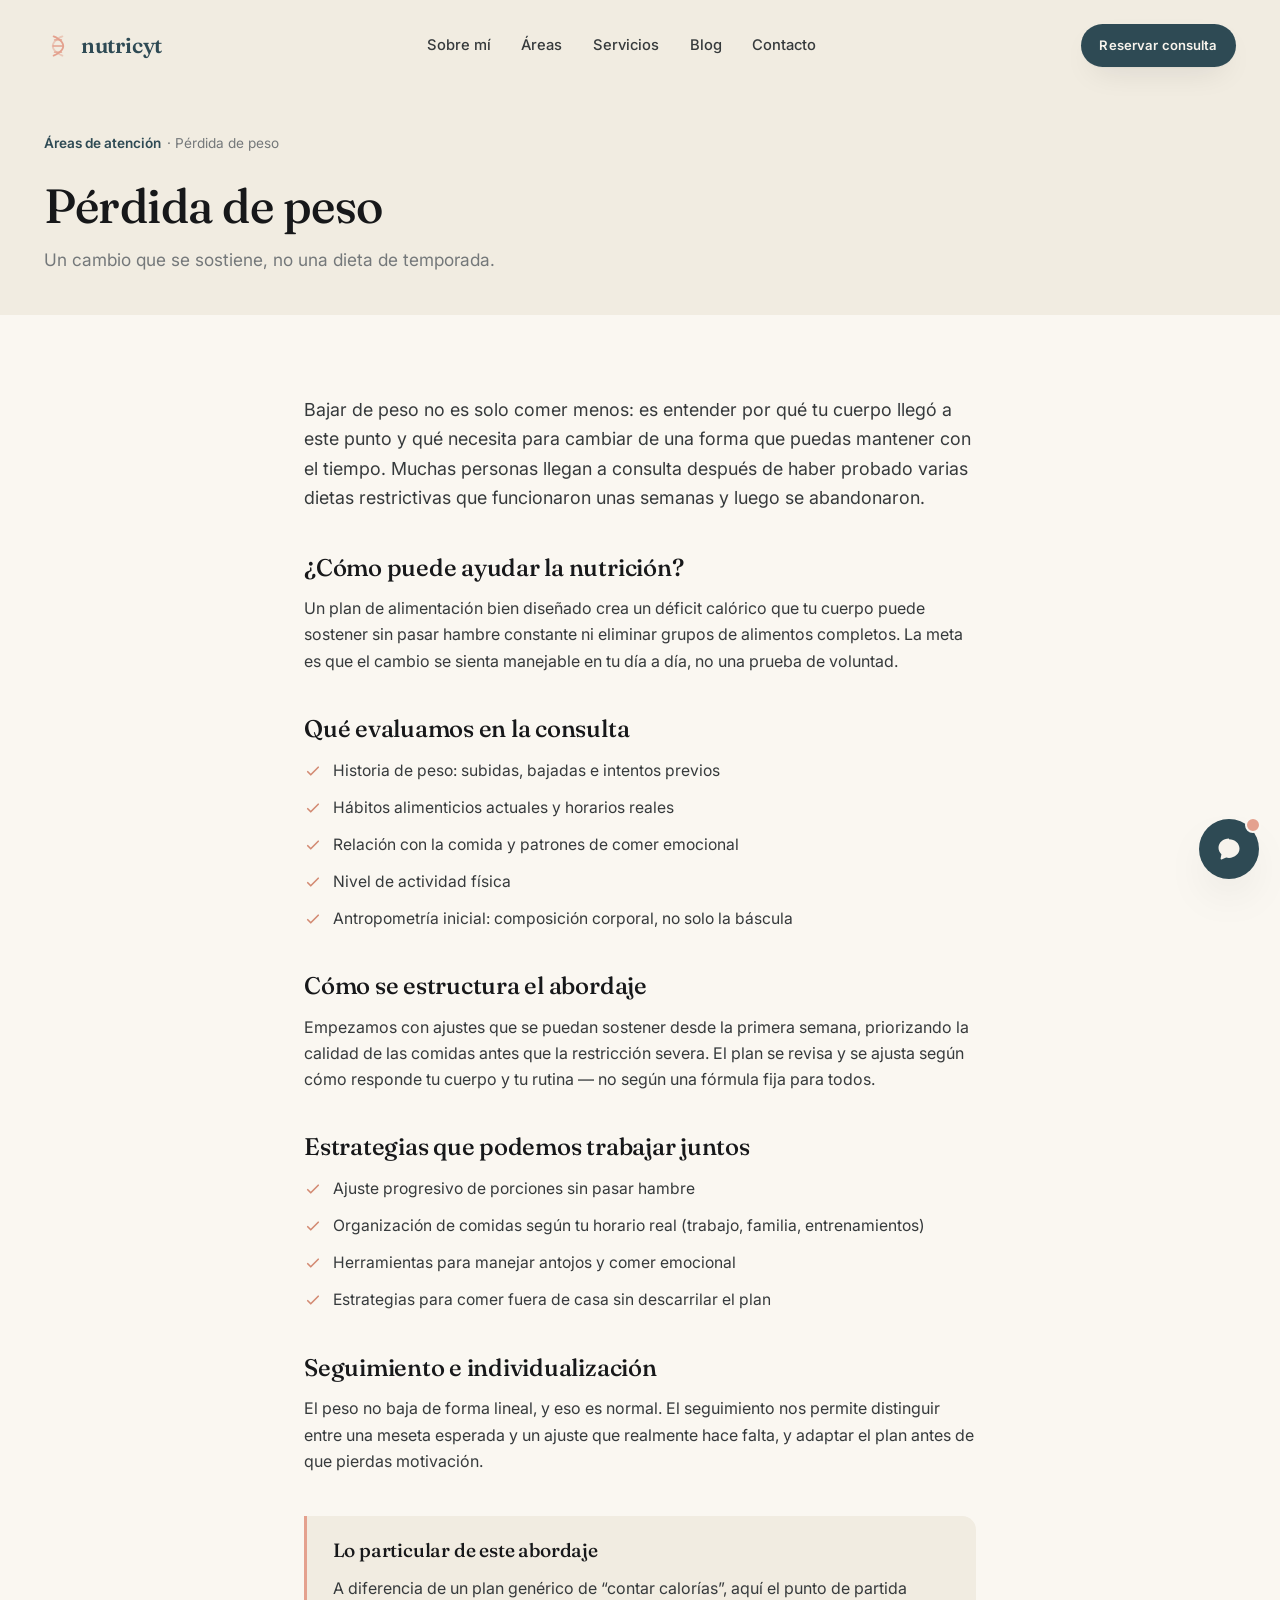
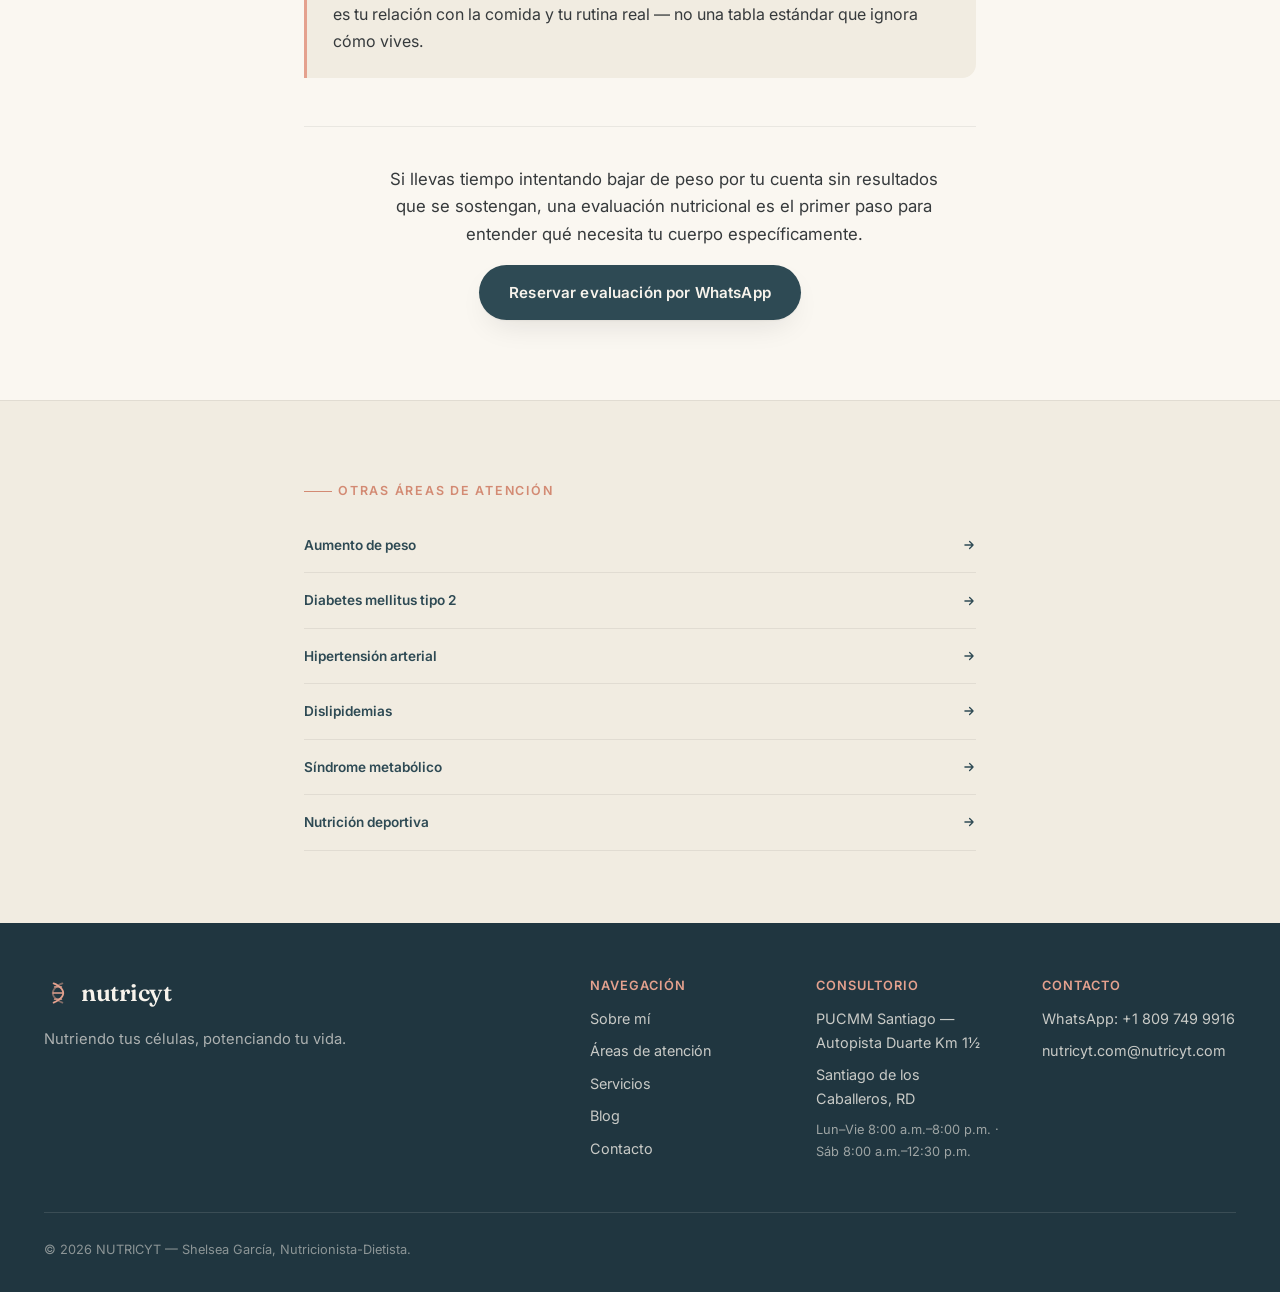
<file: areas/perdida-de-peso.html>
<!doctype html>
<html lang="es">
<head>
<meta charset="utf-8">
<meta name="viewport" content="width=device-width, initial-scale=1">
<title>Pérdida de peso — NUTRICYT</title>
<meta name="description" content="Un proceso sostenible, sin dietas restrictivas ni resultados exprés.">

<link rel="preconnect" href="https://fonts.googleapis.com">
<link rel="preconnect" href="https://fonts.gstatic.com" crossorigin>
<link rel="stylesheet" href="https://fonts.googleapis.com/css2?family=Fraunces:ital,opsz,wght@0,9..144,400;0,9..144,500;0,9..144,600;1,9..144,500&family=Inter:wght@400;500;600;700&display=swap">
<link rel="stylesheet" href="../styles.css?v=20260916">
<link rel="icon" href="data:image/svg+xml,%3Csvg xmlns='http://www.w3.org/2000/svg' viewBox='0 0 32 32'%3E%3Crect width='32' height='32' rx='8' fill='%232e4a54'/%3E%3Cpath d='M11 5c0 0 12 4 12 11s-12 11-12 11' stroke='%23e4a18e' stroke-width='2.2' fill='none' stroke-linecap='round'/%3E%3C/svg%3E">
</head>
<body>
<a class="skip-link" href="#main">Saltar al contenido</a>

<header class="nav" data-nav>
  <div class="nav-inner">
    <a class="brand" href="../index.html#top" aria-label="NUTRICYT — inicio">
      <svg class="brand-icon" viewBox="0 0 32 32" fill="none" aria-hidden="true">
        <path d="M11 5C11 5 22 9 22 16C22 23 11 27 11 27" stroke="var(--coral)" stroke-width="2.1" stroke-linecap="round"/>
        <path d="M21 5C21 5 10 9 10 16C10 23 21 27 21 27" stroke="var(--coral)" stroke-width="2.1" stroke-linecap="round" opacity="0.5"/>
        <line x1="12" y1="9" x2="20" y2="9" stroke="var(--coral)" stroke-width="1.6" stroke-linecap="round"/>
        <line x1="10.3" y1="16" x2="21.7" y2="16" stroke="var(--coral)" stroke-width="1.6" stroke-linecap="round"/>
        <line x1="12" y1="23" x2="20" y2="23" stroke="var(--coral)" stroke-width="1.6" stroke-linecap="round"/>
      </svg>
      <span class="brand-word">nutricyt</span>
    </a>

    <nav class="nav-links" aria-label="Navegación principal">
      <a href="../index.html#sobre-mi">Sobre mí</a>
      <a href="../index.html#areas-atencion">Áreas</a>
      <a href="../index.html#servicios">Servicios</a>
      <a href="../index.html#blog">Blog</a>
      <a href="../index.html#contacto">Contacto</a>
    </nav>

    <div class="nav-actions">
      <a class="btn btn-primary btn-sm nav-cta" href="https://wa.me/18097499916?text=Hola%2C%20quiero%20reservar%20una%20consulta%20de%20nutrici%C3%B3n" target="_blank" rel="noopener">Reservar consulta</a>
      <button class="nav-toggle" data-nav-toggle aria-expanded="false" aria-controls="nav-mobile" aria-label="Abrir menú">
        <span></span><span></span><span></span>
      </button>
    </div>
  </div>
</header>

<nav id="nav-mobile" class="nav-mobile" data-nav-mobile aria-label="Navegación móvil">
  <a href="../index.html#sobre-mi">Sobre mí</a>
  <a href="../index.html#areas-atencion">Áreas de atención</a>
  <a href="../index.html#servicios">Servicios</a>
  <a href="../index.html#blog">Blog</a>
  <a href="../index.html#contacto">Contacto</a>
  <a class="btn btn-primary" href="https://wa.me/18097499916?text=Hola%2C%20quiero%20reservar%20una%20consulta%20de%20nutrici%C3%B3n" target="_blank" rel="noopener">Reservar consulta</a>
</nav>

<main id="main">
  <section class="area-hero">
    <div class="container">
      <p class="area-breadcrumb"><a href="../index.html#areas-atencion">Áreas de atención</a> · Pérdida de peso</p>
      <h1 class="area-hero-title reveal">Pérdida de peso</h1>
      <p class="area-hero-sub reveal">Un cambio que se sostiene, no una dieta de temporada.</p>
    </div>
  </section>

  <article class="area-article">
    <div class="container area-article-inner reveal">
      <p class="lede">Bajar de peso no es solo comer menos: es entender por qué tu cuerpo llegó a este punto y qué necesita para cambiar de una forma que puedas mantener con el tiempo. Muchas personas llegan a consulta después de haber probado varias dietas restrictivas que funcionaron unas semanas y luego se abandonaron.</p>

      <h2>¿Cómo puede ayudar la nutrición?</h2>
      <p>Un plan de alimentación bien diseñado crea un déficit calórico que tu cuerpo puede sostener sin pasar hambre constante ni eliminar grupos de alimentos completos. La meta es que el cambio se sienta manejable en tu día a día, no una prueba de voluntad.</p>

      <h2>Qué evaluamos en la consulta</h2>
        <ul>
          <li><svg width="18" height="18" viewBox="0 0 24 24" fill="none" aria-hidden="true"><path d="M5 13l4 4L19 7" stroke="currentColor" stroke-width="2.2" stroke-linecap="round" stroke-linejoin="round"/></svg> Historia de peso: subidas, bajadas e intentos previos</li>
          <li><svg width="18" height="18" viewBox="0 0 24 24" fill="none" aria-hidden="true"><path d="M5 13l4 4L19 7" stroke="currentColor" stroke-width="2.2" stroke-linecap="round" stroke-linejoin="round"/></svg> Hábitos alimenticios actuales y horarios reales</li>
          <li><svg width="18" height="18" viewBox="0 0 24 24" fill="none" aria-hidden="true"><path d="M5 13l4 4L19 7" stroke="currentColor" stroke-width="2.2" stroke-linecap="round" stroke-linejoin="round"/></svg> Relación con la comida y patrones de comer emocional</li>
          <li><svg width="18" height="18" viewBox="0 0 24 24" fill="none" aria-hidden="true"><path d="M5 13l4 4L19 7" stroke="currentColor" stroke-width="2.2" stroke-linecap="round" stroke-linejoin="round"/></svg> Nivel de actividad física</li>
          <li><svg width="18" height="18" viewBox="0 0 24 24" fill="none" aria-hidden="true"><path d="M5 13l4 4L19 7" stroke="currentColor" stroke-width="2.2" stroke-linecap="round" stroke-linejoin="round"/></svg> Antropometría inicial: composición corporal, no solo la báscula</li>
        </ul>

      <h2>Cómo se estructura el abordaje</h2>
      <p>Empezamos con ajustes que se puedan sostener desde la primera semana, priorizando la calidad de las comidas antes que la restricción severa. El plan se revisa y se ajusta según cómo responde tu cuerpo y tu rutina — no según una fórmula fija para todos.</p>

      <h2>Estrategias que podemos trabajar juntos</h2>
        <ul>
          <li><svg width="18" height="18" viewBox="0 0 24 24" fill="none" aria-hidden="true"><path d="M5 13l4 4L19 7" stroke="currentColor" stroke-width="2.2" stroke-linecap="round" stroke-linejoin="round"/></svg> Ajuste progresivo de porciones sin pasar hambre</li>
          <li><svg width="18" height="18" viewBox="0 0 24 24" fill="none" aria-hidden="true"><path d="M5 13l4 4L19 7" stroke="currentColor" stroke-width="2.2" stroke-linecap="round" stroke-linejoin="round"/></svg> Organización de comidas según tu horario real (trabajo, familia, entrenamientos)</li>
          <li><svg width="18" height="18" viewBox="0 0 24 24" fill="none" aria-hidden="true"><path d="M5 13l4 4L19 7" stroke="currentColor" stroke-width="2.2" stroke-linecap="round" stroke-linejoin="round"/></svg> Herramientas para manejar antojos y comer emocional</li>
          <li><svg width="18" height="18" viewBox="0 0 24 24" fill="none" aria-hidden="true"><path d="M5 13l4 4L19 7" stroke="currentColor" stroke-width="2.2" stroke-linecap="round" stroke-linejoin="round"/></svg> Estrategias para comer fuera de casa sin descarrilar el plan</li>
        </ul>

      <h2>Seguimiento e individualización</h2>
      <p>El peso no baja de forma lineal, y eso es normal. El seguimiento nos permite distinguir entre una meseta esperada y un ajuste que realmente hace falta, y adaptar el plan antes de que pierdas motivación.</p>

      <div class="area-particular">
        <h2>Lo particular de este abordaje</h2>
        <p style="margin-bottom:0;">A diferencia de un plan genérico de “contar calorías”, aquí el punto de partida es tu relación con la comida y tu rutina real — no una tabla estándar que ignora cómo vives.</p>
      </div>

      <div class="area-closing">
        <p>Si llevas tiempo intentando bajar de peso por tu cuenta sin resultados que se sostengan, una evaluación nutricional es el primer paso para entender qué necesita tu cuerpo específicamente.</p>
        <a class="btn btn-primary" href="https://wa.me/18097499916?text=Hola%2C%20quiero%20una%20evaluaci%C3%B3n%20nutricional%20sobre%20perdida%20de%20peso" target="_blank" rel="noopener">Reservar evaluación por WhatsApp</a>
      </div>
    </div>
  </article>

  <section class="area-other">
    <div class="container" style="max-width:720px;">
      <p class="eyebrow">Otras áreas de atención</p>
          <a class="area-link" href="aumento-de-peso.html" style="display:flex;align-items:center;justify-content:space-between;padding:1rem 0;border-bottom:1px solid var(--line-soft);">Aumento de peso <svg width="14" height="14" viewBox="0 0 24 24" fill="none" aria-hidden="true"><path d="M5 12h14M13 6l6 6-6 6" stroke="currentColor" stroke-width="2.2" stroke-linecap="round" stroke-linejoin="round"/></svg></a>
          <a class="area-link" href="diabetes-tipo-2.html" style="display:flex;align-items:center;justify-content:space-between;padding:1rem 0;border-bottom:1px solid var(--line-soft);">Diabetes mellitus tipo 2 <svg width="14" height="14" viewBox="0 0 24 24" fill="none" aria-hidden="true"><path d="M5 12h14M13 6l6 6-6 6" stroke="currentColor" stroke-width="2.2" stroke-linecap="round" stroke-linejoin="round"/></svg></a>
          <a class="area-link" href="hipertension-arterial.html" style="display:flex;align-items:center;justify-content:space-between;padding:1rem 0;border-bottom:1px solid var(--line-soft);">Hipertensión arterial <svg width="14" height="14" viewBox="0 0 24 24" fill="none" aria-hidden="true"><path d="M5 12h14M13 6l6 6-6 6" stroke="currentColor" stroke-width="2.2" stroke-linecap="round" stroke-linejoin="round"/></svg></a>
          <a class="area-link" href="dislipidemias.html" style="display:flex;align-items:center;justify-content:space-between;padding:1rem 0;border-bottom:1px solid var(--line-soft);">Dislipidemias <svg width="14" height="14" viewBox="0 0 24 24" fill="none" aria-hidden="true"><path d="M5 12h14M13 6l6 6-6 6" stroke="currentColor" stroke-width="2.2" stroke-linecap="round" stroke-linejoin="round"/></svg></a>
          <a class="area-link" href="sindrome-metabolico.html" style="display:flex;align-items:center;justify-content:space-between;padding:1rem 0;border-bottom:1px solid var(--line-soft);">Síndrome metabólico <svg width="14" height="14" viewBox="0 0 24 24" fill="none" aria-hidden="true"><path d="M5 12h14M13 6l6 6-6 6" stroke="currentColor" stroke-width="2.2" stroke-linecap="round" stroke-linejoin="round"/></svg></a>
          <a class="area-link" href="nutricion-deportiva.html" style="display:flex;align-items:center;justify-content:space-between;padding:1rem 0;border-bottom:1px solid var(--line-soft);">Nutrición deportiva <svg width="14" height="14" viewBox="0 0 24 24" fill="none" aria-hidden="true"><path d="M5 12h14M13 6l6 6-6 6" stroke="currentColor" stroke-width="2.2" stroke-linecap="round" stroke-linejoin="round"/></svg></a>
    </div>
  </section>
</main>

<footer class="footer">
  <div class="container">
    <div class="footer-top">
      <div>
        <a class="brand" href="../index.html#top">
          <svg class="brand-icon" viewBox="0 0 32 32" fill="none" aria-hidden="true">
            <path d="M11 5C11 5 22 9 22 16C22 23 11 27 11 27" stroke="var(--coral)" stroke-width="2.1" stroke-linecap="round"/>
            <path d="M21 5C21 5 10 9 10 16C10 23 21 27 21 27" stroke="var(--coral)" stroke-width="2.1" stroke-linecap="round" opacity="0.5"/>
            <line x1="12" y1="9" x2="20" y2="9" stroke="var(--coral)" stroke-width="1.6" stroke-linecap="round"/>
            <line x1="10.3" y1="16" x2="21.7" y2="16" stroke="var(--coral)" stroke-width="1.6" stroke-linecap="round"/>
            <line x1="12" y1="23" x2="20" y2="23" stroke="var(--coral)" stroke-width="1.6" stroke-linecap="round"/>
          </svg>
          <span class="brand-word">nutricyt</span>
        </a>
        <p class="footer-tagline">Nutriendo tus células, potenciando tu vida.</p>
      </div>

      <div class="footer-cols">
        <div class="footer-col">
          <h3>Navegación</h3>
          <a href="../index.html#sobre-mi">Sobre mí</a>
          <a href="../index.html#areas-atencion">Áreas de atención</a>
          <a href="../index.html#servicios">Servicios</a>
          <a href="../index.html#blog">Blog</a>
          <a href="../index.html#contacto">Contacto</a>
        </div>
        <div class="footer-col">
          <h3>Consultorio</h3>
          <p>PUCMM Santiago — Autopista Duarte Km 1½</p>
          <p>Santiago de los Caballeros, RD</p>
          <p style="font-size:0.8rem;opacity:.75;">Lun–Vie 8:00 a.m.–8:00 p.m. · Sáb 8:00 a.m.–12:30 p.m.</p>
        </div>
        <div class="footer-col">
          <h3>Contacto</h3>
          <a href="https://wa.me/18097499916" target="_blank" rel="noopener">WhatsApp: +1 809 749 9916</a>
          <a href="mailto:nutricyt.com@nutricyt.com">nutricyt.com@nutricyt.com</a>
        </div>
      </div>
    </div>

    <div class="footer-bottom">
      <span>© <span data-year>2026</span> NUTRICYT — Shelsea García, Nutricionista-Dietista.</span>
    </div>
  </div>
</footer>

<div class="wa-widget" data-wa-widget>
  <div class="wa-panel" data-wa-panel role="dialog" aria-label="Chat de NUTRICYT">
    <div class="wa-head">
      <span class="wa-avatar" aria-hidden="true">N</span>
      <div class="wa-head-text">
        <strong>NUTRICYT</strong>
        <span>En línea</span>
      </div>
    </div>
    <div class="wa-body" data-wa-body>
      <div class="wa-msg bot">¡Hola! 👋 Soy el asistente virtual de NUTRICYT, ¿en qué te puedo ayudar?</div>
    </div>
    <form class="wa-form" data-wa-form>
      <label class="sr-only" for="wa-input">Escribe tu mensaje</label>
      <input id="wa-input" data-wa-input type="text" placeholder="Escribe un mensaje…" autocomplete="off">
      <button type="submit" aria-label="Enviar">
        <svg width="18" height="18" viewBox="0 0 24 24" fill="none"><path d="M4 12l16-8-6 16-3-6-7-2z" stroke="currentColor" stroke-width="1.8" stroke-linejoin="round"/></svg>
      </button>
    </form>
  </div>

  <button class="wa-fab" data-wa-fab aria-expanded="false" aria-label="Abrir chat de WhatsApp">
    <span class="wa-badge" aria-hidden="true"></span>
    <svg class="icon-chat" viewBox="0 0 24 24" fill="none" aria-hidden="true"><path d="M12 3C7.03 3 3 6.58 3 11c0 2.1.94 4.02 2.5 5.46L4.8 20.2a.6.6 0 00.79.7l3.98-1.6c.77.22 1.6.34 2.43.34 4.97 0 9-3.58 9-8s-4.03-8-9-8z" fill="currentColor"/></svg>
    <svg class="icon-close" viewBox="0 0 24 24" fill="none" aria-hidden="true"><path d="M6 6l12 12M18 6L6 18" stroke="currentColor" stroke-width="2.3" stroke-linecap="round"/></svg>
  </button>
</div>

<script defer src="../lib/manifest.js"></script>
<script defer src="../main.js?v=20260916"></script>
</body>
</html>
</file>
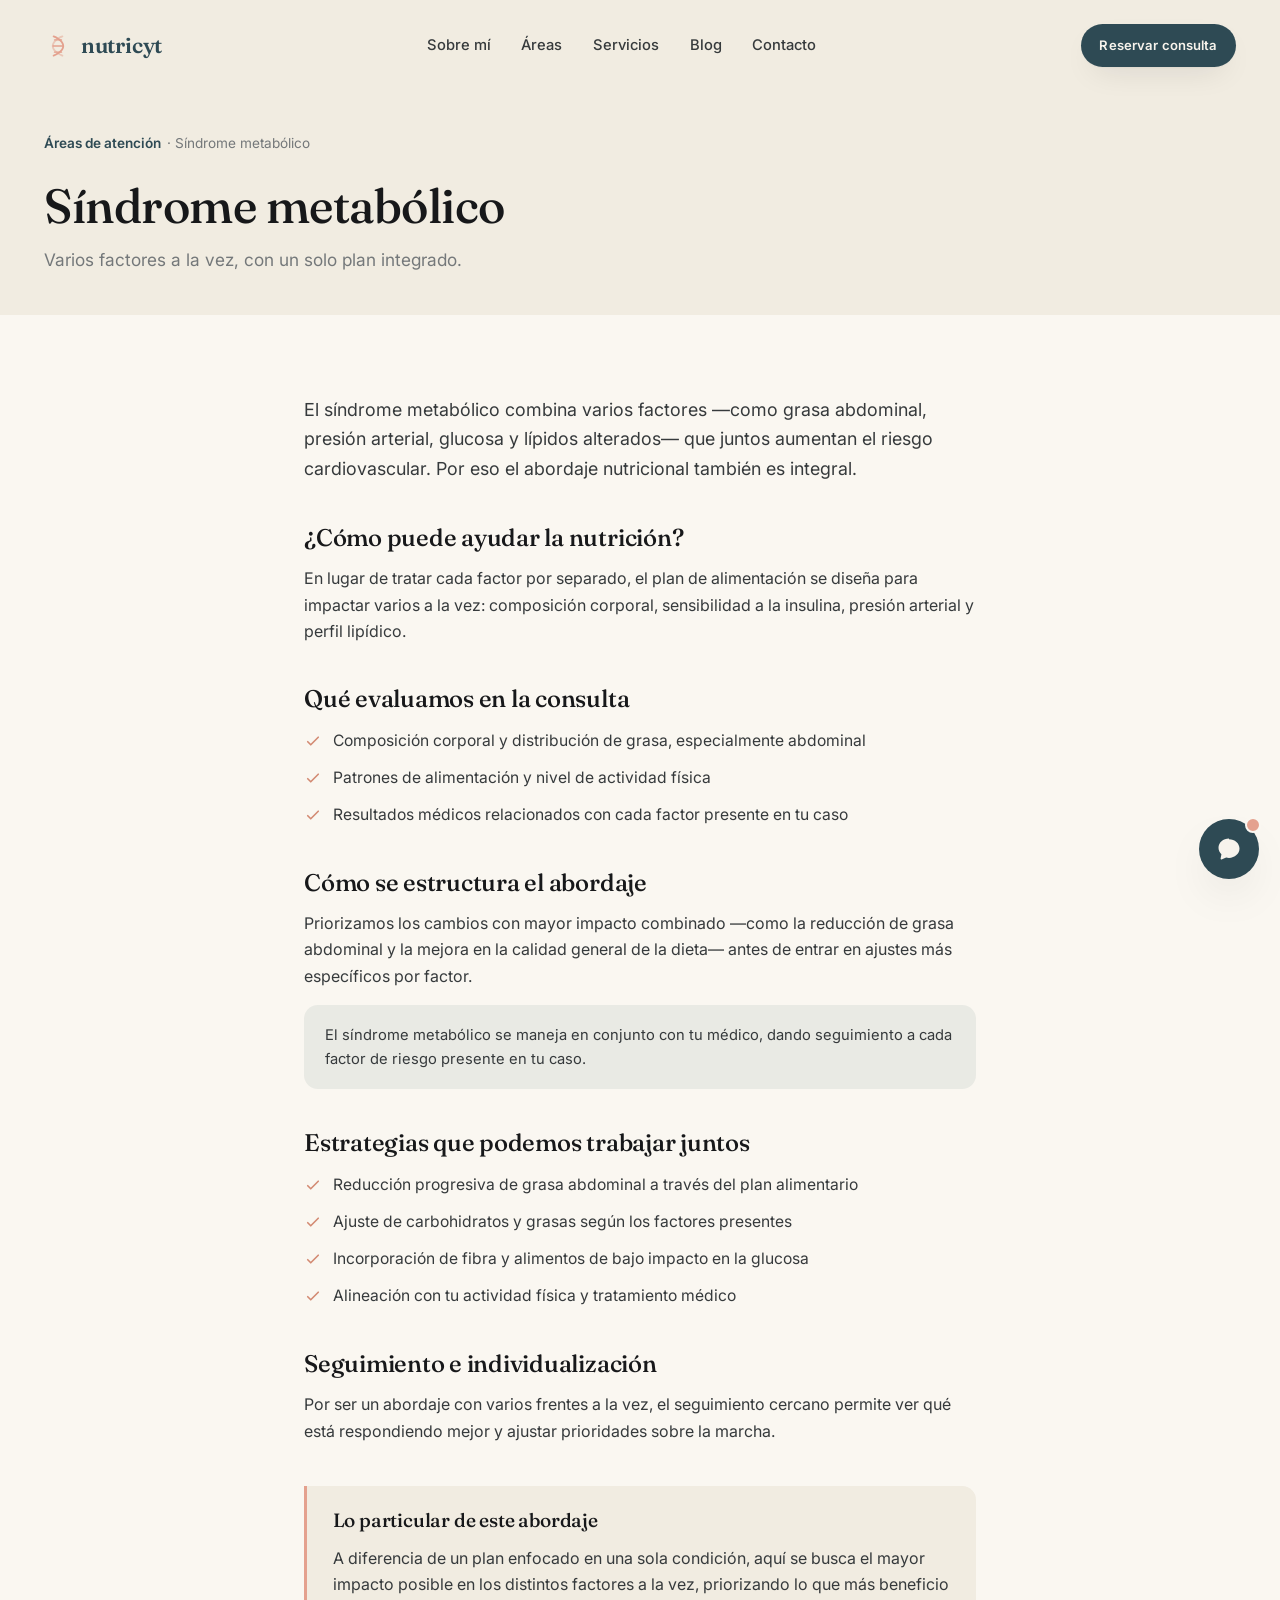
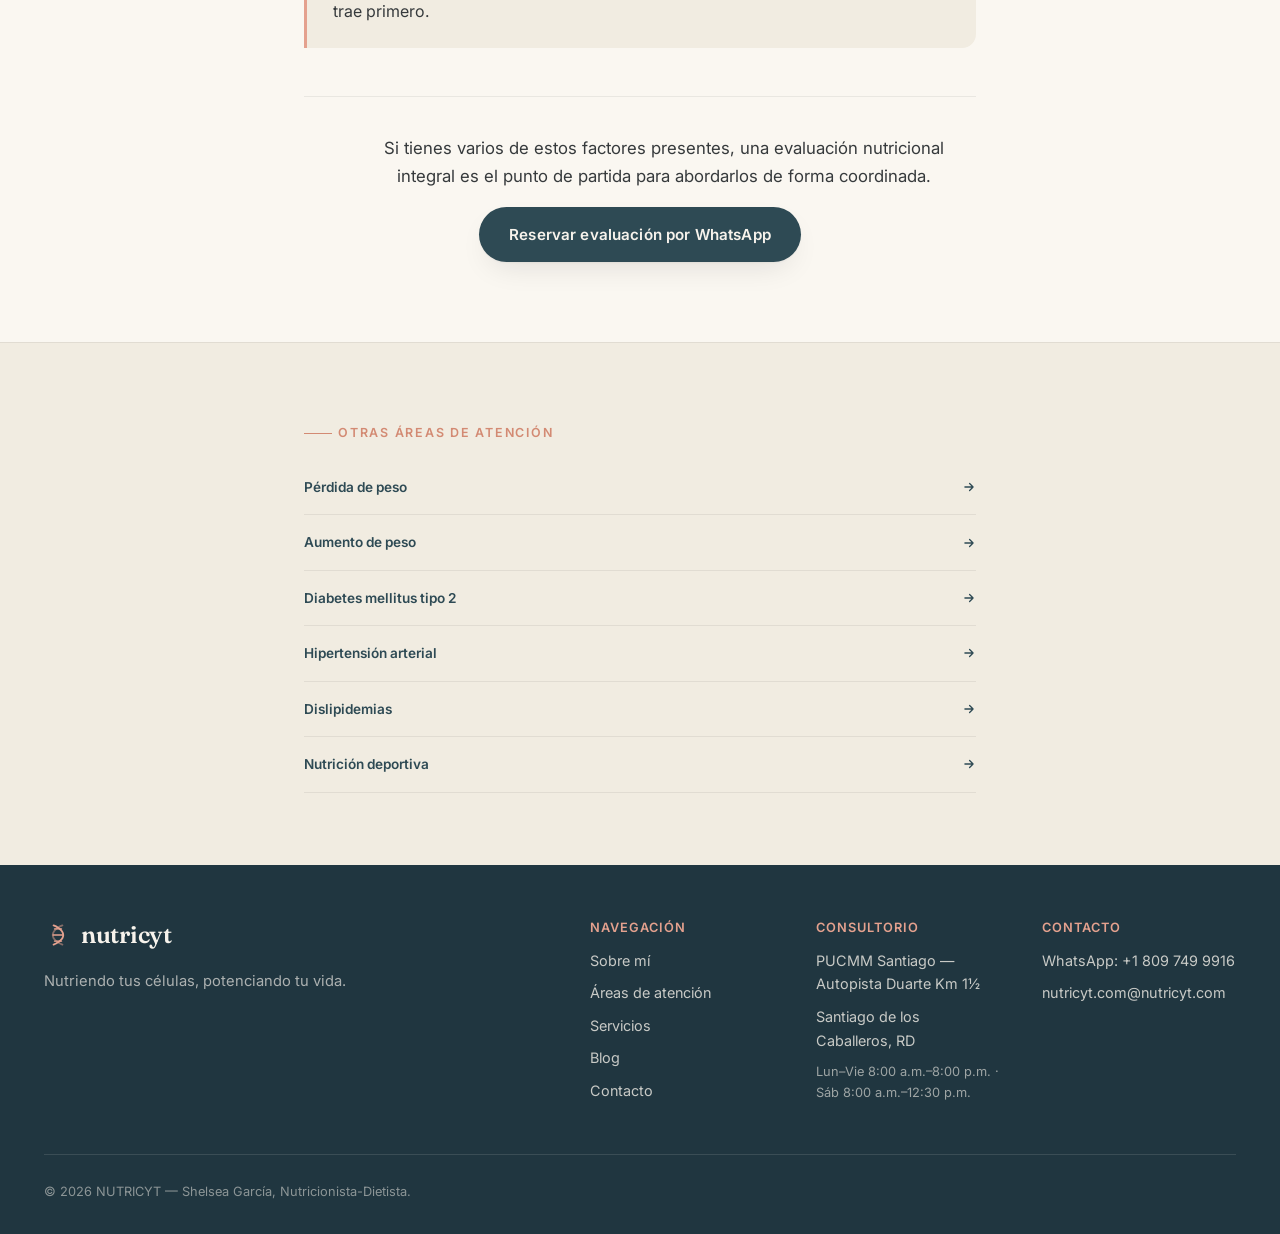
<file: areas/sindrome-metabolico.html>
<!doctype html>
<html lang="es">
<head>
<meta charset="utf-8">
<meta name="viewport" content="width=device-width, initial-scale=1">
<title>Síndrome metabólico — NUTRICYT</title>
<meta name="description" content="Un abordaje integral cuando varios factores de riesgo se combinan.">

<link rel="preconnect" href="https://fonts.googleapis.com">
<link rel="preconnect" href="https://fonts.gstatic.com" crossorigin>
<link rel="stylesheet" href="https://fonts.googleapis.com/css2?family=Fraunces:ital,opsz,wght@0,9..144,400;0,9..144,500;0,9..144,600;1,9..144,500&family=Inter:wght@400;500;600;700&display=swap">
<link rel="stylesheet" href="../styles.css?v=20260916">
<link rel="icon" href="data:image/svg+xml,%3Csvg xmlns='http://www.w3.org/2000/svg' viewBox='0 0 32 32'%3E%3Crect width='32' height='32' rx='8' fill='%232e4a54'/%3E%3Cpath d='M11 5c0 0 12 4 12 11s-12 11-12 11' stroke='%23e4a18e' stroke-width='2.2' fill='none' stroke-linecap='round'/%3E%3C/svg%3E">
</head>
<body>
<a class="skip-link" href="#main">Saltar al contenido</a>

<header class="nav" data-nav>
  <div class="nav-inner">
    <a class="brand" href="../index.html#top" aria-label="NUTRICYT — inicio">
      <svg class="brand-icon" viewBox="0 0 32 32" fill="none" aria-hidden="true">
        <path d="M11 5C11 5 22 9 22 16C22 23 11 27 11 27" stroke="var(--coral)" stroke-width="2.1" stroke-linecap="round"/>
        <path d="M21 5C21 5 10 9 10 16C10 23 21 27 21 27" stroke="var(--coral)" stroke-width="2.1" stroke-linecap="round" opacity="0.5"/>
        <line x1="12" y1="9" x2="20" y2="9" stroke="var(--coral)" stroke-width="1.6" stroke-linecap="round"/>
        <line x1="10.3" y1="16" x2="21.7" y2="16" stroke="var(--coral)" stroke-width="1.6" stroke-linecap="round"/>
        <line x1="12" y1="23" x2="20" y2="23" stroke="var(--coral)" stroke-width="1.6" stroke-linecap="round"/>
      </svg>
      <span class="brand-word">nutricyt</span>
    </a>

    <nav class="nav-links" aria-label="Navegación principal">
      <a href="../index.html#sobre-mi">Sobre mí</a>
      <a href="../index.html#areas-atencion">Áreas</a>
      <a href="../index.html#servicios">Servicios</a>
      <a href="../index.html#blog">Blog</a>
      <a href="../index.html#contacto">Contacto</a>
    </nav>

    <div class="nav-actions">
      <a class="btn btn-primary btn-sm nav-cta" href="https://wa.me/18097499916?text=Hola%2C%20quiero%20reservar%20una%20consulta%20de%20nutrici%C3%B3n" target="_blank" rel="noopener">Reservar consulta</a>
      <button class="nav-toggle" data-nav-toggle aria-expanded="false" aria-controls="nav-mobile" aria-label="Abrir menú">
        <span></span><span></span><span></span>
      </button>
    </div>
  </div>
</header>

<nav id="nav-mobile" class="nav-mobile" data-nav-mobile aria-label="Navegación móvil">
  <a href="../index.html#sobre-mi">Sobre mí</a>
  <a href="../index.html#areas-atencion">Áreas de atención</a>
  <a href="../index.html#servicios">Servicios</a>
  <a href="../index.html#blog">Blog</a>
  <a href="../index.html#contacto">Contacto</a>
  <a class="btn btn-primary" href="https://wa.me/18097499916?text=Hola%2C%20quiero%20reservar%20una%20consulta%20de%20nutrici%C3%B3n" target="_blank" rel="noopener">Reservar consulta</a>
</nav>

<main id="main">
  <section class="area-hero">
    <div class="container">
      <p class="area-breadcrumb"><a href="../index.html#areas-atencion">Áreas de atención</a> · Síndrome metabólico</p>
      <h1 class="area-hero-title reveal">Síndrome metabólico</h1>
      <p class="area-hero-sub reveal">Varios factores a la vez, con un solo plan integrado.</p>
    </div>
  </section>

  <article class="area-article">
    <div class="container area-article-inner reveal">
      <p class="lede">El síndrome metabólico combina varios factores —como grasa abdominal, presión arterial, glucosa y lípidos alterados— que juntos aumentan el riesgo cardiovascular. Por eso el abordaje nutricional también es integral.</p>

      <h2>¿Cómo puede ayudar la nutrición?</h2>
      <p>En lugar de tratar cada factor por separado, el plan de alimentación se diseña para impactar varios a la vez: composición corporal, sensibilidad a la insulina, presión arterial y perfil lipídico.</p>

      <h2>Qué evaluamos en la consulta</h2>
        <ul>
          <li><svg width="18" height="18" viewBox="0 0 24 24" fill="none" aria-hidden="true"><path d="M5 13l4 4L19 7" stroke="currentColor" stroke-width="2.2" stroke-linecap="round" stroke-linejoin="round"/></svg> Composición corporal y distribución de grasa, especialmente abdominal</li>
          <li><svg width="18" height="18" viewBox="0 0 24 24" fill="none" aria-hidden="true"><path d="M5 13l4 4L19 7" stroke="currentColor" stroke-width="2.2" stroke-linecap="round" stroke-linejoin="round"/></svg> Patrones de alimentación y nivel de actividad física</li>
          <li><svg width="18" height="18" viewBox="0 0 24 24" fill="none" aria-hidden="true"><path d="M5 13l4 4L19 7" stroke="currentColor" stroke-width="2.2" stroke-linecap="round" stroke-linejoin="round"/></svg> Resultados médicos relacionados con cada factor presente en tu caso</li>
        </ul>

      <h2>Cómo se estructura el abordaje</h2>
      <p>Priorizamos los cambios con mayor impacto combinado —como la reducción de grasa abdominal y la mejora en la calidad general de la dieta— antes de entrar en ajustes más específicos por factor.</p>
        <p class="area-note">El síndrome metabólico se maneja en conjunto con tu médico, dando seguimiento a cada factor de riesgo presente en tu caso.</p>

      <h2>Estrategias que podemos trabajar juntos</h2>
        <ul>
          <li><svg width="18" height="18" viewBox="0 0 24 24" fill="none" aria-hidden="true"><path d="M5 13l4 4L19 7" stroke="currentColor" stroke-width="2.2" stroke-linecap="round" stroke-linejoin="round"/></svg> Reducción progresiva de grasa abdominal a través del plan alimentario</li>
          <li><svg width="18" height="18" viewBox="0 0 24 24" fill="none" aria-hidden="true"><path d="M5 13l4 4L19 7" stroke="currentColor" stroke-width="2.2" stroke-linecap="round" stroke-linejoin="round"/></svg> Ajuste de carbohidratos y grasas según los factores presentes</li>
          <li><svg width="18" height="18" viewBox="0 0 24 24" fill="none" aria-hidden="true"><path d="M5 13l4 4L19 7" stroke="currentColor" stroke-width="2.2" stroke-linecap="round" stroke-linejoin="round"/></svg> Incorporación de fibra y alimentos de bajo impacto en la glucosa</li>
          <li><svg width="18" height="18" viewBox="0 0 24 24" fill="none" aria-hidden="true"><path d="M5 13l4 4L19 7" stroke="currentColor" stroke-width="2.2" stroke-linecap="round" stroke-linejoin="round"/></svg> Alineación con tu actividad física y tratamiento médico</li>
        </ul>

      <h2>Seguimiento e individualización</h2>
      <p>Por ser un abordaje con varios frentes a la vez, el seguimiento cercano permite ver qué está respondiendo mejor y ajustar prioridades sobre la marcha.</p>

      <div class="area-particular">
        <h2>Lo particular de este abordaje</h2>
        <p style="margin-bottom:0;">A diferencia de un plan enfocado en una sola condición, aquí se busca el mayor impacto posible en los distintos factores a la vez, priorizando lo que más beneficio trae primero.</p>
      </div>

      <div class="area-closing">
        <p>Si tienes varios de estos factores presentes, una evaluación nutricional integral es el punto de partida para abordarlos de forma coordinada.</p>
        <a class="btn btn-primary" href="https://wa.me/18097499916?text=Hola%2C%20quiero%20una%20evaluaci%C3%B3n%20nutricional%20sobre%20sindrome%20metabolico" target="_blank" rel="noopener">Reservar evaluación por WhatsApp</a>
      </div>
    </div>
  </article>

  <section class="area-other">
    <div class="container" style="max-width:720px;">
      <p class="eyebrow">Otras áreas de atención</p>
          <a class="area-link" href="perdida-de-peso.html" style="display:flex;align-items:center;justify-content:space-between;padding:1rem 0;border-bottom:1px solid var(--line-soft);">Pérdida de peso <svg width="14" height="14" viewBox="0 0 24 24" fill="none" aria-hidden="true"><path d="M5 12h14M13 6l6 6-6 6" stroke="currentColor" stroke-width="2.2" stroke-linecap="round" stroke-linejoin="round"/></svg></a>
          <a class="area-link" href="aumento-de-peso.html" style="display:flex;align-items:center;justify-content:space-between;padding:1rem 0;border-bottom:1px solid var(--line-soft);">Aumento de peso <svg width="14" height="14" viewBox="0 0 24 24" fill="none" aria-hidden="true"><path d="M5 12h14M13 6l6 6-6 6" stroke="currentColor" stroke-width="2.2" stroke-linecap="round" stroke-linejoin="round"/></svg></a>
          <a class="area-link" href="diabetes-tipo-2.html" style="display:flex;align-items:center;justify-content:space-between;padding:1rem 0;border-bottom:1px solid var(--line-soft);">Diabetes mellitus tipo 2 <svg width="14" height="14" viewBox="0 0 24 24" fill="none" aria-hidden="true"><path d="M5 12h14M13 6l6 6-6 6" stroke="currentColor" stroke-width="2.2" stroke-linecap="round" stroke-linejoin="round"/></svg></a>
          <a class="area-link" href="hipertension-arterial.html" style="display:flex;align-items:center;justify-content:space-between;padding:1rem 0;border-bottom:1px solid var(--line-soft);">Hipertensión arterial <svg width="14" height="14" viewBox="0 0 24 24" fill="none" aria-hidden="true"><path d="M5 12h14M13 6l6 6-6 6" stroke="currentColor" stroke-width="2.2" stroke-linecap="round" stroke-linejoin="round"/></svg></a>
          <a class="area-link" href="dislipidemias.html" style="display:flex;align-items:center;justify-content:space-between;padding:1rem 0;border-bottom:1px solid var(--line-soft);">Dislipidemias <svg width="14" height="14" viewBox="0 0 24 24" fill="none" aria-hidden="true"><path d="M5 12h14M13 6l6 6-6 6" stroke="currentColor" stroke-width="2.2" stroke-linecap="round" stroke-linejoin="round"/></svg></a>
          <a class="area-link" href="nutricion-deportiva.html" style="display:flex;align-items:center;justify-content:space-between;padding:1rem 0;border-bottom:1px solid var(--line-soft);">Nutrición deportiva <svg width="14" height="14" viewBox="0 0 24 24" fill="none" aria-hidden="true"><path d="M5 12h14M13 6l6 6-6 6" stroke="currentColor" stroke-width="2.2" stroke-linecap="round" stroke-linejoin="round"/></svg></a>
    </div>
  </section>
</main>

<footer class="footer">
  <div class="container">
    <div class="footer-top">
      <div>
        <a class="brand" href="../index.html#top">
          <svg class="brand-icon" viewBox="0 0 32 32" fill="none" aria-hidden="true">
            <path d="M11 5C11 5 22 9 22 16C22 23 11 27 11 27" stroke="var(--coral)" stroke-width="2.1" stroke-linecap="round"/>
            <path d="M21 5C21 5 10 9 10 16C10 23 21 27 21 27" stroke="var(--coral)" stroke-width="2.1" stroke-linecap="round" opacity="0.5"/>
            <line x1="12" y1="9" x2="20" y2="9" stroke="var(--coral)" stroke-width="1.6" stroke-linecap="round"/>
            <line x1="10.3" y1="16" x2="21.7" y2="16" stroke="var(--coral)" stroke-width="1.6" stroke-linecap="round"/>
            <line x1="12" y1="23" x2="20" y2="23" stroke="var(--coral)" stroke-width="1.6" stroke-linecap="round"/>
          </svg>
          <span class="brand-word">nutricyt</span>
        </a>
        <p class="footer-tagline">Nutriendo tus células, potenciando tu vida.</p>
      </div>

      <div class="footer-cols">
        <div class="footer-col">
          <h3>Navegación</h3>
          <a href="../index.html#sobre-mi">Sobre mí</a>
          <a href="../index.html#areas-atencion">Áreas de atención</a>
          <a href="../index.html#servicios">Servicios</a>
          <a href="../index.html#blog">Blog</a>
          <a href="../index.html#contacto">Contacto</a>
        </div>
        <div class="footer-col">
          <h3>Consultorio</h3>
          <p>PUCMM Santiago — Autopista Duarte Km 1½</p>
          <p>Santiago de los Caballeros, RD</p>
          <p style="font-size:0.8rem;opacity:.75;">Lun–Vie 8:00 a.m.–8:00 p.m. · Sáb 8:00 a.m.–12:30 p.m.</p>
        </div>
        <div class="footer-col">
          <h3>Contacto</h3>
          <a href="https://wa.me/18097499916" target="_blank" rel="noopener">WhatsApp: +1 809 749 9916</a>
          <a href="mailto:nutricyt.com@nutricyt.com">nutricyt.com@nutricyt.com</a>
        </div>
      </div>
    </div>

    <div class="footer-bottom">
      <span>© <span data-year>2026</span> NUTRICYT — Shelsea García, Nutricionista-Dietista.</span>
    </div>
  </div>
</footer>

<div class="wa-widget" data-wa-widget>
  <div class="wa-panel" data-wa-panel role="dialog" aria-label="Chat de NUTRICYT">
    <div class="wa-head">
      <span class="wa-avatar" aria-hidden="true">N</span>
      <div class="wa-head-text">
        <strong>NUTRICYT</strong>
        <span>En línea</span>
      </div>
    </div>
    <div class="wa-body" data-wa-body>
      <div class="wa-msg bot">¡Hola! 👋 Soy el asistente virtual de NUTRICYT, ¿en qué te puedo ayudar?</div>
    </div>
    <form class="wa-form" data-wa-form>
      <label class="sr-only" for="wa-input">Escribe tu mensaje</label>
      <input id="wa-input" data-wa-input type="text" placeholder="Escribe un mensaje…" autocomplete="off">
      <button type="submit" aria-label="Enviar">
        <svg width="18" height="18" viewBox="0 0 24 24" fill="none"><path d="M4 12l16-8-6 16-3-6-7-2z" stroke="currentColor" stroke-width="1.8" stroke-linejoin="round"/></svg>
      </button>
    </form>
  </div>

  <button class="wa-fab" data-wa-fab aria-expanded="false" aria-label="Abrir chat de WhatsApp">
    <span class="wa-badge" aria-hidden="true"></span>
    <svg class="icon-chat" viewBox="0 0 24 24" fill="none" aria-hidden="true"><path d="M12 3C7.03 3 3 6.58 3 11c0 2.1.94 4.02 2.5 5.46L4.8 20.2a.6.6 0 00.79.7l3.98-1.6c.77.22 1.6.34 2.43.34 4.97 0 9-3.58 9-8s-4.03-8-9-8z" fill="currentColor"/></svg>
    <svg class="icon-close" viewBox="0 0 24 24" fill="none" aria-hidden="true"><path d="M6 6l12 12M18 6L6 18" stroke="currentColor" stroke-width="2.3" stroke-linecap="round"/></svg>
  </button>
</div>

<script defer src="../lib/manifest.js"></script>
<script defer src="../main.js?v=20260916"></script>
</body>
</html>
</file>
<file: styles.css>
/* =============================================================
   NUTRICYT — styles.css
   "Nutriendo tus células, potenciando tu vida"
   1. Tokens  2. Reset  3. Utilities  4. Typography  5. Buttons
   6. Nav  7. Hero  8. Sobre mí  9. Servicios  10. ISAK
   11. Blog  12. FAQ  13. Contacto  14. WhatsApp widget
   15. Footer  16. Reveal/animations  17. Responsive
   ============================================================= */

/* =============================================================
   1. Tokens
   ============================================================= */
:root {
  --bg:        #faf7f1;
  --bg-alt:    #f1ece1;
  --paper:     #ffffff;
  --ink:       #17181a;
  --ink-soft:  #363a3c;
  --ink-mute:  #74787a;
  --petroleo:      #2e4a54;
  --petroleo-d:    #203640;
  --petroleo-soft: rgba(46, 74, 84, 0.08);
  --coral:      #e4a18e;
  --coral-d:    #d38a73;
  --coral-soft: rgba(228, 161, 142, 0.16);
  --cream:     #f7f3ec;
  --line:      rgba(23, 24, 26, 0.12);
  --line-soft: rgba(23, 24, 26, 0.07);
  --shadow-soft: 0 1px 2px rgba(23,24,26,0.04), 0 12px 32px -12px rgba(23,24,26,0.14);
  --shadow-lift: 0 20px 48px -18px rgba(23,24,26,0.28);

  --serif: "Fraunces", "Iowan Old Style", Georgia, serif;
  --sans: "Inter", -apple-system, BlinkMacSystemFont, "Segoe UI", sans-serif;

  --ease-out:  cubic-bezier(0.16, 1, 0.3, 1);
  --ease-soft: cubic-bezier(0.25, 0.46, 0.45, 0.94);

  --nav-h: 84px;
  --container: 1240px;
}

/* =============================================================
   2. Reset & base
   ============================================================= */
*, *::before, *::after { box-sizing: border-box; margin: 0; }
html {
  -webkit-text-size-adjust: 100%;
  scroll-behavior: smooth;
  scroll-padding-top: var(--nav-h);
  overflow-x: clip;
}
@media (prefers-reduced-motion: reduce) {
  html { scroll-behavior: auto; }
}
body {
  font-family: var(--sans);
  font-size: 16px;
  line-height: 1.65;
  color: var(--ink-soft);
  background: var(--bg);
  -webkit-font-smoothing: antialiased;
  text-rendering: optimizeLegibility;
  overflow-x: clip;
  overscroll-behavior-y: none;
}
img, svg, video { display: block; max-width: 100%; }
img { height: auto; }
button { font: inherit; color: inherit; cursor: pointer; border: 0; background: none; }
a { color: inherit; text-decoration: none; }
p { text-wrap: pretty; }
ul, ol { list-style: none; padding: 0; }
input, textarea { font: inherit; color: inherit; }
h1, h2, h3, h4 { text-wrap: balance; line-height: 1.08; letter-spacing: -0.01em; font-family: var(--serif); font-weight: 500; color: var(--ink); }
::selection { background: var(--coral); color: var(--petroleo-d); }

:focus-visible {
  outline: 2px solid var(--petroleo);
  outline-offset: 3px;
  border-radius: 4px;
}

/* =============================================================
   3. Utilities
   ============================================================= */
.container {
  width: 100%;
  max-width: var(--container);
  margin-inline: auto;
  padding-inline: 1.5rem;
}
.section { position: relative; padding-block: clamp(4rem, 9vw, 8rem); }
.section-alt { background: var(--bg-alt); }
.section-dark { background: var(--petroleo); color: var(--cream); }
.has-watermark { overflow: hidden; isolation: isolate; }
.brand-watermark {
  position: absolute;
  top: -12%; right: -10%;
  z-index: -1;
  width: min(460px, 55vw);
  pointer-events: none;
  opacity: 0.05;
  animation: watermarkSpin 100s linear infinite;
}
.brand-watermark-left { top: -8%; right: auto; left: -12%; }
.brand-watermark img { display: block; width: 100%; height: auto; }
@keyframes watermarkSpin { from { transform: rotate(0deg); } to { transform: rotate(360deg); } }
@media (prefers-reduced-motion: reduce) { .brand-watermark { animation: none; } }
.section-head { max-width: 640px; margin-bottom: clamp(2.5rem, 5vw, 4.5rem); }
.section-head.center { margin-inline: auto; text-align: center; }
.eyebrow {
  display: inline-flex;
  align-items: center;
  gap: 0.5em;
  font-family: var(--sans);
  font-size: 0.78rem;
  font-weight: 600;
  letter-spacing: 0.14em;
  text-transform: uppercase;
  color: var(--coral-d);
  margin-bottom: 1rem;
}
.eyebrow::before {
  content: "";
  width: 28px;
  height: 1px;
  background: var(--coral-d);
}
.section-title {
  font-size: clamp(1.9rem, 3.4vw, 2.8rem);
  margin-bottom: 0.9rem;
}
.section-sub {
  font-size: 1.05rem;
  color: var(--ink-mute);
  max-width: 52ch;
}
.skip-link {
  position: fixed; top: -100px; left: 1rem;
  padding: .7rem 1.1rem; background: var(--petroleo); color: var(--cream);
  z-index: 9999; border-radius: 8px; font-weight: 600; transition: top .3s var(--ease-out);
}
.skip-link:focus { top: 1rem; }
.sr-only {
  position: absolute; width: 1px; height: 1px; padding: 0; margin: -1px;
  overflow: hidden; clip: rect(0,0,0,0); white-space: nowrap; border: 0;
}

/* =============================================================
   4. Buttons
   ============================================================= */
.btn {
  display: inline-flex;
  align-items: center;
  justify-content: center;
  gap: 0.55em;
  padding: 0.95rem 1.9rem;
  border-radius: 999px;
  font-size: 0.95rem;
  font-weight: 600;
  letter-spacing: 0.01em;
  transition: transform .45s var(--ease-out), background-color .3s var(--ease-out), color .3s var(--ease-out), box-shadow .3s var(--ease-out), border-color .3s var(--ease-out);
  white-space: nowrap;
}
.btn-primary {
  background: var(--petroleo);
  color: var(--cream);
  box-shadow: var(--shadow-soft);
}
.btn-primary:hover { background: var(--petroleo-d); transform: translateY(-2px); box-shadow: var(--shadow-lift); }
.btn-ghost {
  background: transparent;
  color: var(--ink);
  border: 1px solid var(--line);
}
.btn-ghost:hover { border-color: var(--petroleo); color: var(--petroleo); transform: translateY(-2px); }
.btn-on-dark { color: var(--cream); border-color: rgba(247,243,236,0.35); }
.btn-on-dark:hover { border-color: var(--cream); color: var(--cream); background: rgba(247,243,236,0.08); }
.btn-sm { padding: 0.65rem 1.15rem; font-size: 0.82rem; border-radius: 999px; }
.btn-block { width: 100%; }
.btn-wa {
  background: var(--coral-soft);
  color: var(--coral-d);
  border: 1px solid transparent;
}
.btn-wa:hover { background: var(--coral); color: var(--petroleo-d); transform: translateY(-2px); }
.btn-cal {
  background: var(--petroleo-soft);
  color: var(--petroleo);
  border: 1px solid transparent;
}
.btn-cal:hover { background: var(--petroleo); color: var(--cream); transform: translateY(-2px); }
.card-actions { display: flex; flex-wrap: wrap; gap: 0.6rem; margin-top: 1.4rem; }
.card-actions .btn { flex: 1 1 auto; }

/* =============================================================
   5. Nav
   ============================================================= */
.nav {
  position: fixed;
  inset: 0 0 auto 0;
  z-index: 500;
  height: var(--nav-h);
  display: flex;
  align-items: center;
  transition: background-color .5s var(--ease-out), box-shadow .5s var(--ease-out), border-color .5s var(--ease-out);
  border-bottom: 1px solid transparent;
}
.nav.is-scrolled, .nav.is-open-menu {
  background: rgba(250, 247, 241, 0.9);
  backdrop-filter: blur(14px) saturate(160%);
  -webkit-backdrop-filter: blur(14px) saturate(160%);
  border-color: var(--line-soft);
}
@supports not (backdrop-filter: blur(1px)) {
  .nav.is-scrolled { background: var(--bg); }
}
.nav-inner {
  width: 100%;
  max-width: var(--container);
  margin-inline: auto;
  padding-inline: 1.5rem;
  display: flex;
  align-items: center;
  justify-content: space-between;
}
.brand {
  display: inline-flex;
  align-items: center;
  gap: 0.55rem;
  font-family: var(--serif);
  font-size: 1.35rem;
  font-weight: 600;
  letter-spacing: -0.01em;
  color: var(--petroleo);
  transition: color .3s var(--ease-out);
}
.nav:not(.is-scrolled) .brand { color: var(--petroleo); }
.brand-icon { height: 28px; width: auto; flex-shrink: 0; }
.brand-word { line-height: 1; }

.nav-links {
  display: none;
  align-items: center;
  gap: clamp(1.4rem, 2.4vw, 2.4rem);
}
.nav-links a {
  position: relative;
  font-size: 0.92rem;
  font-weight: 500;
  color: var(--ink-soft);
  padding-block: 0.4rem;
}
.nav-links a::after {
  content: "";
  position: absolute;
  left: 0; bottom: 0;
  width: 100%; height: 1px;
  background: var(--coral-d);
  transform: scaleX(0);
  transform-origin: left;
  transition: transform .4s var(--ease-out);
}
.nav-links a:hover::after, .nav-links a:focus-visible::after { transform: scaleX(1); }
.nav-cta { display: none; }
.nav-actions { display: flex; align-items: center; gap: 0.9rem; }

.nav-toggle {
  display: flex;
  flex-direction: column;
  justify-content: center;
  gap: 5px;
  width: 42px; height: 42px;
  border-radius: 50%;
}
.nav-toggle span {
  display: block; width: 20px; height: 2px; margin-inline: auto;
  background: var(--petroleo);
  transition: transform .35s var(--ease-out), opacity .35s var(--ease-out);
}
.nav-toggle[aria-expanded="true"] span:nth-child(1) { transform: translateY(7px) rotate(45deg); }
.nav-toggle[aria-expanded="true"] span:nth-child(2) { opacity: 0; }
.nav-toggle[aria-expanded="true"] span:nth-child(3) { transform: translateY(-7px) rotate(-45deg); }

.nav-mobile {
  position: fixed;
  inset: var(--nav-h) 0 0 0;
  background: var(--bg);
  z-index: 490;
  display: flex;
  flex-direction: column;
  padding: 2.2rem 1.5rem;
  gap: 1.8rem;
  transform: translateY(-8px);
  opacity: 0;
  pointer-events: none;
  transition: opacity .35s var(--ease-out), transform .35s var(--ease-out);
}
.nav-mobile.is-open { opacity: 1; transform: translateY(0); pointer-events: auto; }
.nav-mobile a { font-family: var(--serif); font-size: 1.7rem; color: var(--ink); }
.nav-mobile .btn { align-self: flex-start; margin-top: 0.6rem; }

/* =============================================================
   6. Hero
   ============================================================= */
.hero {
  position: relative;
  min-height: 100svh;
  display: grid;
  grid-template-columns: 1fr;
  background: var(--bg);
}
.hero-split-text {
  order: 2;
  display: flex;
  flex-direction: column;
  justify-content: center;
  padding: calc(var(--nav-h) + 2.2rem) 1.5rem calc(3rem + 2.6rem);
}
.hero-split-brand {
  font-family: var(--sans);
  font-size: 0.85rem;
  font-weight: 700;
  letter-spacing: 0.16em;
  text-transform: uppercase;
  color: var(--coral);
  margin-bottom: 1.2rem;
}
.hero-split-media {
  order: 1;
  position: relative;
  min-height: 50vh;
  overflow: hidden;
}
.hero-split-media img {
  width: 100%; height: 100%;
  object-fit: cover; object-position: 50% 0%;
  will-change: transform;
}
.hero-impact {
  font-size: clamp(2.1rem, 5.6vw, 3.6rem);
  font-weight: 600;
  line-height: 1.08;
  letter-spacing: -0.01em;
  max-width: 15ch;
  color: var(--petroleo);
}
.hero-sub {
  margin-top: 1.3rem;
  font-size: clamp(1rem, 1.3vw, 1.15rem);
  max-width: 42ch;
  line-height: 1.55;
  color: var(--ink-soft);
}
.hero-actions { margin-top: 2rem; display: flex; flex-wrap: wrap; gap: 0.9rem; }

.hero-ticker {
  position: absolute;
  left: 0; right: 0; bottom: 0;
  z-index: 3;
  overflow: hidden;
  padding: 0.85rem 0;
  background: rgba(20,22,21,0.32);
  backdrop-filter: blur(8px);
  -webkit-backdrop-filter: blur(8px);
  border-top: 1px solid rgba(247,243,236,0.16);
}
.hero-ticker-track {
  display: flex;
  align-items: center;
  gap: 1.1rem;
  width: max-content;
  white-space: nowrap;
  animation: heroTicker 32s linear infinite;
}
.hero-ticker-track span:not(.hero-ticker-dot) {
  font-family: var(--sans);
  font-size: 0.76rem;
  font-weight: 600;
  letter-spacing: 0.12em;
  text-transform: uppercase;
  color: var(--cream);
}
.hero-ticker-dot { width: 4px; height: 4px; border-radius: 50%; background: var(--coral); flex-shrink: 0; }
@keyframes heroTicker { from { transform: translateX(0); } to { transform: translateX(-50%); } }
@media (prefers-reduced-motion: reduce) { .hero-ticker-track { animation: none; } }

/* =============================================================
   7. Sobre mí
   ============================================================= */
.about-grid {
  display: grid;
  gap: 2.2rem;
  align-items: start;
}
.about-media {
  position: relative;
  display: grid;
  grid-template-columns: 1.2fr 0.9fr;
  gap: 1rem;
}
.about-media .ph-1 { border-radius: 18px; overflow: hidden; box-shadow: var(--shadow-soft); }
.about-media .ph-2 { border-radius: 18px; overflow: hidden; margin-top: 2.4rem; box-shadow: var(--shadow-soft); }
.about-media img { width: 100%; height: 100%; object-fit: cover; aspect-ratio: 3/4; transition: transform .8s var(--ease-out); }
.about-media a:hover img, .about-media:hover img { transform: scale(1.04); }
.about-badge {
  position: absolute;
  left: -1rem; bottom: -1.2rem;
  background: var(--paper);
  border-radius: 16px;
  padding: 1.1rem 1.3rem;
  box-shadow: var(--shadow-lift);
  max-width: 220px;
  font-size: 0.85rem;
  color: var(--ink-soft);
}
.about-badge strong { display: block; font-family: var(--serif); font-size: 1.9rem; color: var(--petroleo); line-height: 1; margin-bottom: 0.3rem; }
.about-text .lede { font-size: 1.15rem; color: var(--ink-soft); margin-bottom: 1.2rem; }
.about-text p + p { margin-top: 1rem; }
.credentials {
  margin-top: 2.2rem;
  display: grid;
  gap: 0.9rem;
}
.credential {
  display: flex;
  gap: 0.9rem;
  align-items: flex-start;
  padding: 1rem 1.1rem;
  background: var(--paper);
  border: 1px solid var(--line-soft);
  border-radius: 14px;
}
.credential-icon {
  flex-shrink: 0;
  width: 34px; height: 34px;
  border-radius: 50%;
  background: var(--petroleo-soft);
  color: var(--petroleo);
  display: flex; align-items: center; justify-content: center;
}
.credential h3 { font-family: var(--sans); font-size: 0.98rem; font-weight: 600; color: var(--ink); margin-bottom: 0.15rem; }
.credential p { font-size: 0.88rem; color: var(--ink-mute); }

/* =============================================================
   7b. Áreas de atención
   ============================================================= */
.areas-grid {
  display: grid;
  grid-template-columns: repeat(auto-fill, minmax(250px, 1fr));
  gap: 1.4rem;
}
.area-card {
  display: flex;
  flex-direction: column;
  background: var(--paper);
  border-radius: 20px;
  overflow: hidden;
  border: 1px solid var(--line-soft);
  box-shadow: var(--shadow-soft);
  transition: transform .5s var(--ease-out), box-shadow .5s var(--ease-out);
}
.area-card:hover { transform: translateY(-6px); box-shadow: var(--shadow-lift); }
.area-icon-wrap { display: flex; justify-content: center; padding: 2.2rem 1rem 0.4rem; }
.area-icon {
  width: 64px; height: 64px;
  border-radius: 50%;
  background: var(--coral-soft);
  color: var(--coral-d);
  display: flex; align-items: center; justify-content: center;
  transition: background .35s var(--ease-out), color .35s var(--ease-out);
}
.area-icon svg { width: 32px; height: 32px; }
.area-card:hover .area-icon { background: var(--coral); color: var(--paper); }
.area-body { padding: 1rem 1.4rem 1.5rem; display: flex; flex-direction: column; flex: 1; text-align: center; }
.area-body .area-desc { text-align: center; }
.area-link { justify-content: center; }
.area-title { font-size: 1.14rem; margin-bottom: 0.4rem; }
.area-desc { font-size: 0.88rem; color: var(--ink-mute); flex: 1; margin-bottom: 1rem; }
.area-link {
  display: inline-flex; align-items: center; gap: 0.4rem;
  font-size: 0.85rem; font-weight: 600; color: var(--petroleo);
  transition: gap .3s var(--ease-out);
}
.area-card:hover .area-link { gap: 0.65rem; }

/* =============================================================
   8. Servicios
   ============================================================= */
.services-band {
  background: var(--petroleo);
  color: var(--cream);
  padding-block: clamp(4rem, 9vw, 8rem);
}
.services-band-grid {
  display: grid;
  gap: clamp(2.5rem, 5vw, 4rem);
  align-items: center;
}
.eyebrow-on-dark { color: var(--coral); }
.eyebrow-on-dark::before { background: var(--coral); }
.services-band-title { color: var(--cream); }
.services-band-sub { font-size: 1.05rem; color: rgba(247,243,236,0.78); max-width: 52ch; margin-bottom: clamp(2rem, 4vw, 2.8rem); }
.services-list { display: grid; gap: 1.6rem; }
.services-list > li {
  display: flex;
  gap: 1.1rem;
  padding-top: 1.6rem;
  border-top: 1px solid rgba(247,243,236,0.16);
}
.services-list > li:first-child { padding-top: 0; border-top: none; }
.services-list-num {
  flex-shrink: 0;
  font-family: var(--serif);
  font-size: 1.3rem;
  font-weight: 500;
  color: var(--coral);
  line-height: 1.4;
}
.services-list-head { display: flex; align-items: baseline; justify-content: space-between; gap: 0.8rem; margin-bottom: 0.3rem; }
.services-list-head h3 { font-size: 1.12rem; color: var(--cream); margin: 0; }
.services-list-meta { flex-shrink: 0; font-family: var(--sans); font-size: 0.82rem; color: rgba(247,243,236,0.65); }
.services-list-body p { font-size: 0.94rem; color: rgba(247,243,236,0.78); line-height: 1.55; }
.services-band-media { position: relative; border-radius: 20px; overflow: hidden; box-shadow: var(--shadow-lift); }
.services-band-media img { width: 100%; height: 100%; object-fit: cover; display: block; min-height: 360px; }
.services-band-quote {
  position: absolute; left: 0; right: 0; bottom: 0;
  padding: 2.2rem 1.6rem 1.6rem;
  background: linear-gradient(180deg, transparent, rgba(20,22,21,0.75));
  color: var(--cream);
}
.services-band-quote p { font-family: var(--serif); font-size: 1.15rem; line-height: 1.4; margin-bottom: 0.5rem; }
.services-band-quote span { font-size: 0.82rem; color: rgba(247,243,236,0.75); }

/* =============================================================
   9b. CTA band (full-bleed break between Servicios y Blog)
   ============================================================= */
.cta-band { position: relative; min-height: 85vh; display: flex; align-items: flex-end; justify-content: center; overflow: clip; }
.cta-band-media { position: absolute; inset: 0; }
.cta-band-media img { width: 100%; height: 100%; object-fit: cover; object-position: 50% 36%; }
.cta-band-media::after {
  content: "";
  position: absolute; inset: 0;
  background: linear-gradient(180deg, rgba(23,26,24,0.05) 0%, rgba(23,26,24,0.08) 40%, rgba(23,26,24,0.55) 72%, rgba(23,26,24,0.85) 100%);
}
.cta-band-inner { position: relative; z-index: 2; text-align: center; padding-block: 3.5rem; }
.cta-band-inner .section-title { color: var(--cream); max-width: 22ch; margin-inline: auto; }
.cta-band-inner .eyebrow { color: var(--coral); }

.contact-avatar {
  width: 96px; height: 96px;
  border-radius: 50%;
  overflow: hidden;
  margin: 0 auto 1.2rem;
  box-shadow: var(--shadow-soft);
  border: 3px solid var(--paper);
}
.contact-avatar img { width: 100%; height: 100%; object-fit: cover; }

/* =============================================================
   10. Blog
   ============================================================= */
.blog-grid {
  display: grid;
  grid-template-columns: repeat(4, 1fr);
  grid-auto-rows: 1fr;
  gap: 1.4rem;
}
.blog-card {
  position: relative;
  display: block;
  border-radius: 18px;
  overflow: hidden;
  aspect-ratio: 4/5;
  grid-column: span 2;
}
.blog-card.is-featured { grid-column: span 4; aspect-ratio: 16/8; }
.blog-card img { width: 100%; height: 100%; object-fit: cover; transition: transform .8s var(--ease-out); }
.blog-card:hover img { transform: scale(1.05); }
.blog-card::after {
  content: "";
  position: absolute; inset: 0;
  background: linear-gradient(180deg, rgba(23,24,26,0) 40%, rgba(23,24,26,0.78) 100%);
}
.blog-info {
  position: absolute; left: 0; right: 0; bottom: 0;
  padding: 1.3rem 1.4rem;
  z-index: 2;
  color: var(--cream);
}
.blog-meta { display: flex; gap: 0.6rem; align-items: center; font-size: 0.76rem; letter-spacing: 0.06em; text-transform: uppercase; color: var(--coral); margin-bottom: 0.4rem; }
.blog-meta .dot { width: 3px; height: 3px; border-radius: 50%; background: var(--coral); }
.blog-title { font-size: 1.15rem; color: var(--cream); }
.blog-card.is-featured .blog-title { font-size: clamp(1.4rem, 2.4vw, 1.9rem); max-width: 28ch; }
.blog-tag {
  position: absolute; top: 1.2rem; left: 1.2rem; z-index: 2;
  font-size: 0.7rem; font-weight: 700; letter-spacing: 0.08em; text-transform: uppercase;
  background: rgba(247,243,236,0.92); color: var(--petroleo);
  padding: 0.4rem 0.75rem; border-radius: 999px;
}

/* =============================================================
   11. FAQ
   ============================================================= */
.faq-list { max-width: 780px; margin-inline: auto; display: grid; gap: 0.9rem; }
.faq-item {
  background: var(--paper);
  border: 1px solid var(--line-soft);
  border-radius: 16px;
  overflow: hidden;
}
.faq-item summary {
  list-style: none;
  cursor: pointer;
  display: flex;
  align-items: center;
  justify-content: space-between;
  gap: 1rem;
  padding: 1.3rem 1.5rem;
  font-family: var(--serif);
  font-size: 1.1rem;
  color: var(--ink);
}
.faq-item summary::-webkit-details-marker { display: none; }
.faq-icon {
  flex-shrink: 0;
  width: 30px; height: 30px;
  border-radius: 50%;
  background: var(--petroleo-soft);
  color: var(--petroleo);
  display: flex; align-items: center; justify-content: center;
  transition: transform .4s var(--ease-out), background-color .3s var(--ease-out);
}
.faq-item[open] .faq-icon { transform: rotate(45deg); background: var(--coral); color: var(--petroleo-d); }
.faq-answer { padding: 0 1.5rem 1.5rem; font-size: 0.96rem; color: var(--ink-mute); max-width: 62ch; }

/* =============================================================
   12. Contacto
   ============================================================= */
.contact-layout { display: grid; gap: 3rem; }
.contact-form { display: grid; gap: 1.1rem; max-width: 640px; margin-inline: auto; width: 100%; }
.form-row { display: grid; gap: 1.1rem; grid-template-columns: 1fr 1fr; }
.field { display: grid; gap: 0.5rem; }
.field label { font-size: 0.82rem; font-weight: 600; color: var(--ink-soft); }
.field input, .field textarea {
  padding: 0.9rem 1.05rem;
  border-radius: 12px;
  border: 1px solid var(--line);
  background: var(--paper);
  font-size: 0.96rem;
  transition: border-color .3s var(--ease-out), box-shadow .3s var(--ease-out);
}
.field input:focus, .field textarea:focus {
  outline: none;
  border-color: var(--petroleo);
  box-shadow: 0 0 0 3px var(--petroleo-soft);
}
.field textarea { resize: vertical; min-height: 130px; }
.form-status { font-size: 0.88rem; min-height: 1.4em; color: var(--petroleo); }
.form-status.is-error { color: #b3413a; }
.contact-map { border-radius: 20px; overflow: hidden; box-shadow: var(--shadow-soft); border: 1px solid var(--line-soft); }
.contact-map iframe { width: 100%; height: 380px; border: 0; display: block; filter: grayscale(0.15) contrast(1.02); }
.map-caption { display: flex; justify-content: space-between; align-items: center; gap: 1rem; flex-wrap: wrap; padding: 1rem 1.3rem; background: var(--paper); font-size: 0.86rem; color: var(--ink-mute); border-top: 1px solid var(--line-soft); }

/* =============================================================
   13. WhatsApp widget
   ============================================================= */
.wa-widget { position: fixed; right: 1.3rem; bottom: 1.3rem; z-index: 800; display: flex; flex-direction: column; align-items: flex-end; gap: 0.9rem; }
.wa-fab {
  width: 60px; height: 60px;
  border-radius: 50%;
  background: var(--petroleo);
  color: var(--cream);
  display: flex; align-items: center; justify-content: center;
  box-shadow: var(--shadow-lift);
  transition: transform .4s var(--ease-out), background-color .3s var(--ease-out);
  position: relative;
}
.wa-fab:hover { transform: scale(1.06); background: var(--petroleo-d); }
.wa-fab svg { width: 28px; height: 28px; transition: opacity .25s var(--ease-out), transform .25s var(--ease-out); }
.wa-fab .icon-close { position: absolute; opacity: 0; transform: scale(0.6) rotate(-30deg); }
.wa-fab .icon-chat { opacity: 1; }
.wa-widget.is-open .wa-fab .icon-chat { opacity: 0; transform: scale(0.6) rotate(30deg); }
.wa-widget.is-open .wa-fab .icon-close { opacity: 1; transform: scale(1) rotate(0); }
.wa-badge {
  position: absolute; top: -2px; right: -2px;
  width: 16px; height: 16px; border-radius: 50%;
  background: var(--coral); border: 2px solid var(--bg);
}
.wa-widget.is-open .wa-badge { display: none; }

.wa-panel {
  width: min(340px, calc(100vw - 2.6rem));
  max-height: min(480px, calc(100vh - 7rem));
  background: var(--paper);
  border-radius: 20px;
  box-shadow: var(--shadow-lift);
  display: flex;
  flex-direction: column;
  overflow: hidden;
  transform-origin: bottom right;
  transform: scale(0.92) translateY(12px);
  opacity: 0;
  pointer-events: none;
  transition: transform .35s var(--ease-out), opacity .3s var(--ease-out);
}
.wa-widget.is-open .wa-panel { transform: scale(1) translateY(0); opacity: 1; pointer-events: auto; }
.wa-head {
  background: var(--petroleo);
  color: var(--cream);
  padding: 1rem 1.2rem;
  display: flex; align-items: center; gap: 0.7rem;
}
.wa-avatar {
  width: 38px; height: 38px; border-radius: 50%;
  background: var(--paper);
  display: flex; align-items: center; justify-content: center;
  overflow: hidden;
  flex-shrink: 0;
}
.wa-avatar img { width: 62%; height: 62%; object-fit: contain; }
.wa-head-text strong { display: block; font-size: 0.92rem; }
.wa-head-text span { font-size: 0.76rem; color: rgba(247,243,236,0.75); display: flex; align-items: center; gap: 0.35rem; }
.wa-head-text span::before { content: ""; width: 6px; height: 6px; border-radius: 50%; background: #5fd68a; }

.wa-body { flex: 1; overflow-y: auto; padding: 1rem 1rem 0.6rem; display: flex; flex-direction: column; gap: 0.6rem; background: var(--bg-alt); }
.wa-msg { max-width: 84%; padding: 0.7rem 0.9rem; border-radius: 14px; font-size: 0.87rem; line-height: 1.5; }
.wa-msg.bot { align-self: flex-start; background: var(--paper); border-bottom-left-radius: 4px; box-shadow: var(--shadow-soft); }
.wa-msg.user { align-self: flex-end; background: var(--petroleo); color: var(--cream); border-bottom-right-radius: 4px; }
.wa-cta { align-self: flex-start; margin-top: 0.15rem; }

.wa-form { display: flex; gap: 0.6rem; padding: 0.8rem; border-top: 1px solid var(--line-soft); background: var(--paper); }
.wa-form input {
  flex: 1;
  padding: 0.7rem 0.95rem;
  border-radius: 999px;
  border: 1px solid var(--line);
  font-size: 0.88rem;
}
.wa-form input:focus { outline: none; border-color: var(--petroleo); }
.wa-form button {
  width: 40px; height: 40px; border-radius: 50%;
  background: var(--petroleo); color: var(--cream);
  display: flex; align-items: center; justify-content: center;
  flex-shrink: 0;
  transition: background-color .3s var(--ease-out);
}
.wa-form button:hover { background: var(--petroleo-d); }

/* =============================================================
   14. Footer
   ============================================================= */
.footer { background: var(--petroleo-d); color: rgba(247,243,236,0.82); padding-block: 3.5rem 2rem; }
.footer-top { display: grid; gap: 2.4rem; padding-bottom: 2.6rem; border-bottom: 1px solid rgba(247,243,236,0.12); }
.footer .brand { color: var(--cream); font-size: 1.5rem; }
.footer-tagline { margin-top: 0.8rem; font-size: 0.92rem; max-width: 34ch; color: rgba(247,243,236,0.65); }
.footer-cols { display: grid; gap: 2rem; grid-template-columns: repeat(2, 1fr); }
.footer-col h3 { font-family: var(--sans); font-size: 0.8rem; font-weight: 600; letter-spacing: 0.08em; text-transform: uppercase; color: var(--coral); margin-bottom: 0.9rem; }
.footer-col a, .footer-col p { display: block; font-size: 0.9rem; color: rgba(247,243,236,0.78); margin-bottom: 0.55rem; }
.footer-col a:hover { color: var(--cream); }
.footer-bottom { display: flex; flex-wrap: wrap; gap: 1rem; justify-content: space-between; align-items: center; padding-top: 1.6rem; font-size: 0.8rem; color: rgba(247,243,236,0.5); }
.footer-social { display: flex; gap: 0.8rem; }
.footer-social a {
  width: 38px; height: 38px; border-radius: 50%;
  border: 1px solid rgba(247,243,236,0.22);
  display: flex; align-items: center; justify-content: center;
  transition: background-color .3s var(--ease-out), border-color .3s var(--ease-out);
}
.footer-social a:hover { background: rgba(247,243,236,0.1); border-color: rgba(247,243,236,0.5); }

/* =============================================================
   15. Reveal / scroll animations
   ============================================================= */
.reveal {
  opacity: 0;
  transform: translateY(28px);
  transition: opacity .9s var(--ease-out), transform .9s var(--ease-out);
}
.reveal.is-visible { opacity: 1; transform: translateY(0); }
.reveal-stagger > * {
  opacity: 0;
  transform: translateY(24px);
  transition: opacity .8s var(--ease-out), transform .8s var(--ease-out);
}
.reveal-stagger.is-visible > * { opacity: 1; transform: translateY(0); }
.reveal-stagger.is-visible > *:nth-child(1) { transition-delay: 0.02s; }
.reveal-stagger.is-visible > *:nth-child(2) { transition-delay: 0.09s; }
.reveal-stagger.is-visible > *:nth-child(3) { transition-delay: 0.16s; }
.reveal-stagger.is-visible > *:nth-child(4) { transition-delay: 0.23s; }
.reveal-stagger.is-visible > *:nth-child(5) { transition-delay: 0.30s; }
.reveal-stagger.is-visible > *:nth-child(6) { transition-delay: 0.37s; }

@media (prefers-reduced-motion: reduce) {
  .hero-split-media img { transform: none; }
}

/* =============================================================
   15b. Área de atención — página de detalle
   ============================================================= */
.area-hero {
  padding-block: calc(var(--nav-h) + 2.5rem) 2.5rem;
  background: var(--bg-alt);
}
.area-breadcrumb {
  display: flex; align-items: center; gap: 0.4rem;
  font-size: 0.85rem; color: var(--ink-mute); margin-bottom: 1.6rem;
}
.area-breadcrumb a { color: var(--petroleo); font-weight: 600; }
.area-breadcrumb a:hover { text-decoration: underline; }
.area-hero-title { font-size: clamp(2rem, 4.5vw, 3rem); max-width: 20ch; }
.area-hero-sub { margin-top: 0.9rem; font-size: 1.08rem; color: var(--ink-mute); max-width: 60ch; }

.area-article { padding-block: clamp(3rem, 7vw, 5rem); }
.area-article-inner { max-width: 720px; margin-inline: auto; }
.area-article-inner > p.lede { font-size: 1.12rem; color: var(--ink-soft); margin-bottom: 0.5rem; }
.area-article-inner h2 {
  font-size: 1.5rem;
  margin-top: 2.6rem;
  margin-bottom: 0.9rem;
}
.area-article-inner p { color: var(--ink-soft); margin-bottom: 1rem; }
.area-article-inner ul { display: grid; gap: 0.7rem; margin: 1rem 0 1.4rem; }
.area-article-inner ul li {
  display: flex; gap: 0.7rem; align-items: flex-start;
  font-size: 0.98rem; color: var(--ink-soft);
}
.area-article-inner ul li svg { flex-shrink: 0; margin-top: 0.25rem; color: var(--coral-d); }
.area-note {
  margin-top: 0.6rem;
  padding: 1.1rem 1.3rem;
  background: var(--petroleo-soft);
  border-radius: 14px;
  font-size: 0.92rem;
  color: var(--petroleo);
}
.area-particular {
  margin-top: 2.6rem;
  padding: 1.5rem 1.6rem;
  background: var(--bg-alt);
  border-left: 3px solid var(--coral);
  border-radius: 0 14px 14px 0;
}
.area-particular h2 { margin-top: 0; font-size: 1.2rem; }
.area-closing {
  margin-top: 3rem;
  padding-top: 2.4rem;
  border-top: 1px solid var(--line-soft);
  text-align: center;
}
.area-closing p { max-width: 52ch; margin-inline: auto 1.6rem; font-size: 1.05rem; }

.isak-glossary {
  margin: 1.8rem 0 2.2rem;
  border: 1px solid var(--line-soft);
  border-radius: 14px;
  overflow: hidden;
  background: var(--paper);
}
.isak-glossary summary {
  list-style: none;
  cursor: pointer;
  padding: 1.1rem 1.4rem;
  font-family: var(--sans);
  font-weight: 600;
  font-size: 0.95rem;
  color: var(--petroleo);
  display: flex;
  align-items: center;
  gap: 0.6rem;
}
.isak-glossary summary::-webkit-details-marker { display: none; }
.isak-glossary summary::before {
  content: "+";
  display: inline-flex;
  align-items: center;
  justify-content: center;
  width: 22px; height: 22px;
  border-radius: 50%;
  background: var(--petroleo-soft);
  font-size: 0.95rem;
  line-height: 1;
  transition: transform .3s var(--ease-out);
}
.isak-glossary[open] summary::before { content: "\2212"; }
.isak-table-wrap { overflow-x: auto; border-top: 1px solid var(--line-soft); }
.isak-table { width: 100%; border-collapse: collapse; font-size: 0.88rem; }
.isak-table thead th {
  background: var(--petroleo);
  color: var(--cream);
  text-align: left;
  padding: 0.75rem 1.2rem;
  font-weight: 600;
  white-space: nowrap;
}
.isak-table td {
  padding: 0.7rem 1.2rem;
  border-bottom: 1px solid var(--line-soft);
  color: var(--ink-soft);
  vertical-align: top;
}
.isak-table tr:nth-child(even):not(.isak-cat) { background: var(--bg-alt); }
.isak-table tr.isak-cat td {
  background: var(--petroleo-soft);
  color: var(--petroleo);
  font-weight: 700;
  font-size: 0.78rem;
  letter-spacing: 0.05em;
  text-transform: uppercase;
  padding-block: 0.55rem;
}
.isak-table tr.isak-cat span {
  margin-left: 0.5rem;
  font-weight: 500;
  text-transform: none;
  letter-spacing: 0;
  color: var(--coral-d);
  font-size: 0.72rem;
}
.isak-table td span {
  display: block;
  font-size: 0.76rem;
  color: var(--ink-mute);
  font-weight: 400;
  margin-top: 0.15rem;
}
.area-other {
  border-top: 1px solid var(--line-soft);
  padding-block: clamp(3rem, 6vw, 4.5rem);
  background: var(--bg-alt);
}

/* =============================================================
   16. Responsive
   ============================================================= */
@media (min-width: 540px) {
  .blog-card { grid-column: span 2; }
}

@media (min-width: 720px) {
  .about-grid { grid-template-columns: 0.95fr 1.05fr; }
  .services-band-grid { grid-template-columns: 1.1fr 0.9fr; }
  .services-band-media img { min-height: 100%; }
  .form-row { grid-template-columns: 1fr 1fr; }
  .footer-top { grid-template-columns: 1.1fr 1.4fr; }
}

@media (min-width: 960px) {
  :root { --nav-h: 92px; }
  .nav-links { display: flex; }
  .nav-cta { display: inline-flex; }
  .nav-toggle { display: none; }
  .hero { grid-template-columns: 1fr 1fr; }
  .hero-split-text { order: 1; padding: 0 clamp(2rem, 5vw, 3.5rem) calc(3rem + 2.6rem) clamp(2rem, 6vw, 6rem); }
  .hero-split-media { order: 2; min-height: 100svh; }
  .contact-layout { grid-template-columns: 1fr; }
  .footer-cols { grid-template-columns: repeat(3, 1fr); }
}

@media (min-width: 1280px) {
  .about-media { grid-template-columns: 1.15fr 0.85fr; }
}

/* Nav offset so content isn't hidden behind fixed bar */
#sobre-mi, #areas-atencion, #servicios, #blog, #faq, #contacto { scroll-margin-top: var(--nav-h); }
</file>
